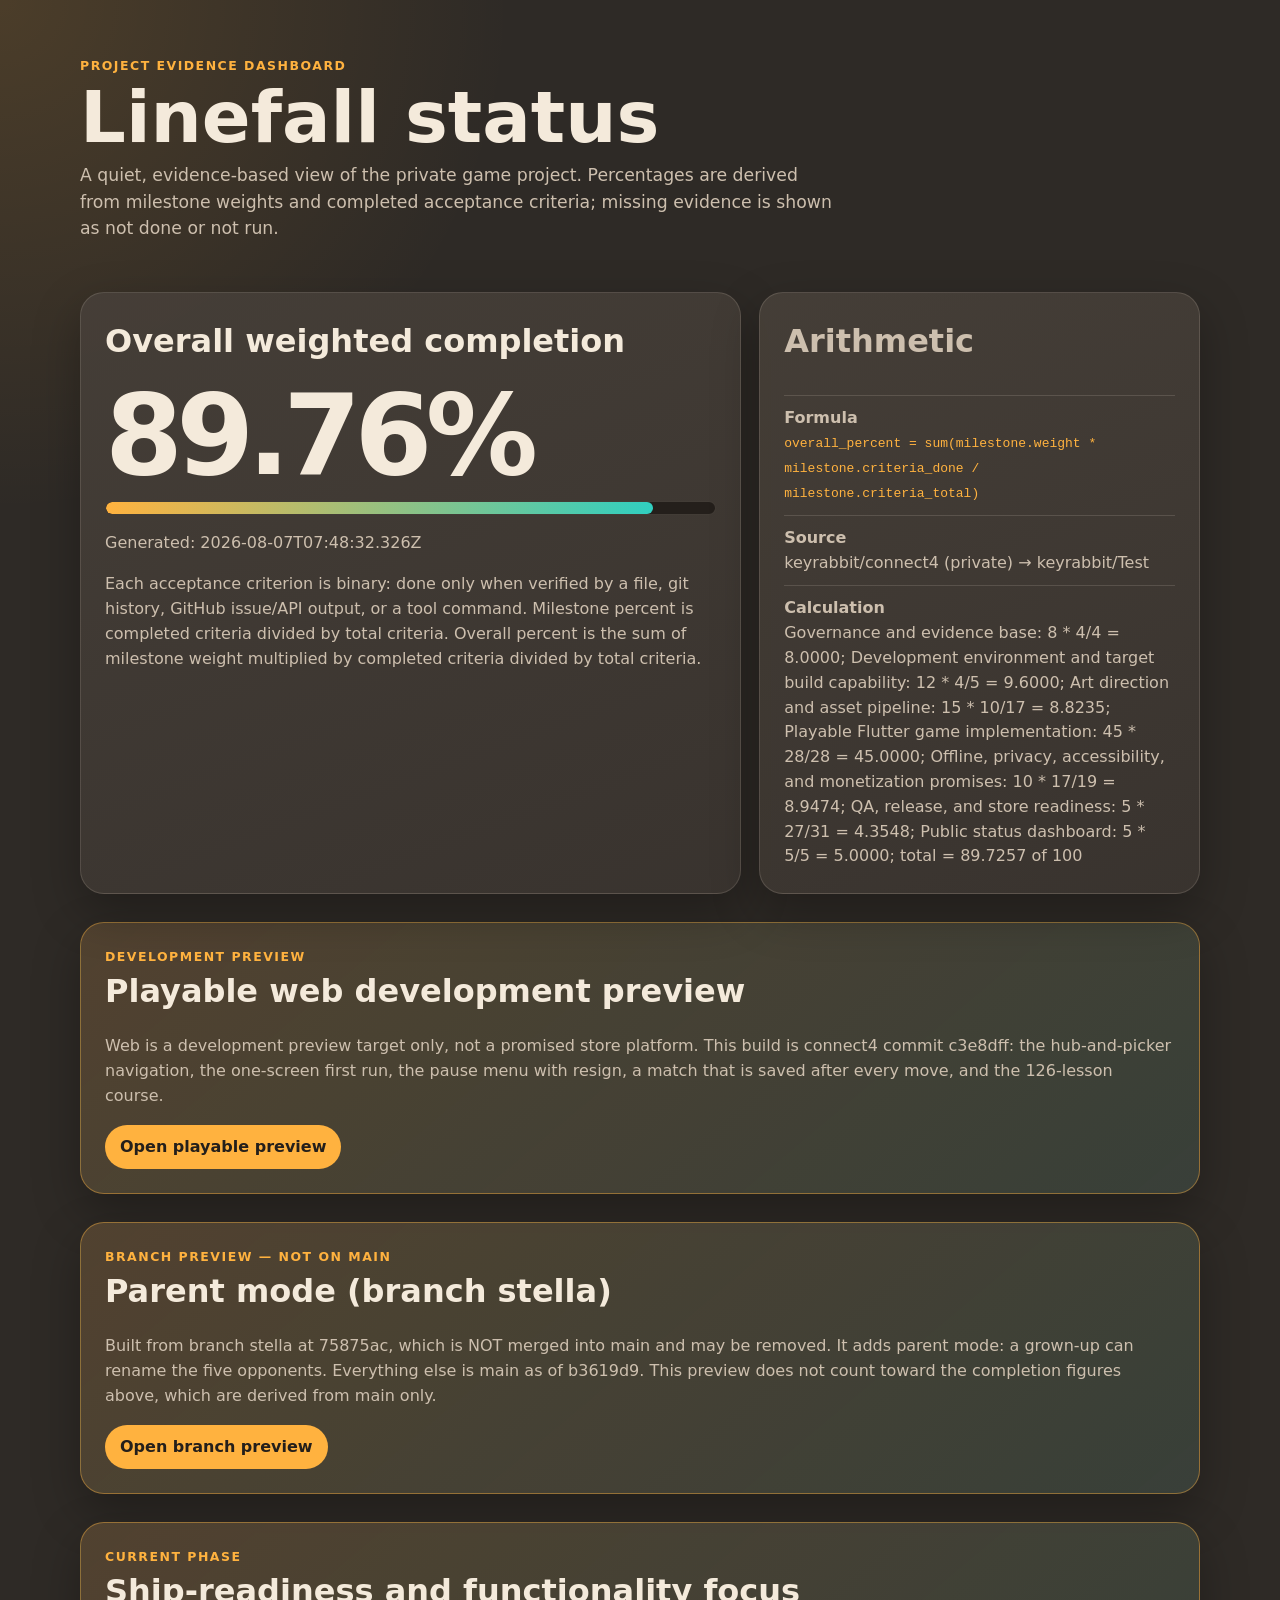
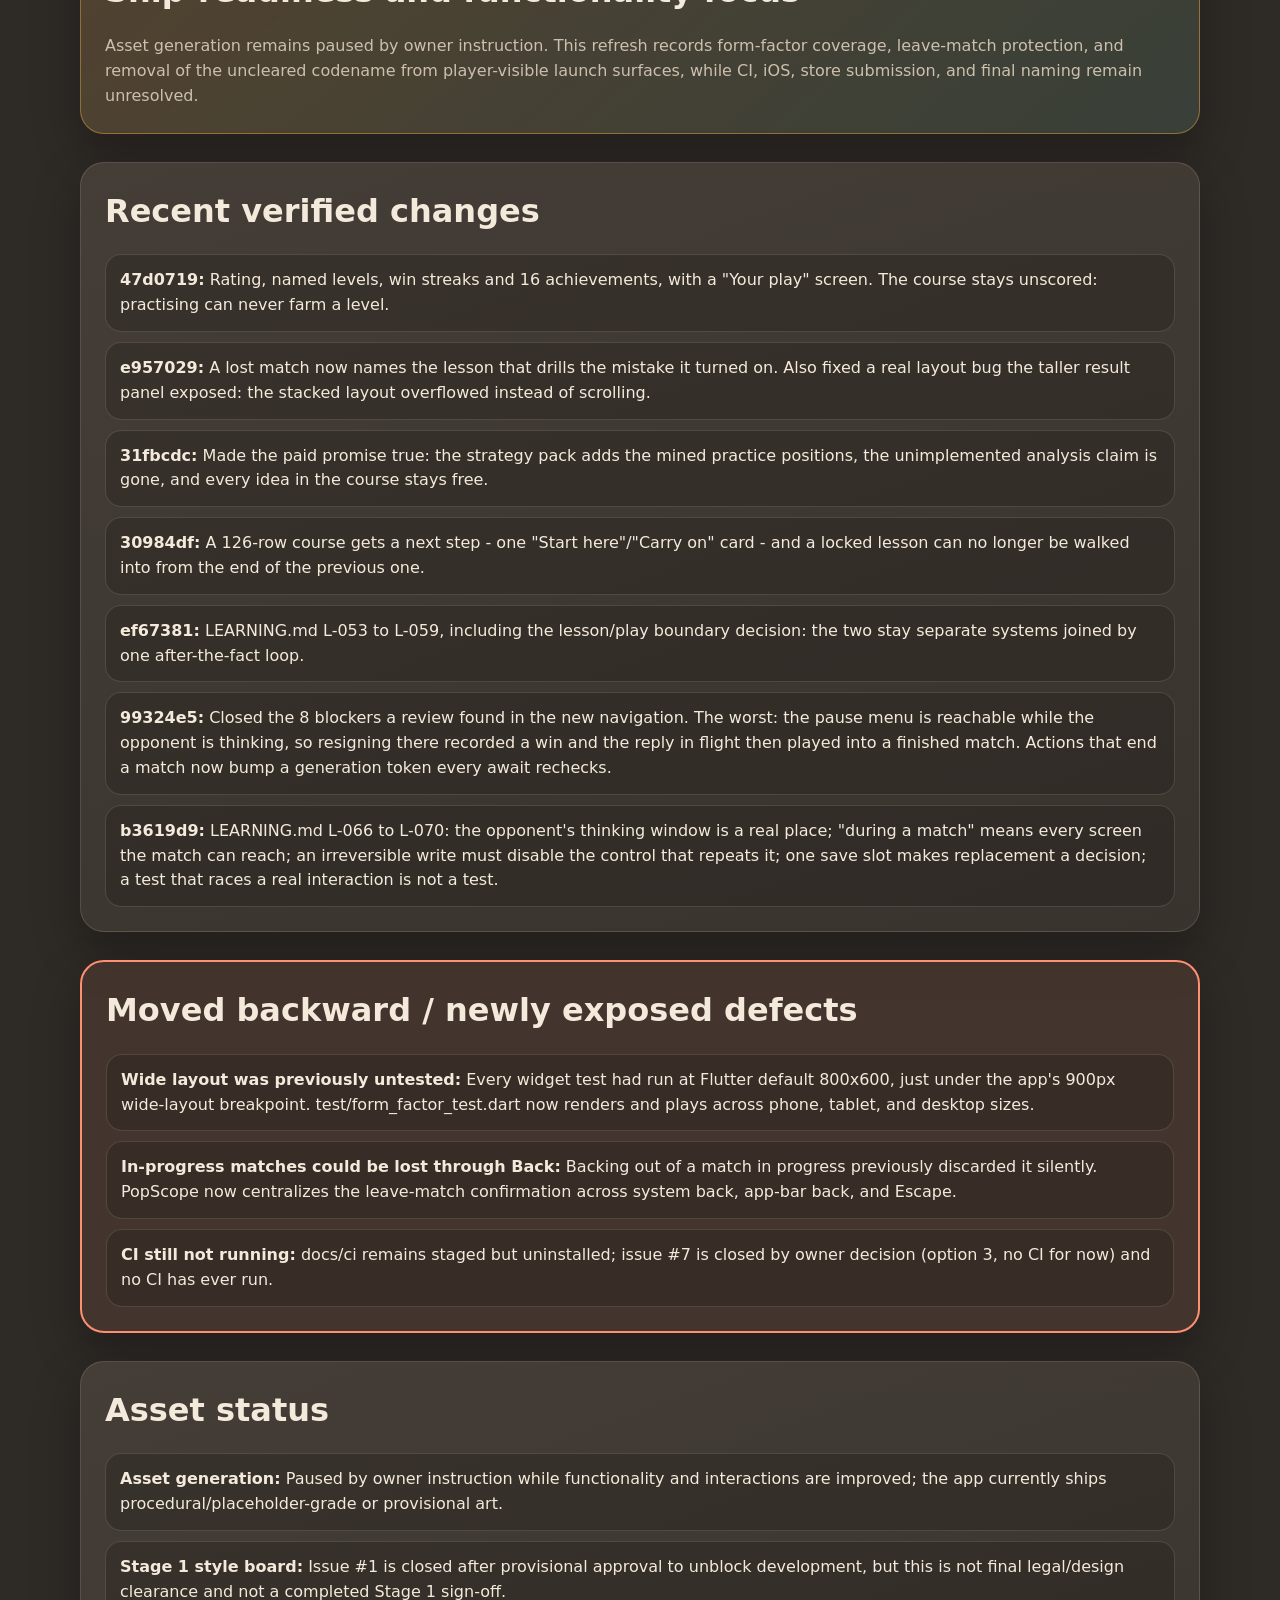
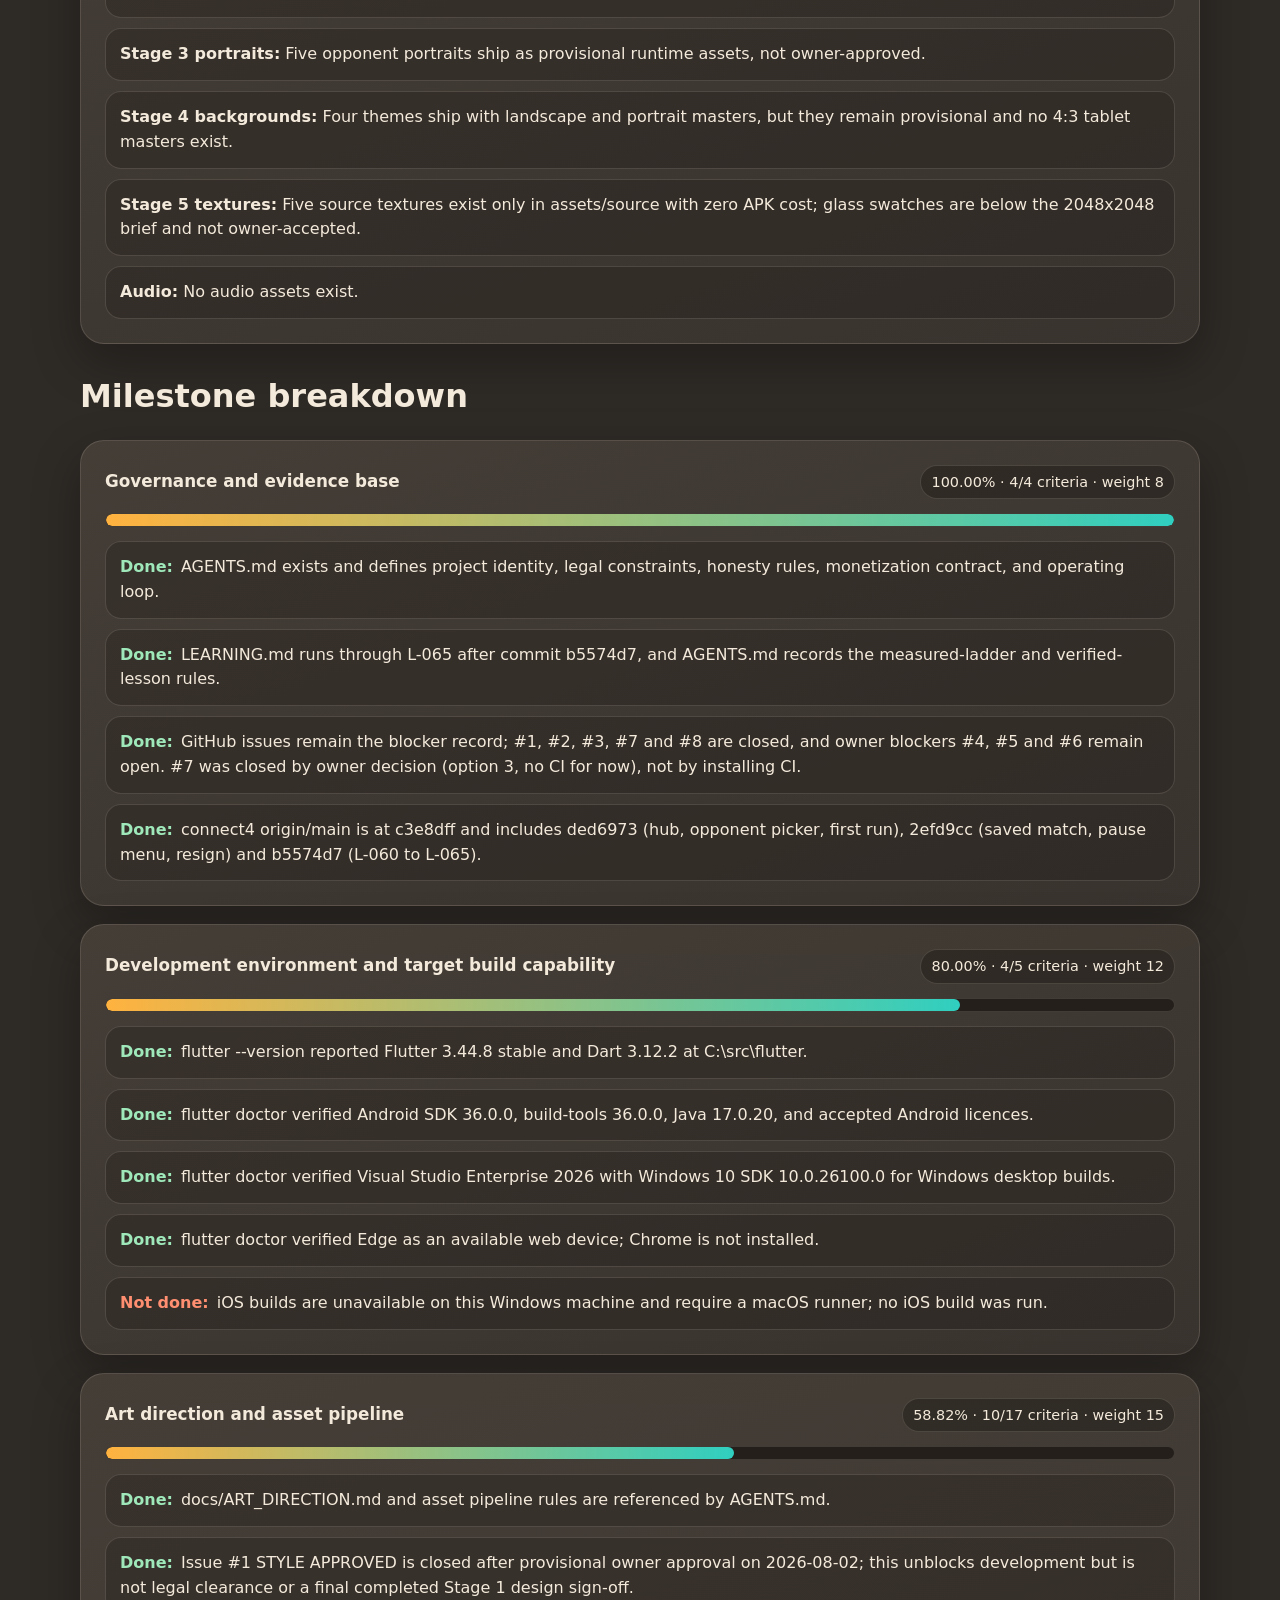
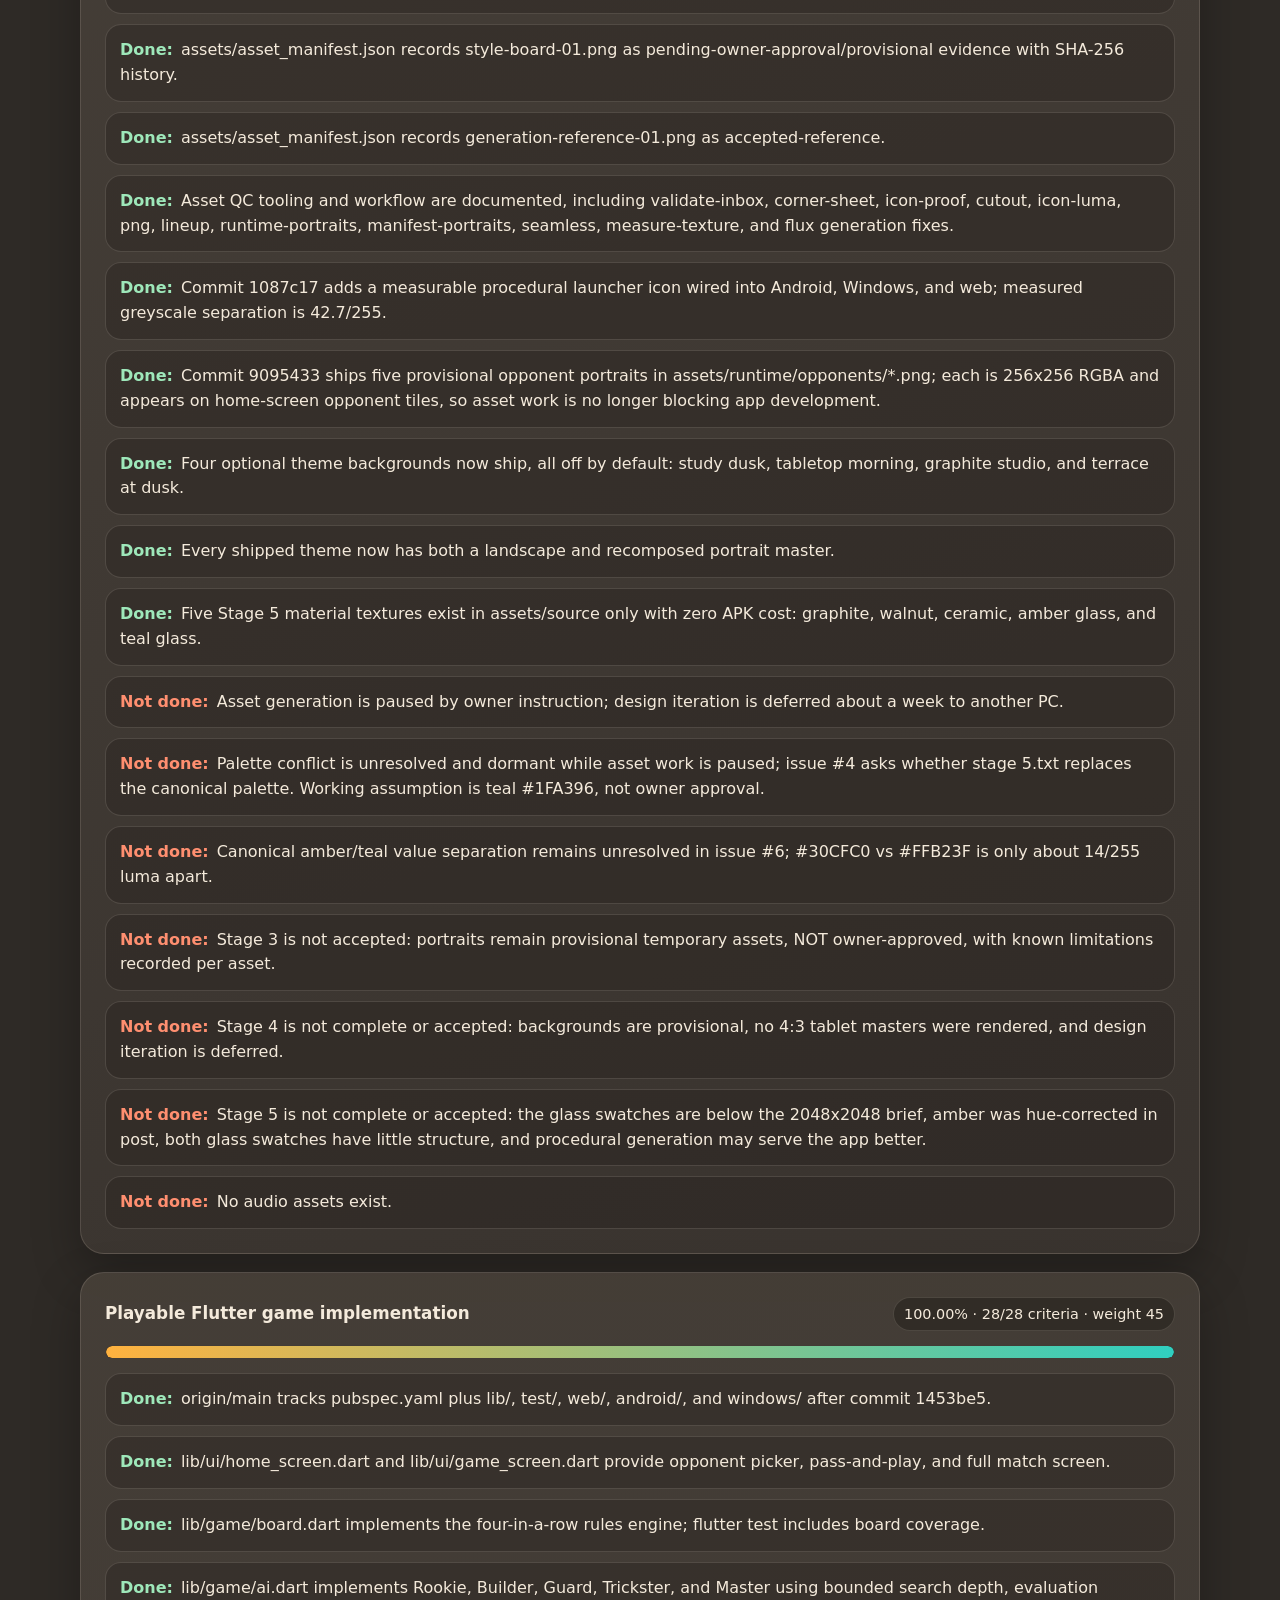
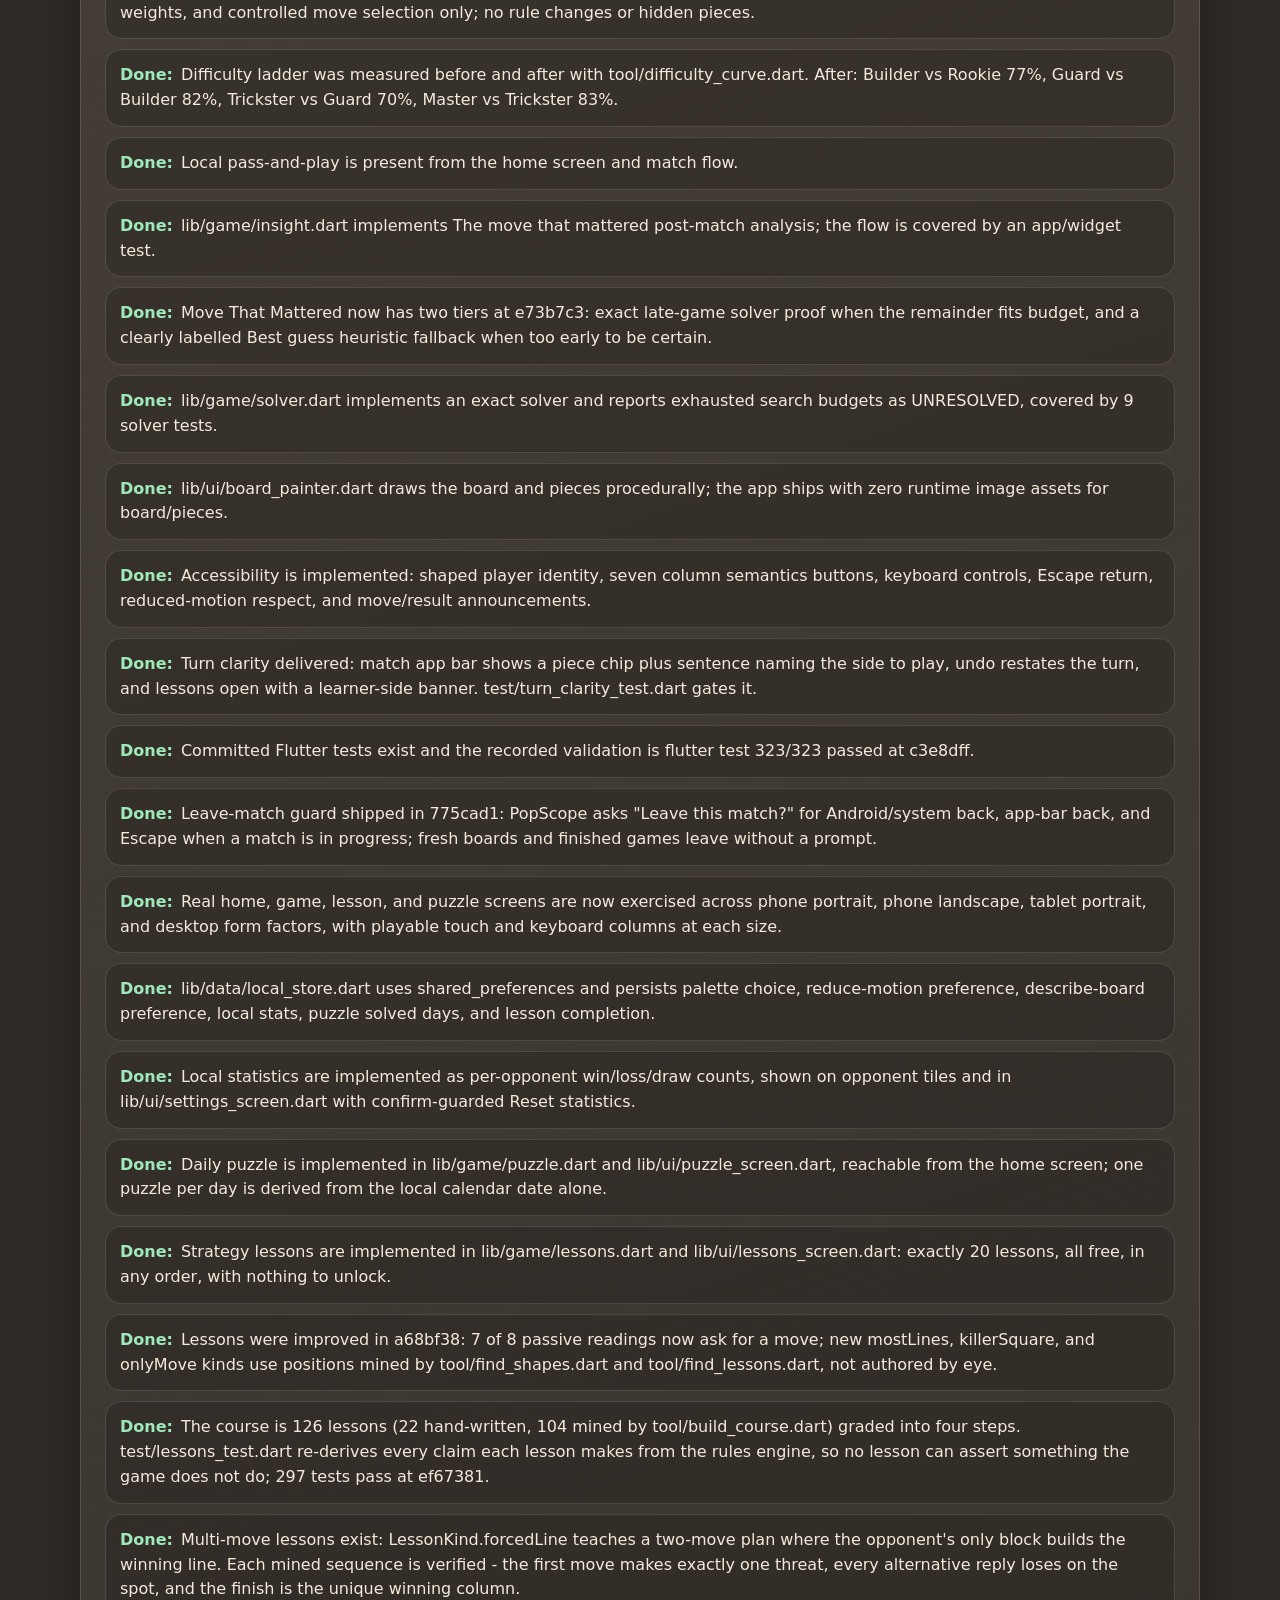
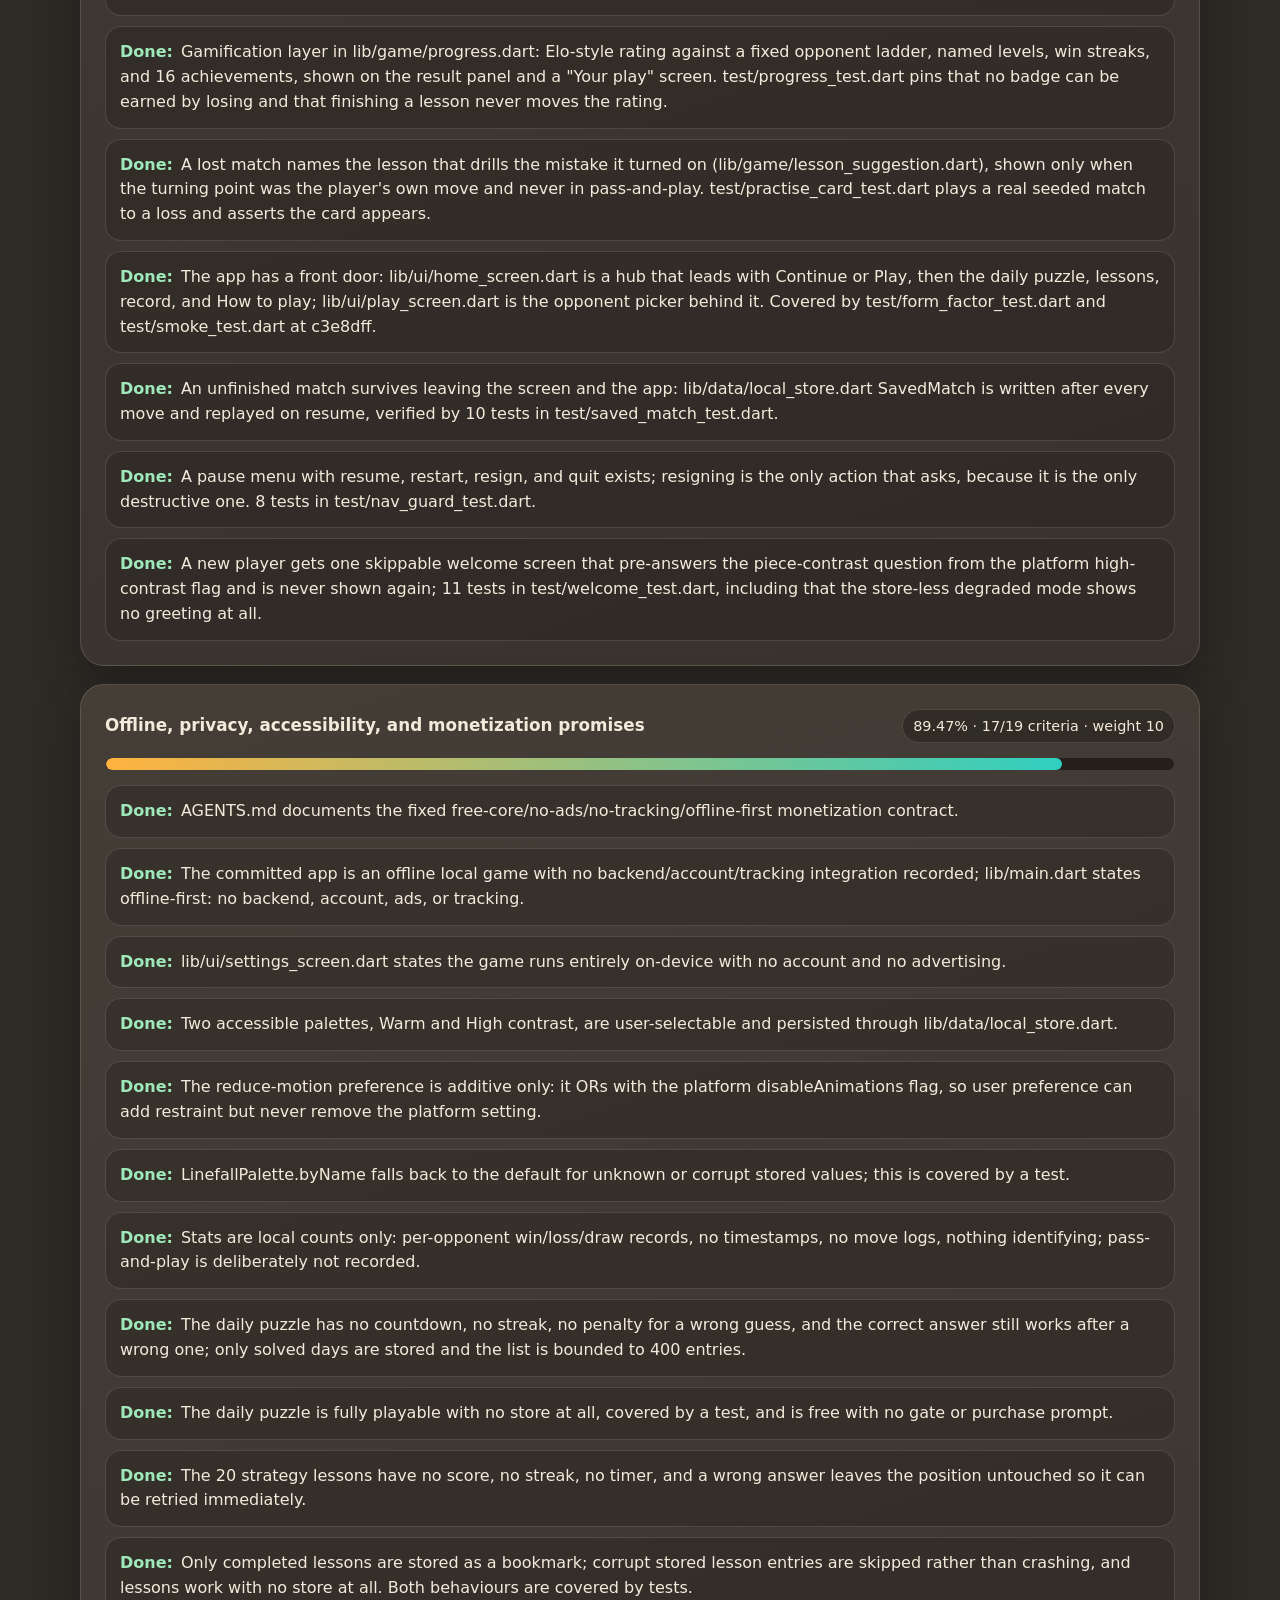
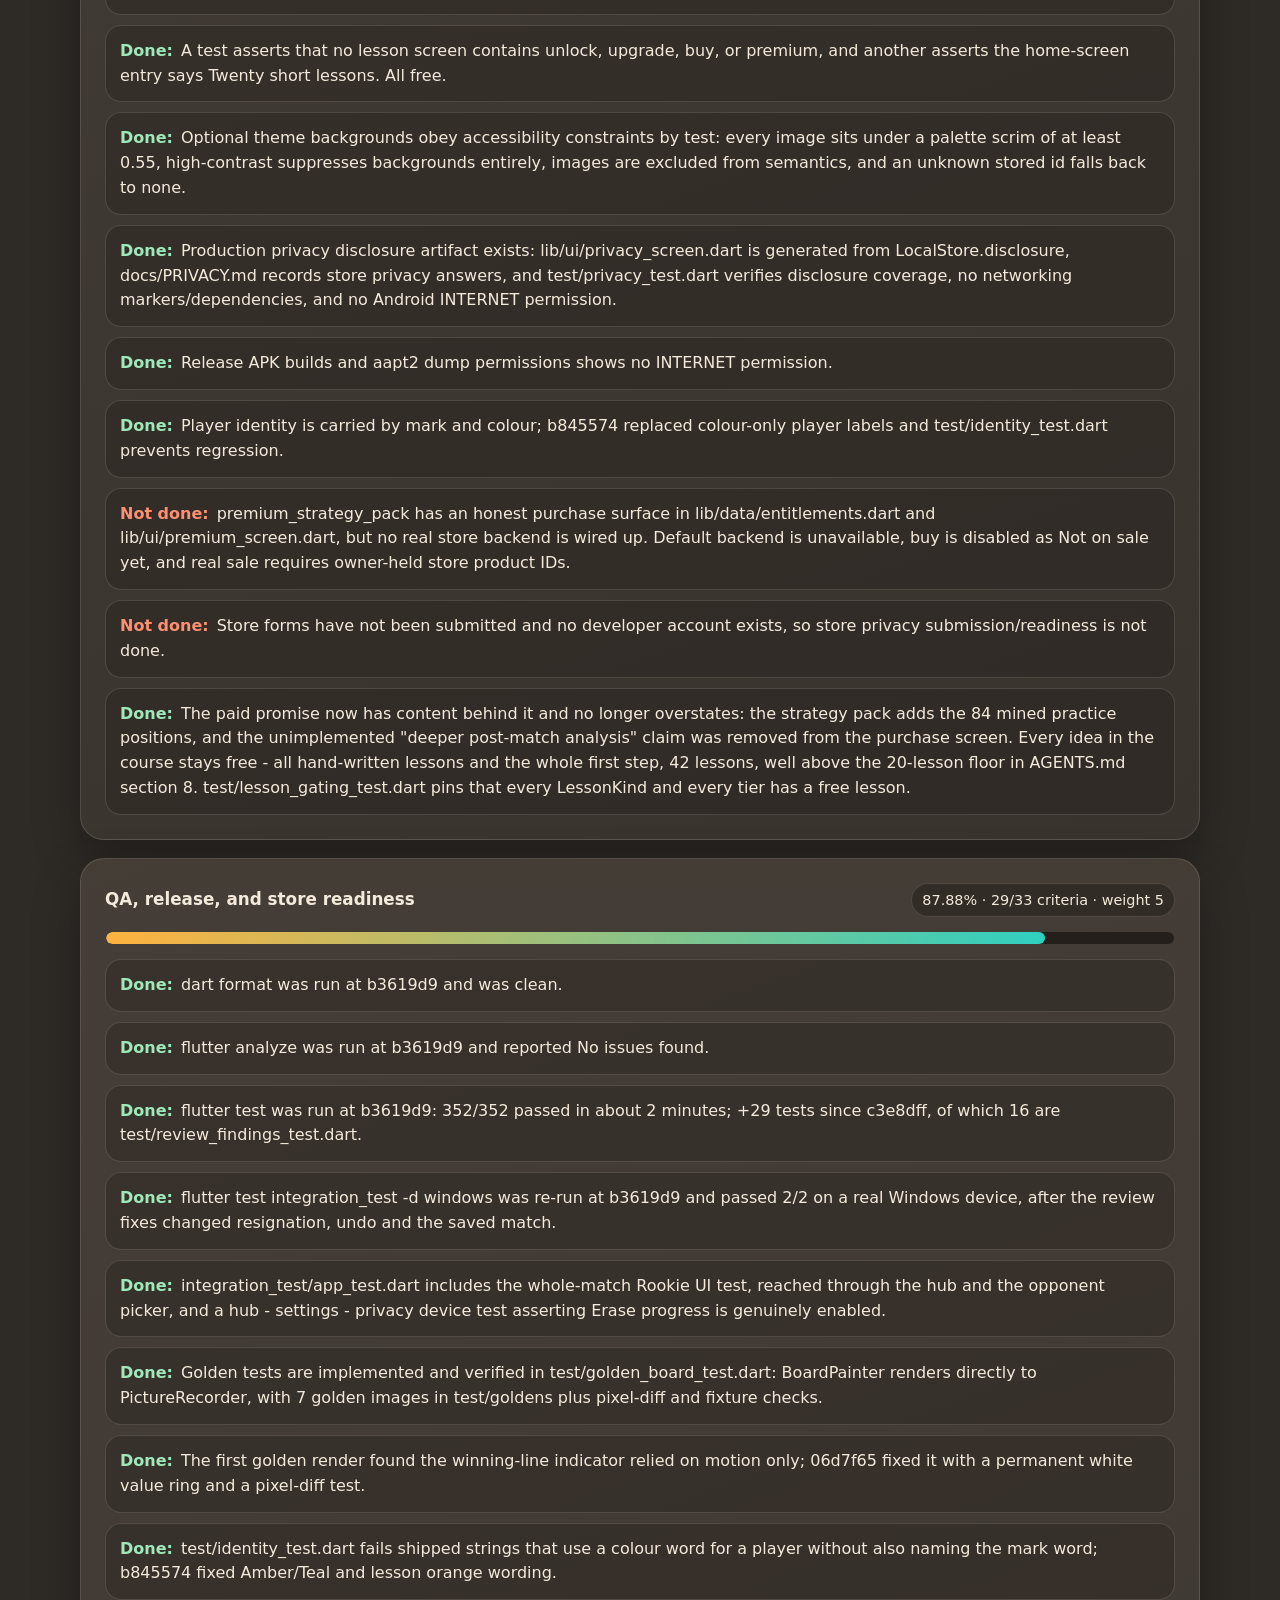
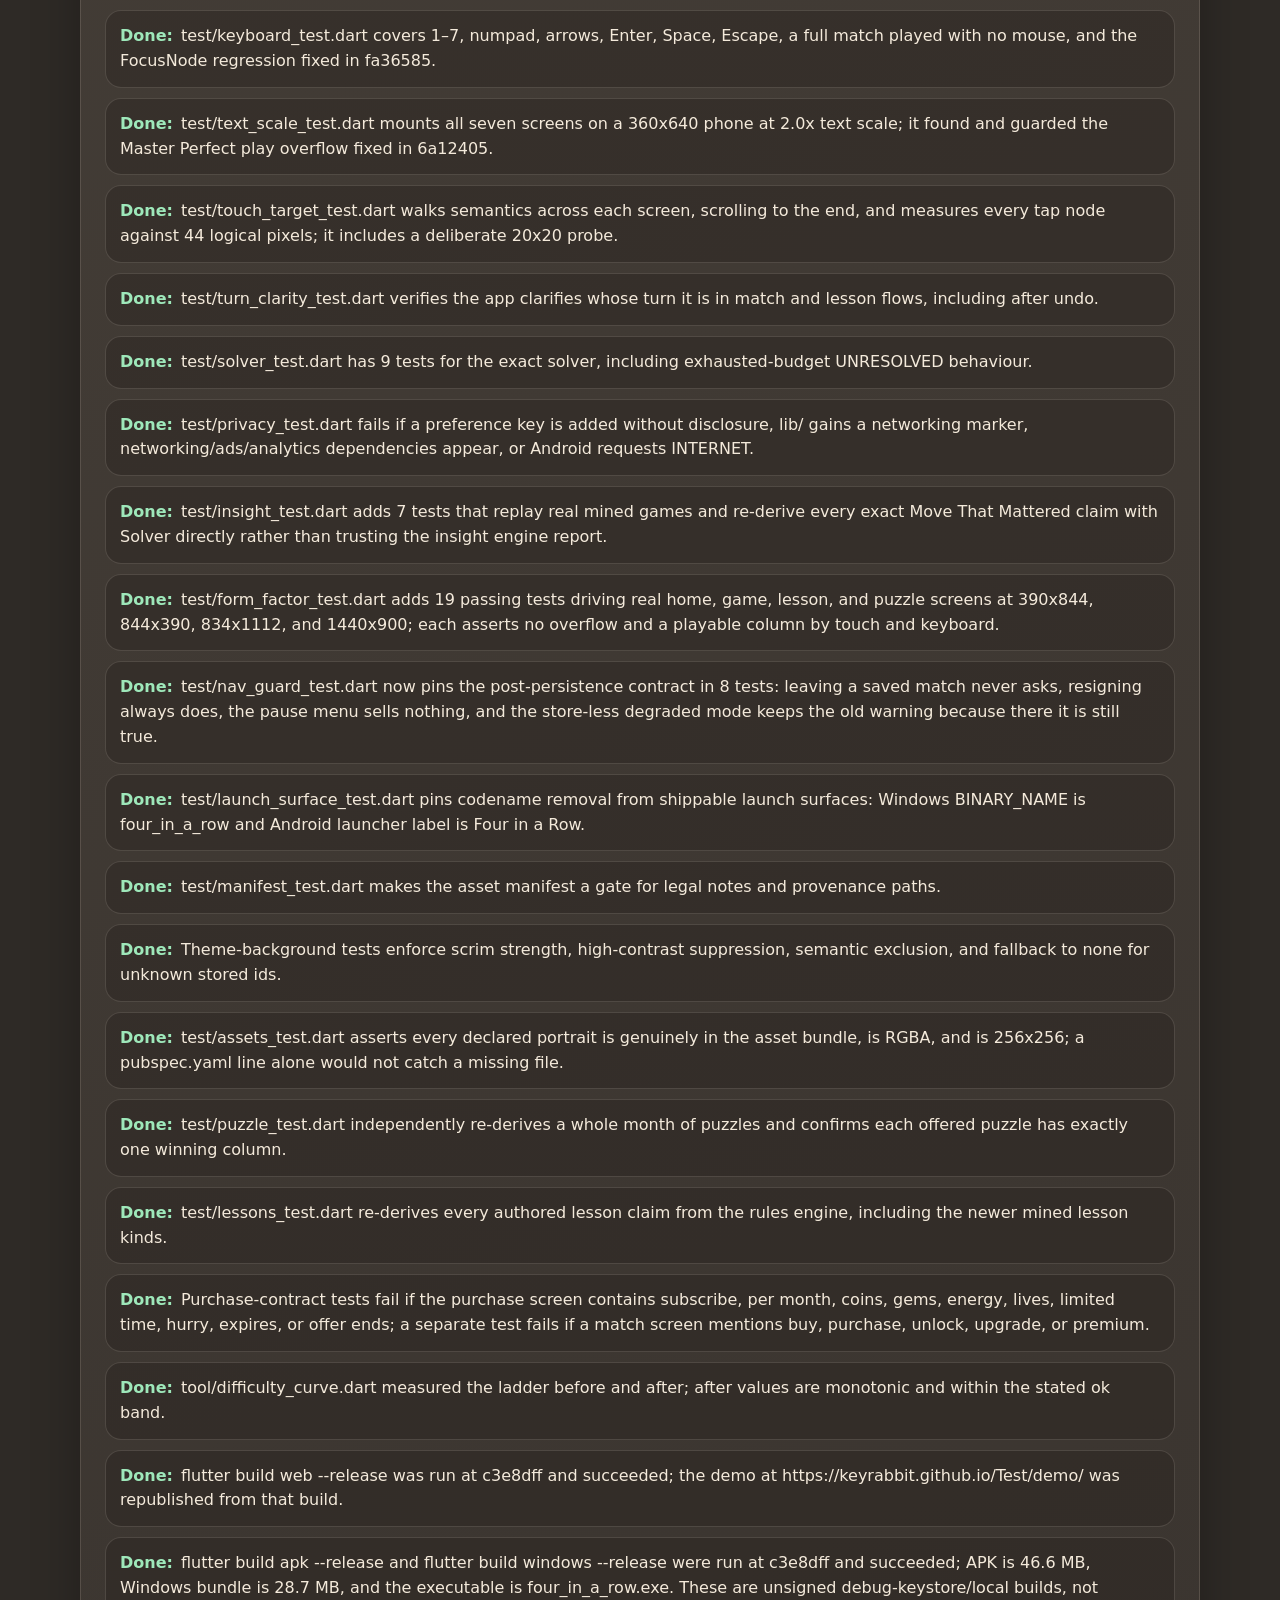
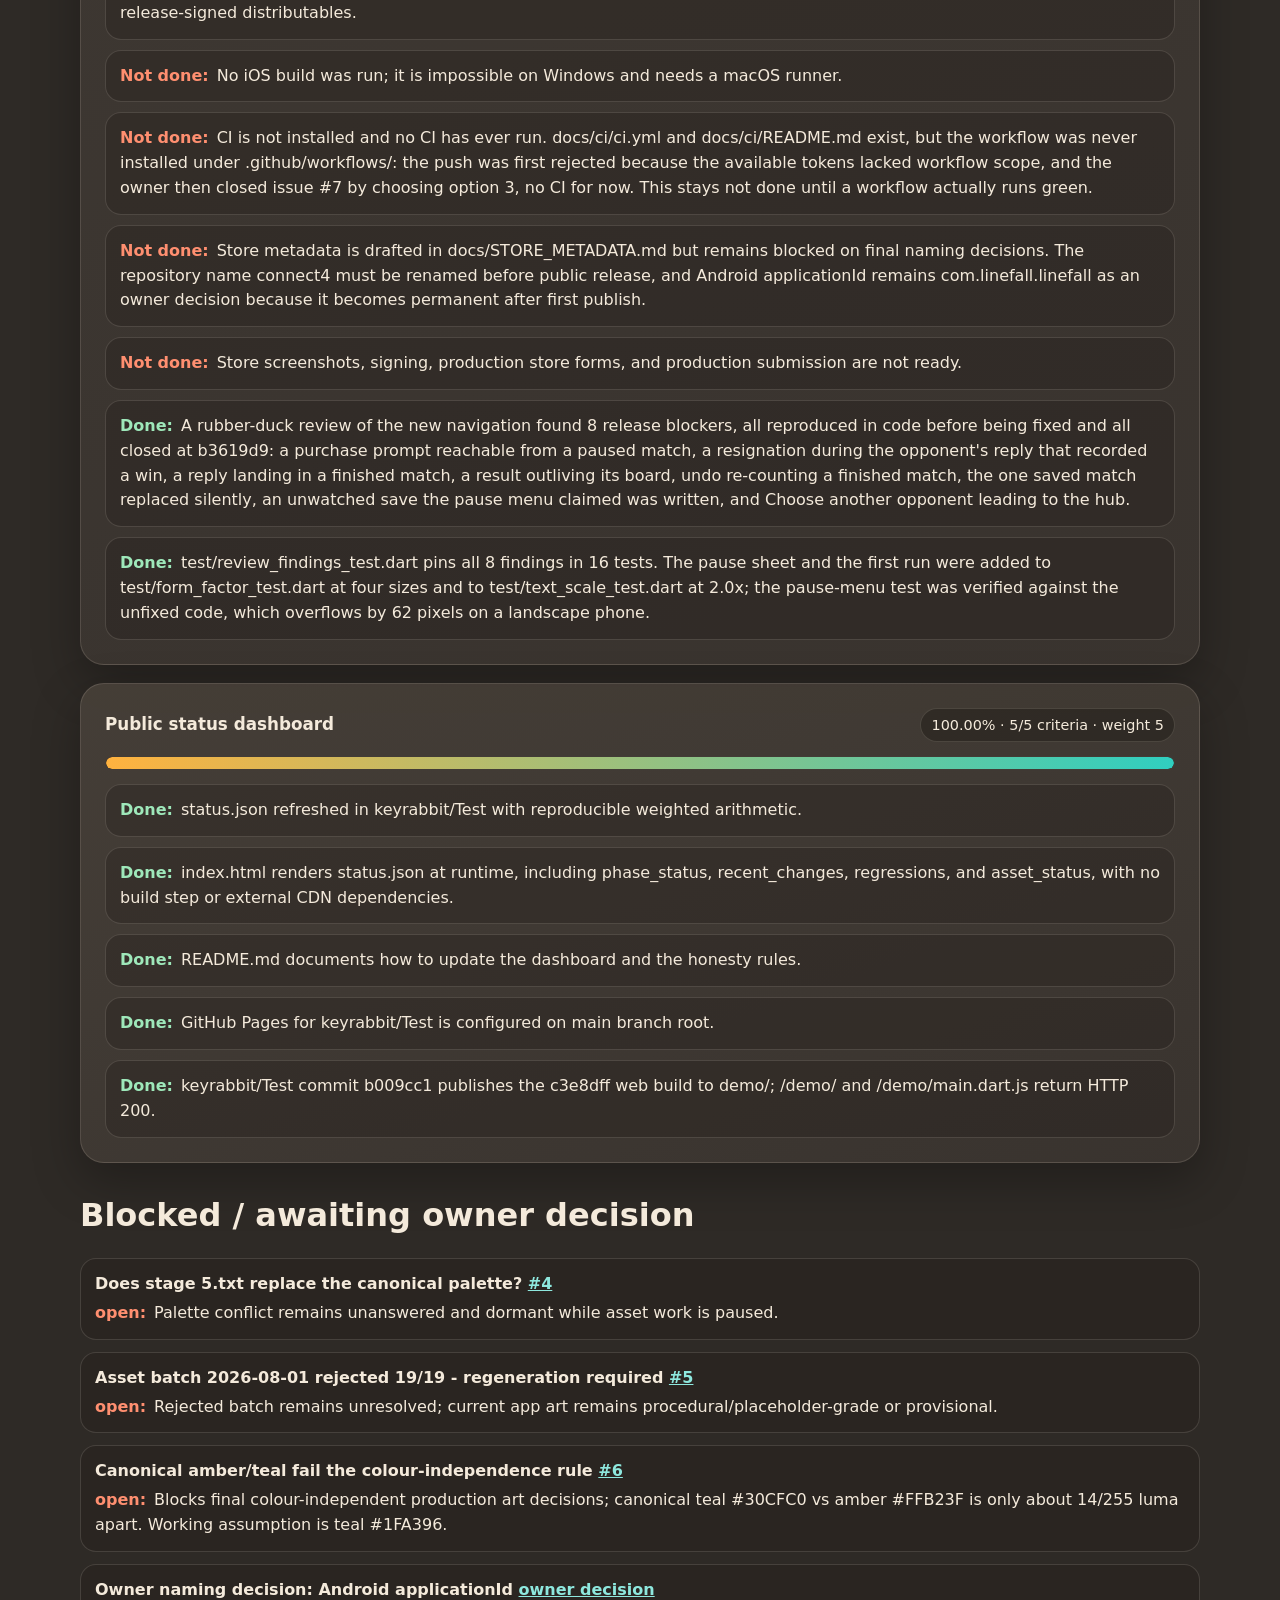
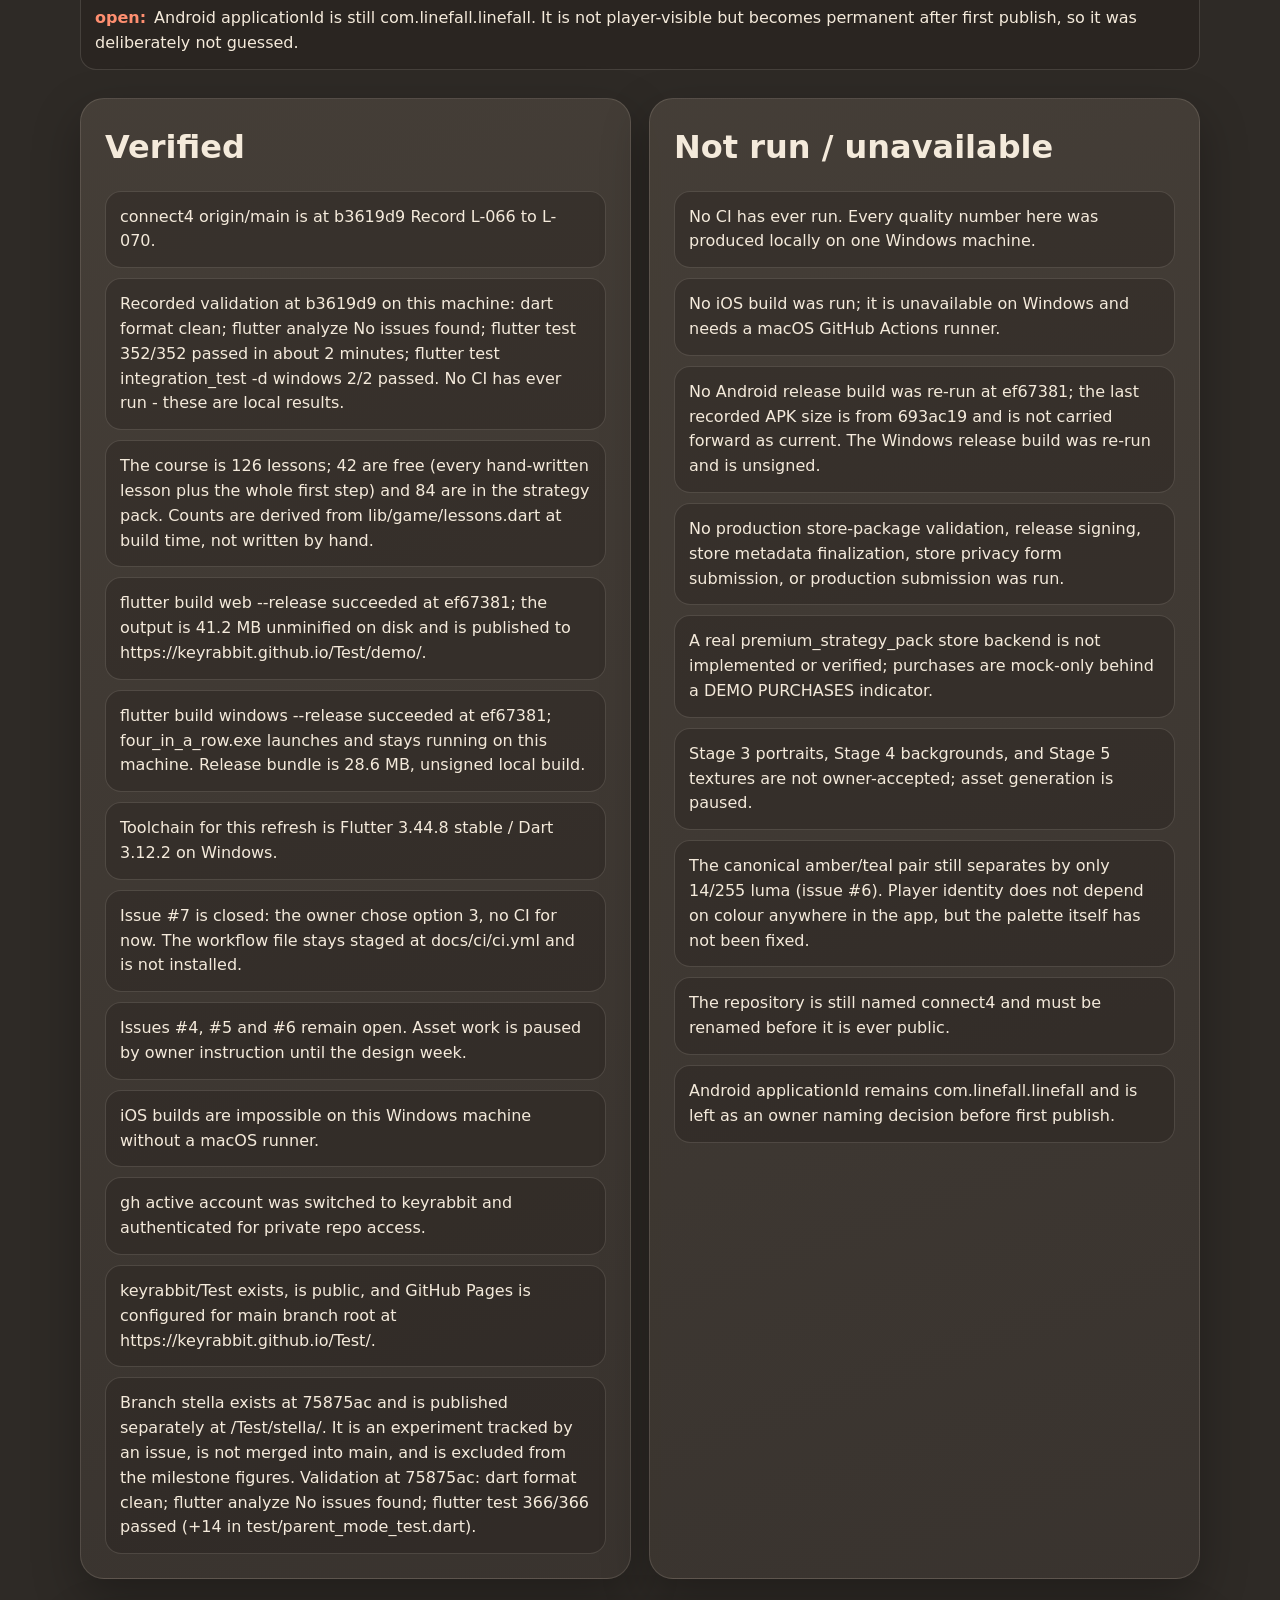
<file: index.html>
<!doctype html>
<html lang="en">
<head>
  <meta charset="utf-8">
  <meta name="viewport" content="width=device-width, initial-scale=1">
  <title>Linefall project status</title>
  <style>
    :root {
      color-scheme: dark;
      --bg: #2e2a26;
      --panel: #3a342f;
      --panel-2: #463f38;
      --text: #f4eadb;
      --muted: #cdbfae;
      --dim: #9e9082;
      --amber: #ffb23f;
      --teal: #30cfc0;
      --danger: #ff8f70;
      --line: rgba(244, 234, 219, 0.14);
      --shadow: rgba(0, 0, 0, 0.28);
      font-family: "Segoe UI", system-ui, -apple-system, BlinkMacSystemFont, sans-serif;
    }
    * { box-sizing: border-box; }
    body {
      margin: 0;
      min-height: 100vh;
      background:
        radial-gradient(circle at top left, rgba(255,178,63,0.14), transparent 32rem),
        radial-gradient(circle at bottom right, rgba(48,207,192,0.10), transparent 30rem),
        var(--bg);
      color: var(--text);
      line-height: 1.55;
    }
    a { color: #8ee8de; }
    header, main, footer { width: min(1120px, calc(100% - 32px)); margin: 0 auto; }
    header { padding: 56px 0 28px; }
    .eyebrow { color: var(--amber); text-transform: uppercase; letter-spacing: .12em; font-size: .78rem; font-weight: 700; }
    h1 { margin: 8px 0 10px; font-size: clamp(2.2rem, 6vw, 4.5rem); line-height: .95; }
    h2 { margin: 0 0 18px; font-size: clamp(1.35rem, 3vw, 2rem); }
    h3 { margin: 0; font-size: 1.05rem; }
    p { margin: 0; }
    .lede { max-width: 760px; color: var(--muted); font-size: 1.08rem; }
    .grid { display: grid; gap: 18px; }
    .summary { grid-template-columns: minmax(0, 1.2fr) minmax(280px, .8fr); align-items: stretch; margin: 22px 0; }
    .card {
      background: linear-gradient(160deg, rgba(70,63,56,.95), rgba(58,52,47,.95));
      border: 1px solid var(--line);
      border-radius: 24px;
      padding: 24px;
      box-shadow: 0 18px 48px var(--shadow);
    }
    .overall { display: flex; flex-direction: column; gap: 16px; }
    .big-number { font-size: clamp(3rem, 11vw, 7rem); line-height: .9; font-weight: 800; letter-spacing: -0.06em; }
    .stamp, .note, .meta { color: var(--muted); }
    .preview-card {
      border-color: rgba(255,178,63,.42);
      background: linear-gradient(140deg, rgba(255,178,63,.12), rgba(48,207,192,.08)), rgba(58,52,47,.95);
    }
    .preview-link {
      display: inline-flex;
      width: fit-content;
      margin-top: 16px;
      padding: 10px 15px;
      border-radius: 999px;
      background: var(--amber);
      color: #241f1b;
      font-weight: 800;
      text-decoration: none;
    }
    .preview-link:focus-visible { outline: 3px solid var(--teal); outline-offset: 3px; }
    .meta { display: grid; gap: 10px; }
    .meta div { border-top: 1px solid var(--line); padding-top: 10px; }
    .progress-shell {
      height: 14px;
      border-radius: 999px;
      border: 1px solid var(--line);
      background: #241f1b;
      overflow: hidden;
    }
    .progress-fill {
      height: 100%;
      width: 0;
      background: linear-gradient(90deg, var(--amber), var(--teal));
      border-radius: inherit;
      transition: width .4s ease;
    }
    section { margin: 28px 0; }
    .milestone { display: grid; gap: 14px; }
    .milestone-head { display: flex; gap: 14px; justify-content: space-between; align-items: baseline; }
    .pill {
      display: inline-flex;
      align-items: center;
      gap: 8px;
      border: 1px solid var(--line);
      border-radius: 999px;
      padding: 5px 10px;
      color: var(--text);
      background: rgba(36,31,27,.55);
      white-space: nowrap;
      font-size: .9rem;
    }
    .criteria { list-style: none; padding: 0; margin: 0; display: grid; gap: 10px; }
    .criteria li, .fact-list li, .blocker {
      border: 1px solid var(--line);
      background: rgba(36,31,27,.35);
      border-radius: 16px;
      padding: 13px 14px;
    }
    .status-label { font-weight: 700; margin-right: 8px; }
    .done { color: #9ee8ba; }
    .not-done { color: var(--danger); }
    .two-col { grid-template-columns: repeat(2, minmax(0, 1fr)); }
    .fact-list { list-style: none; padding: 0; margin: 0; display: grid; gap: 10px; }
    .blockers { display: grid; gap: 12px; }
    .blocker strong { display: block; margin-bottom: 4px; }
    .error {
      border: 2px solid var(--danger);
      background: rgba(255,143,112,.10);
    }
    footer { color: var(--dim); padding: 36px 0 56px; }
    code { color: var(--amber); }
    @media (max-width: 780px) {
      .summary, .two-col { grid-template-columns: 1fr; }
      header { padding-top: 34px; }
      .card { padding: 19px; border-radius: 20px; }
      .milestone-head { flex-direction: column; gap: 8px; }
    }
  </style>
</head>
<body>
  <header>
    <p class="eyebrow">Project evidence dashboard</p>
    <h1>Linefall status</h1>
    <p class="lede">A quiet, evidence-based view of the private game project. Percentages are derived from milestone weights and completed acceptance criteria; missing evidence is shown as not done or not run.</p>
  </header>

  <main id="app" aria-live="polite">
    <section class="card">
      <h2>Loading status.json…</h2>
      <p class="stamp">If this message remains, the dashboard could not read its source data.</p>
    </section>
  </main>

  <footer>
    <p>No external scripts, no build step. Source of truth: <code>status.json</code>.</p>
  </footer>

  <script>
    const app = document.getElementById('app');
    const pct = value => `${Number(value).toFixed(2)}%`;
    const esc = value => String(value ?? '').replace(/[&<>'"]/g, char => ({'&':'&amp;','<':'&lt;','>':'&gt;',"'":'&#39;','"':'&quot;'}[char]));
    const link = item => item.url ? `<a href="${esc(item.url)}">${esc(item.issue || item.url)}</a>` : esc(item.issue || '');

    function progress(value, label) {
      const safe = Math.max(0, Math.min(100, Number(value) || 0));
      return `<div class="progress-shell" role="progressbar" aria-label="${esc(label)}" aria-valuemin="0" aria-valuemax="100" aria-valuenow="${safe.toFixed(2)}"><div class="progress-fill" style="width:${safe}%"></div></div>`;
    }

    function renderList(items, emptyText) {
      if (!items || items.length === 0) return `<p class="note">${esc(emptyText)}</p>`;
      return `<ul class="fact-list">${items.map(item => `<li>${esc(item)}</li>`).join('')}</ul>`;
    }

    function renderChanges(items) {
      if (!items || items.length === 0) return '';
      return `<section class="card" aria-labelledby="changes-heading">
        <h2 id="changes-heading">Recent verified changes</h2>
        <ul class="fact-list">${items.map(item => `
          <li><strong>${esc(item.commit || 'verified')}:</strong> ${esc(item.summary || item)}</li>`).join('')}</ul>
      </section>`;
    }

    function renderRegressions(items) {
      if (!items || items.length === 0) return '';
      return `<section class="card error" aria-labelledby="regressions-heading">
        <h2 id="regressions-heading">Moved backward / newly exposed defects</h2>
        <ul class="fact-list">${items.map(item => `
          <li><strong>${esc(item.title || 'Regression')}:</strong> ${esc(item.evidence || item)}</li>`).join('')}</ul>
      </section>`;
    }

    function renderAssetStatus(items) {
      if (!items || items.length === 0) return '';
      return `<section class="card" aria-labelledby="asset-status-heading">
        <h2 id="asset-status-heading">Asset status</h2>
        <ul class="fact-list">${items.map(item => `
          <li><strong>${esc(item.stage || 'Asset')}:</strong> ${esc(item.status || item)}</li>`).join('')}</ul>
      </section>`;
    }

    function renderPhase(item) {
      if (!item) return '';
      return `<section class="card preview-card" aria-labelledby="phase-heading">
        <p class="eyebrow">Current phase</p>
        <h2 id="phase-heading">${esc(item.title || 'Phase update')}</h2>
        <p class="note">${esc(item.summary || '')}</p>
      </section>`;
    }

    function render(data) {
      document.title = `Linefall status — ${pct(data.overall_percent_complete)}`;
      const milestones = (data.milestones || []).map(m => `
        <article class="card milestone">
          <div class="milestone-head">
            <h3>${esc(m.name)}</h3>
            <span class="pill">${pct(m.percent_complete)} · ${esc(m.criteria_done)}/${esc(m.criteria_total)} criteria · weight ${esc(m.weight)}</span>
          </div>
          ${progress(m.percent_complete, `${m.name} completion`)}
          <ul class="criteria">
            ${(m.acceptance_criteria || []).map(c => `
              <li>
                <span class="status-label ${c.done ? 'done' : 'not-done'}">${c.done ? 'Done' : 'Not done'}:</span>${esc(c.evidence)}
              </li>`).join('')}
          </ul>
        </article>`).join('');

      const blockers = (data.blockers || []).map(b => `
        <article class="blocker">
          <strong>${esc(b.title)} ${link(b)}</strong>
          <p><span class="status-label not-done">${esc(b.status || 'open')}:</span>${esc(b.impact)}</p>
        </article>`).join('') || '<p class="note">No blockers recorded.</p>';

      const environment = (data.environment || []).map(e => `<div><strong>${esc(e.name)}</strong><br>${esc(e.value)}</div>`).join('');
      const preview = data.demo_preview?.url ? `
        <section class="card preview-card" aria-labelledby="preview-heading">
          <p class="eyebrow">Development preview</p>
          <h2 id="preview-heading">${esc(data.demo_preview.label || 'Playable web preview')}</h2>
          <p class="note">${esc(data.demo_preview.note || 'Web is a development preview target only.')}</p>
          <a class="preview-link" href="${esc(data.demo_preview.url)}">Open playable preview</a>
        </section>` : '';
      const branchPreview = data.branch_preview?.url ? `
        <section class="card preview-card" aria-labelledby="branch-preview-heading">
          <p class="eyebrow">Branch preview — not on main</p>
          <h2 id="branch-preview-heading">${esc(data.branch_preview.label || 'Branch preview')}</h2>
          <p class="note">${esc(data.branch_preview.note || '')}</p>
          <a class="preview-link" href="${esc(data.branch_preview.url)}">Open branch preview</a>
        </section>` : '';
      const changes = renderChanges(data.recent_changes);
      const regressions = renderRegressions(data.regressions);
      const assetStatus = renderAssetStatus(data.asset_status);
      const phase = renderPhase(data.phase_status);

      app.innerHTML = `
        <section class="grid summary" aria-labelledby="overall-heading">
          <div class="card overall">
            <div>
              <h2 id="overall-heading">Overall weighted completion</h2>
              <div class="big-number">${pct(data.overall_percent_complete)}</div>
            </div>
            ${progress(data.overall_percent_complete, 'Overall weighted completion')}
            <p class="stamp">Generated: <time datetime="${esc(data.generated_at)}">${esc(data.generated_at)}</time></p>
            <p class="note">${esc(data.methodology?.summary || '')}</p>
          </div>
          <aside class="card meta" aria-labelledby="method-heading">
            <h2 id="method-heading">Arithmetic</h2>
            <div><strong>Formula</strong><br><code>${esc(data.methodology?.formula || '')}</code></div>
            <div><strong>Source</strong><br>${esc(data.source_repository)} → ${esc(data.dashboard_repository)}</div>
            <div><strong>Calculation</strong><br>${esc(data.methodology?.arithmetic || '')}</div>
          </aside>
        </section>

        ${preview}
        ${branchPreview}

        ${phase}

        ${changes}

        ${regressions}

        ${assetStatus}

        <section aria-labelledby="milestones-heading">
          <h2 id="milestones-heading">Milestone breakdown</h2>
          <div class="grid">${milestones}</div>
        </section>

        <section aria-labelledby="blockers-heading">
          <h2 id="blockers-heading">Blocked / awaiting owner decision</h2>
          <div class="blockers">${blockers}</div>
        </section>

        <section class="grid two-col">
          <div class="card" aria-labelledby="verified-heading">
            <h2 id="verified-heading">Verified</h2>
            ${renderList(data.verified_facts, 'No verified facts recorded.')}
          </div>
          <div class="card" aria-labelledby="not-run-heading">
            <h2 id="not-run-heading">Not run / unavailable</h2>
            ${renderList(data.not_run, 'Nothing listed as not run.')}
          </div>
        </section>

        <section class="card" aria-labelledby="environment-heading">
          <h2 id="environment-heading">Environment</h2>
          <div class="meta">${environment}</div>
        </section>`;
    }

    fetch('status.json', { cache: 'no-store' })
      .then(response => {
        if (!response.ok) throw new Error(`HTTP ${response.status} while loading status.json`);
        return response.json();
      })
      .then(render)
      .catch(error => {
        app.innerHTML = `<section class="card error" role="alert"><h2>Status data failed to load</h2><p>The dashboard did not render fallback numbers. Fix <code>status.json</code> or the Pages deployment.</p><p>${esc(error.message)}</p></section>`;
      });
  </script>
</body>
</html>
</file>
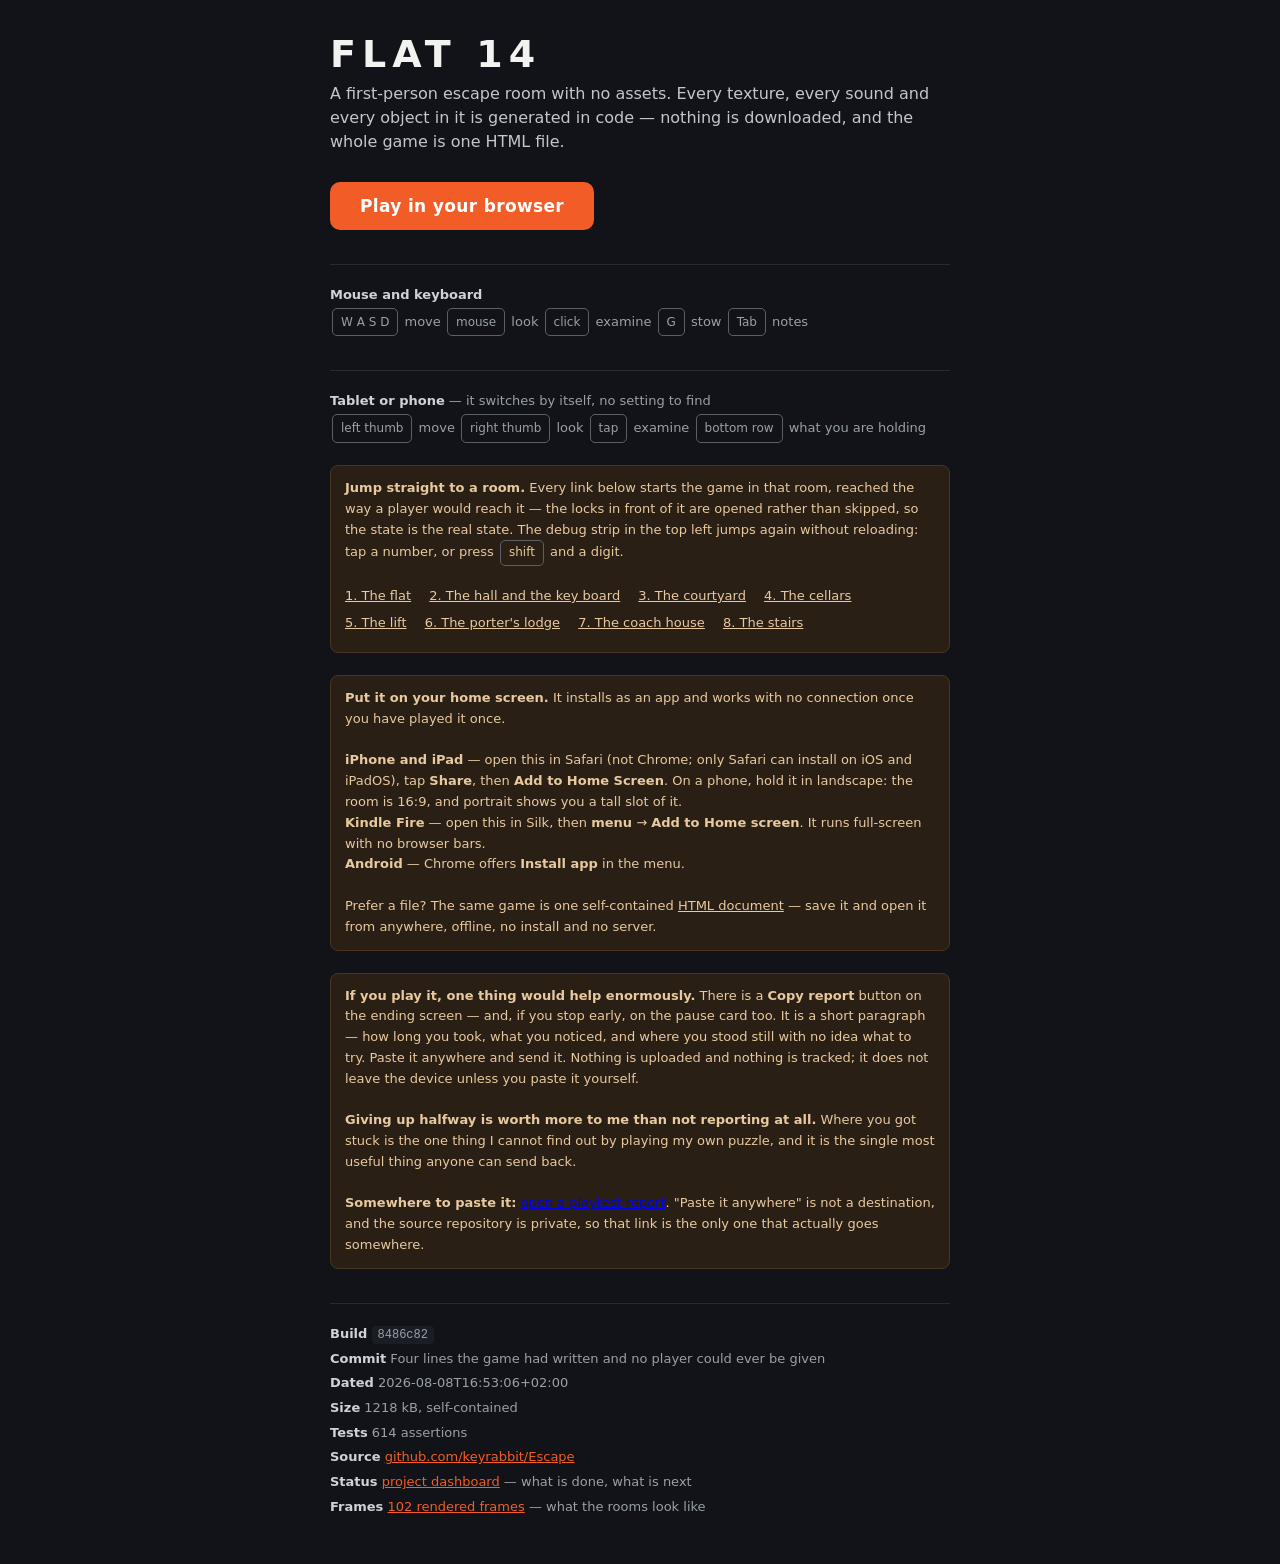
<file: flat-14/index.html>
<!DOCTYPE html>
<html lang="en">
<head>
<meta charset="utf-8">
<meta name="viewport" content="width=device-width,initial-scale=1">
<title>Flat 14 — playable demo</title>
<style>
  *{box-sizing:border-box}
  body{margin:0;min-height:100vh;background:#111318;color:#f2f2f0;
    font-family:"Segoe UI",Inter,system-ui,-apple-system,sans-serif;
    display:flex;align-items:center;justify-content:center;padding:32px}
  main{max-width:620px;width:100%}
  h1{font-size:38px;letter-spacing:.16em;font-weight:600;margin:0 0 6px}
  .sub{color:#c3c6cb;font-size:16px;margin:0 0 28px;line-height:1.5}
  a.play{display:inline-block;background:#f25c26;color:#fff;text-decoration:none;
    font-weight:600;font-size:17px;padding:14px 30px;border-radius:10px;
    letter-spacing:.02em}
  a.play:hover{background:#ff6d38}
  .meta{margin-top:34px;border-top:1px solid #262a31;padding-top:18px;
    font-size:13px;color:#9aa0a8;line-height:1.9}
  .meta b{color:#cfd2d6;font-weight:600}
  code{background:#1a1d23;padding:2px 6px;border-radius:4px;font-size:12px}
  .k{display:inline-block;padding:2px 8px;border-radius:5px;border:1px solid #5a6068;
    margin:0 2px;font-size:12px}
  .warn{margin-top:22px;padding:12px 14px;border-radius:8px;background:#2a1f14;
    border:1px solid #4a3520;color:#e8c9a0;font-size:13px;line-height:1.6}
</style>
</head>
<body>
<main>
  <h1>FLAT 14</h1>
  <p class="sub">A first-person escape room with no assets. Every texture, every
  sound and every object in it is generated in code — nothing is downloaded, and
  the whole game is one HTML file.</p>

  <a class="play" href="play/">Play in your browser</a>

  <p class="meta">
    <b>Mouse and keyboard</b><br>
    <span class="k">W A S D</span> move
    <span class="k">mouse</span> look
    <span class="k">click</span> examine
    <span class="k">G</span> stow
    <span class="k">Tab</span> notes
  </p>

  <p class="meta">
    <b>Tablet or phone</b> — it switches by itself, no setting to find<br>
    <span class="k">left thumb</span> move
    <span class="k">right thumb</span> look
    <span class="k">tap</span> examine
    <span class="k">bottom row</span> what you are holding
  </p>

  <div class="warn">
    <b>Jump straight to a room.</b> Every link below starts the game in that
    room, reached the way a player would reach it — the locks in front of it
    are opened rather than skipped, so the state is the real state. The debug
    strip in the top left jumps again without reloading: tap a number, or press
    <span class="k">shift</span> and a digit.<br><br>
    <a href="play/?debug=1&amp;room=1" style="color:#e8c9a0;display:inline-block;margin:0 14px 6px 0">1. The flat</a>
    <a href="play/?debug=1&amp;room=2" style="color:#e8c9a0;display:inline-block;margin:0 14px 6px 0">2. The hall and the key board</a>
    <a href="play/?debug=1&amp;room=3" style="color:#e8c9a0;display:inline-block;margin:0 14px 6px 0">3. The courtyard</a>
    <a href="play/?debug=1&amp;room=4" style="color:#e8c9a0;display:inline-block;margin:0 14px 6px 0">4. The cellars</a>
    <a href="play/?debug=1&amp;room=5" style="color:#e8c9a0;display:inline-block;margin:0 14px 6px 0">5. The lift</a>
    <a href="play/?debug=1&amp;room=6" style="color:#e8c9a0;display:inline-block;margin:0 14px 6px 0">6. The porter's lodge</a>
    <a href="play/?debug=1&amp;room=7" style="color:#e8c9a0;display:inline-block;margin:0 14px 6px 0">7. The coach house</a>
    <a href="play/?debug=1&amp;room=8" style="color:#e8c9a0;display:inline-block;margin:0 14px 6px 0">8. The stairs</a>
  </div>

  <div class="warn">
    <b>Put it on your home screen.</b> It installs as an app and works with no
    connection once you have played it once.<br><br>
    <b>iPhone and iPad</b> — open this in Safari (not Chrome; only Safari can
    install on iOS and iPadOS), tap <b>Share</b>, then <b>Add to Home
    Screen</b>. On a phone, hold it in landscape: the room is 16:9, and
    portrait shows you a tall slot of it.<br>
    <b>Kindle Fire</b> — open this in Silk, then <b>menu</b> → <b>Add to Home
    screen</b>. It runs full-screen with no browser bars.<br>
    <b>Android</b> — Chrome offers <b>Install app</b> in the menu.<br><br>
    Prefer a file? The same game is one self-contained
    <a href="play/" style="color:#e8c9a0">HTML document</a> — save it and open
    it from anywhere, offline, no install and no server.
  </div>

  <div class="warn">
    <b>If you play it, one thing would help enormously.</b> There is a
    <b>Copy report</b> button on the ending screen — and, if you stop early, on
    the pause card too. It is a short paragraph — how long you took, what you
    noticed, and where you stood still with no idea what to try. Paste it
    anywhere and send it. Nothing is uploaded and nothing is tracked; it does
    not leave the device unless you paste it yourself.<br><br>
    <b>Giving up halfway is worth more to me than not reporting at all.</b>
    Where you got stuck is the one thing I cannot find out by playing my own
    puzzle, and it is the single most useful thing anyone can send back.<br><br>
    <b>Somewhere to paste it:</b>
    <a href="https://github.com/keyrabbit/Test/issues/new?title=Flat+14+playtest&amp;labels=playtest">open a
    playtest report</a>. "Paste it anywhere" is not a destination, and the
    source repository is private, so that link is the only one that actually
    goes somewhere.
  </div>

  <p class="meta">
    <b>Build</b> <code>8486c82</code><br>
    <b>Commit</b> Four lines the game had written and no player could ever be given<br>
    <b>Dated</b> 2026-08-08T16:53:06+02:00<br>
    <b>Size</b> 1218 kB, self-contained<br><b>Tests</b> 614 assertions<br>
    <b>Source</b> <a href="https://github.com/keyrabbit/Escape" style="color:#f25c26">github.com/keyrabbit/Escape</a><br>
    <b>Status</b> <a href="status/" style="color:#f25c26">project dashboard</a> — what is done, what is next<br>
    <b>Frames</b> <a href="gallery/" style="color:#f25c26">102 rendered frames</a> — what the rooms look like
  </p>
</main>
</body>
</html>
</file>
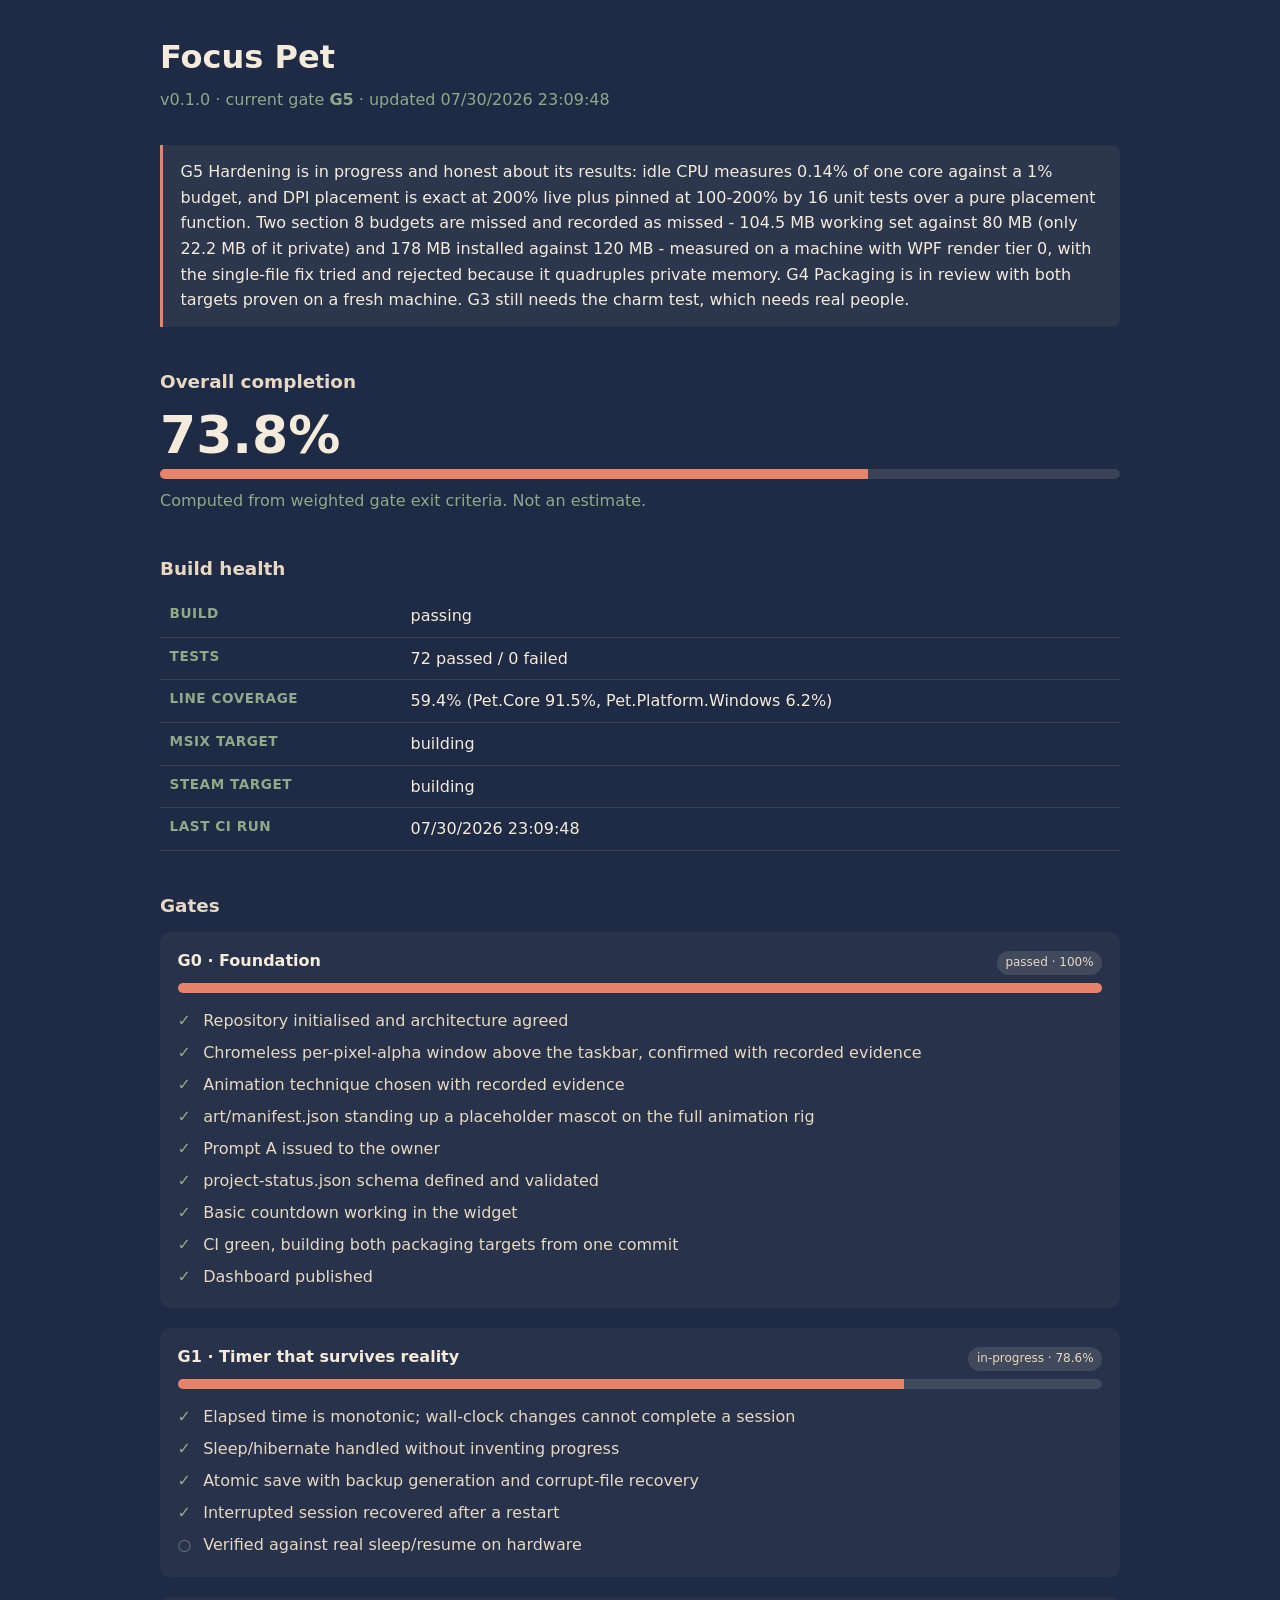
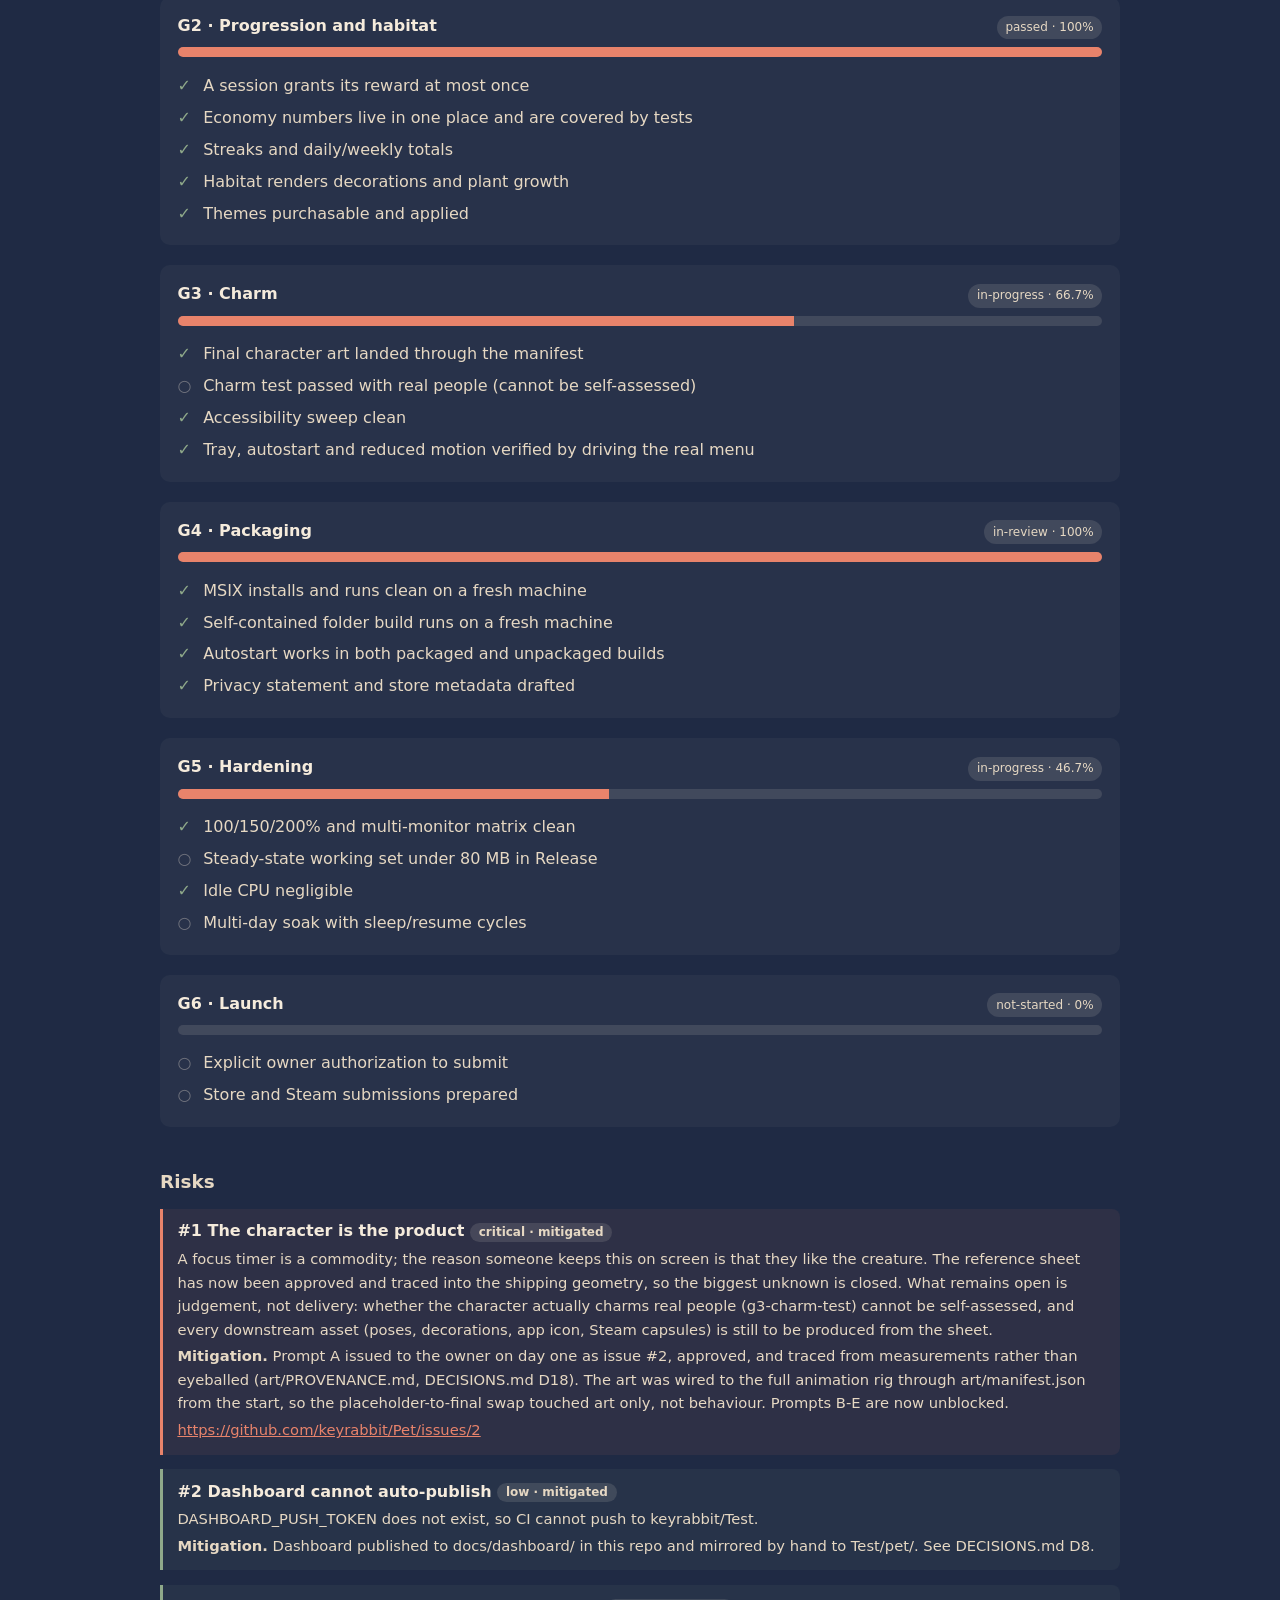
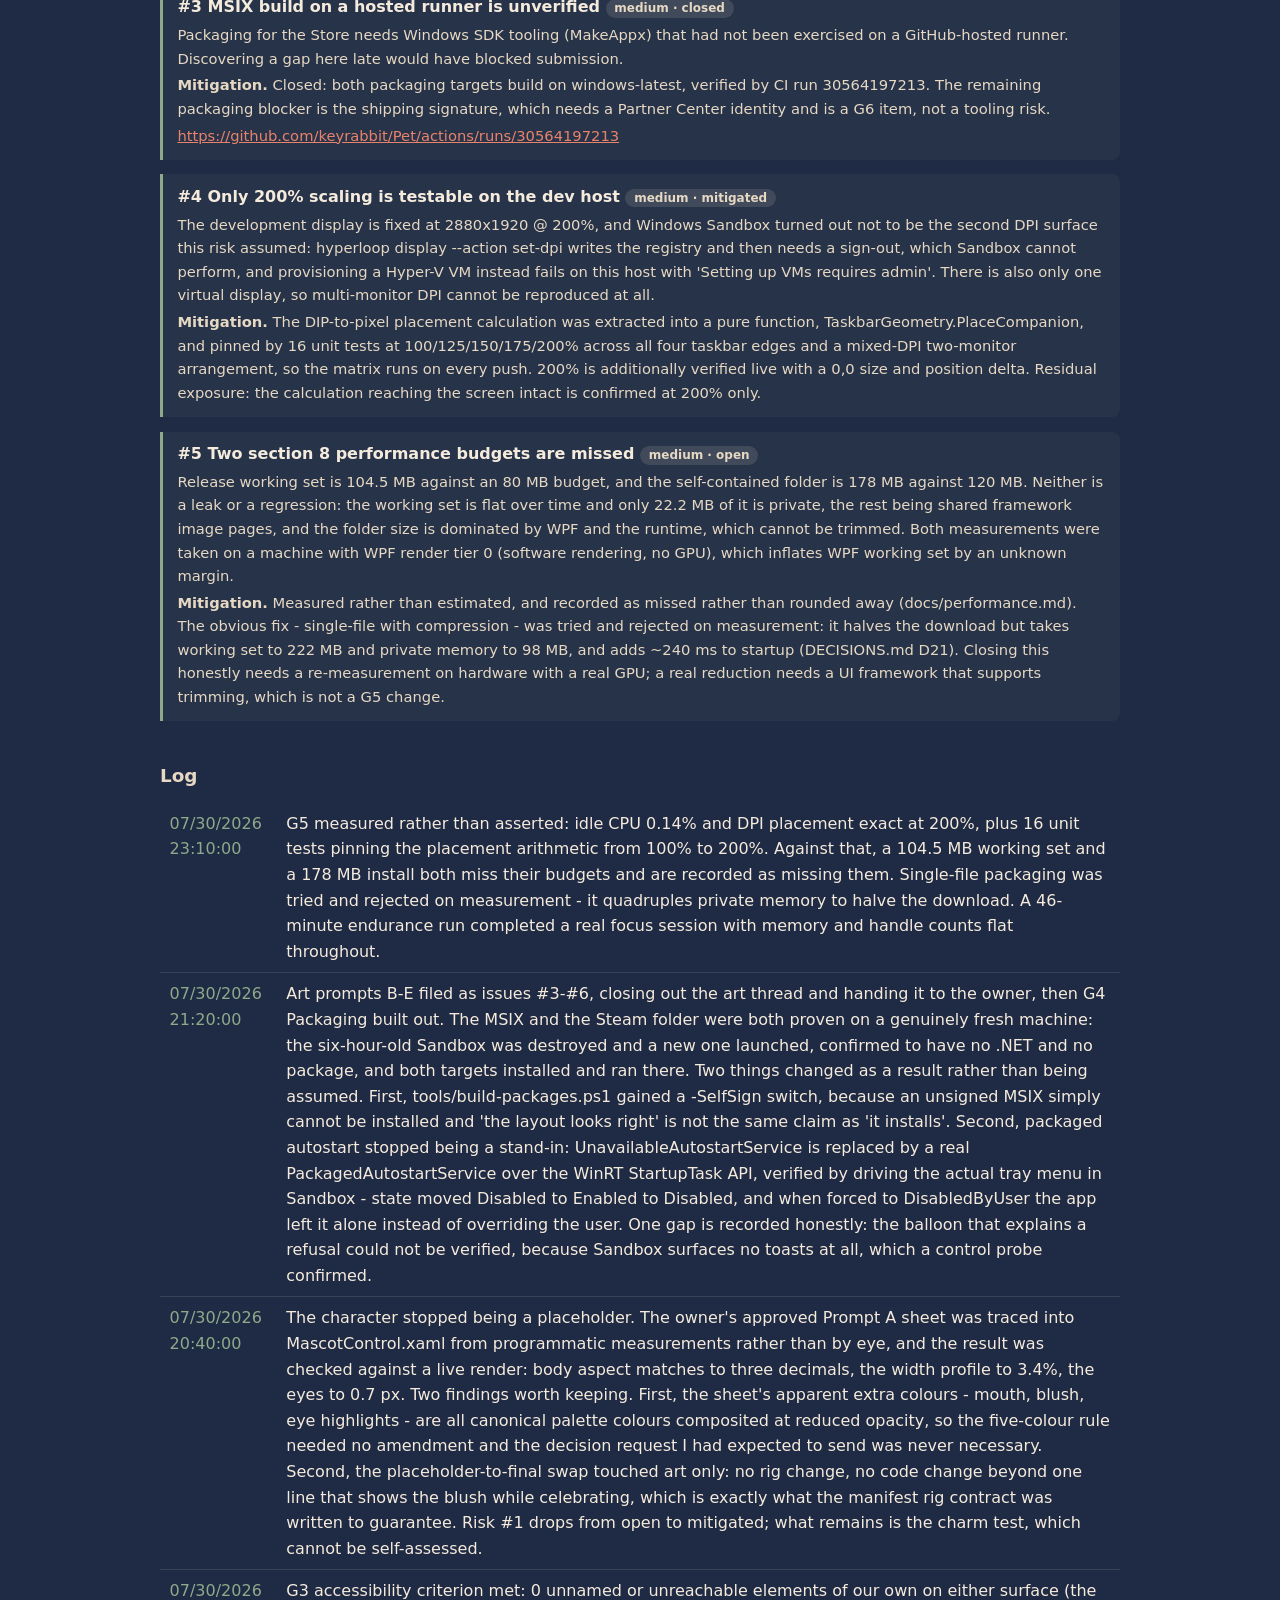
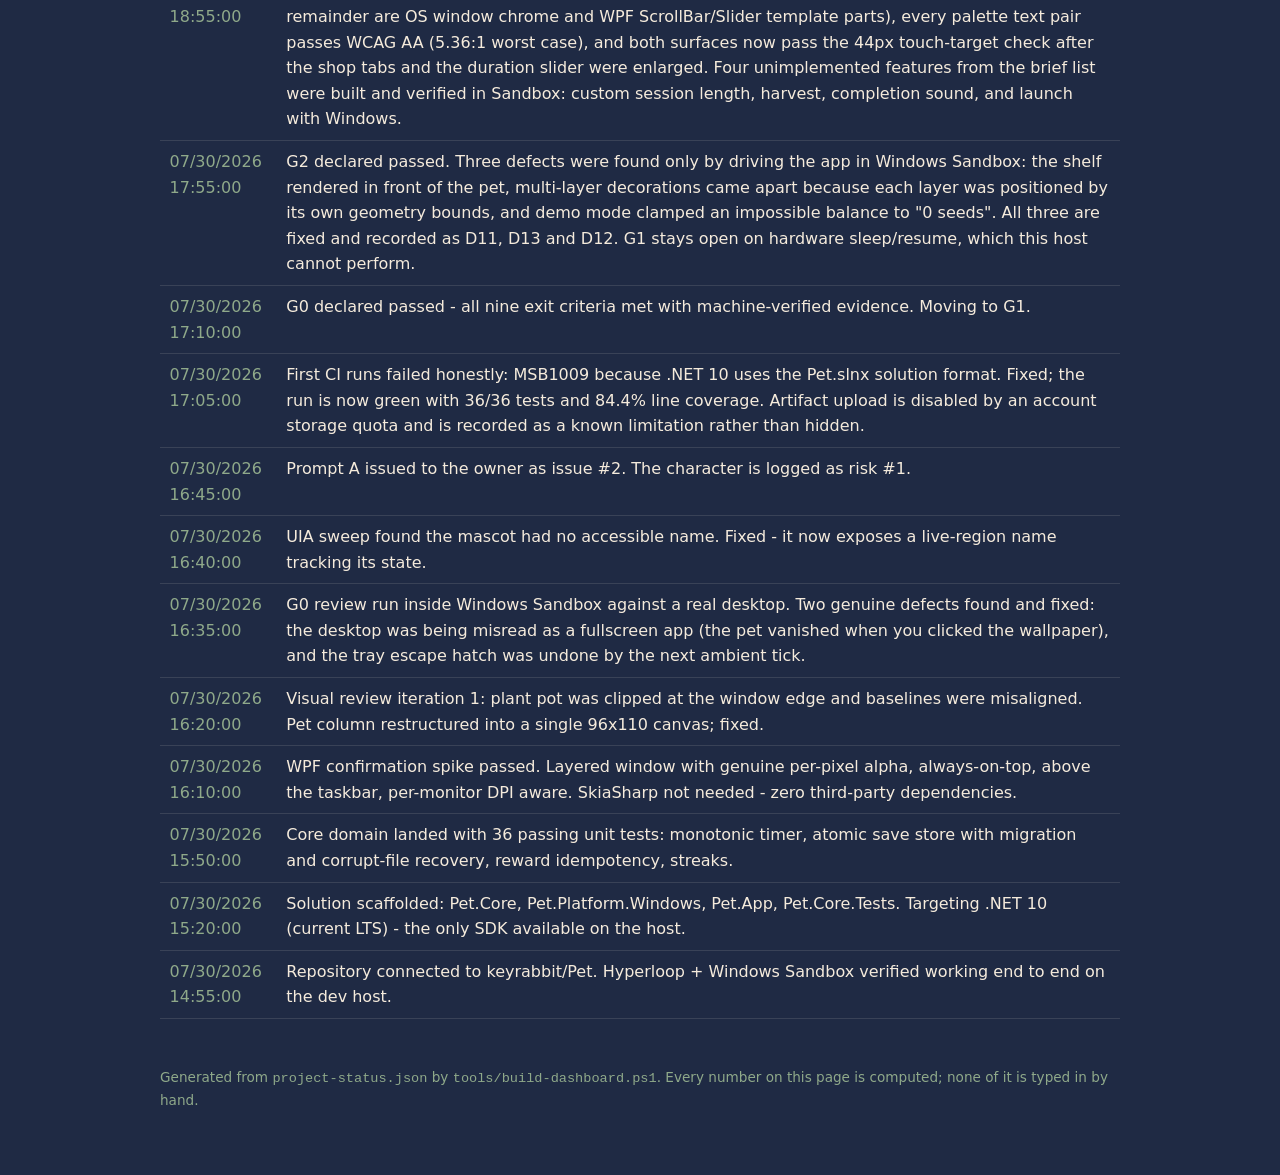
<file: pet/index.html>
<!doctype html>
<html lang="en">
<head>
<meta charset="utf-8">
<meta name="viewport" content="width=device-width, initial-scale=1">
<title>Focus Pet - project dashboard</title>
<style>
  :root {
    --cream:#F5EBDC; --sand:#E6D8C3; --navy:#1F2A44; --sage:#8FA98A; --coral:#E8836B;
  }
  * { box-sizing:border-box; }
  body { margin:0; padding:2rem 1.25rem 4rem; background:var(--navy); color:var(--cream);
         font:16px/1.6 "Segoe UI Variable Text","Segoe UI",system-ui,sans-serif; }
  main { max-width:60rem; margin:0 auto; }
  h1 { font-size:2rem; margin:0 0 .25rem; }
  h2 { font-size:1.15rem; margin:2.5rem 0 .75rem; color:var(--sand); font-weight:600; }
  .sub { color:var(--sage); margin:0 0 2rem; }
  .headline { background:rgba(245,235,220,.06); border-left:3px solid var(--coral);
              padding:.9rem 1.1rem; border-radius:0 8px 8px 0; margin:0 0 2rem; }
  .overall { font-size:3.25rem; font-weight:700; line-height:1; }
  .bar { height:10px; border-radius:5px; background:rgba(245,235,220,.12); overflow:hidden; margin:.5rem 0 0; }
  .bar > i { display:block; height:100%; background:var(--coral); }
  table { width:100%; border-collapse:collapse; }
  th,td { text-align:left; padding:.5rem .6rem; border-bottom:1px solid rgba(245,235,220,.12); vertical-align:top; }
  th { color:var(--sage); font-weight:600; font-size:.85rem; text-transform:uppercase; letter-spacing:.04em; }
  .gate { margin:0 0 1.25rem; background:rgba(245,235,220,.04); border-radius:10px; padding:1rem 1.1rem; }
  .gate header { display:flex; justify-content:space-between; align-items:baseline; gap:1rem; }
  .gate h3 { margin:0; font-size:1rem; }
  .pill { font-size:.75rem; padding:.15rem .55rem; border-radius:99px; background:rgba(245,235,220,.12); color:var(--sand); }
  ul.criteria { list-style:none; margin:.75rem 0 0; padding:0; }
  ul.criteria li { padding:.2rem 0 .2rem 1.6rem; position:relative; color:var(--sand); }
  ul.criteria li::before { position:absolute; left:0; }
  li.done::before { content:"\2713"; color:var(--sage); }
  li.todo::before { content:"\25CB"; color:rgba(245,235,220,.35); }
  .risk { border-left:3px solid var(--coral); padding:.6rem .9rem; margin:0 0 .9rem;
          background:rgba(232,131,107,.07); border-radius:0 8px 8px 0; }
  .risk.low { border-left-color:var(--sage); background:rgba(143,169,138,.07); }
  .risk h3 { margin:0 0 .2rem; font-size:1rem; }
  .risk p { margin:.2rem 0; font-size:.92rem; color:var(--sand); }
  time { color:var(--sage); font-variant-numeric:tabular-nums; }
  a { color:var(--coral); }
  footer { margin-top:3rem; color:var(--sage); font-size:.85rem; }
</style>
</head>
<body>
<main>
  <h1>Focus Pet</h1>
  <p class="sub">v0.1.0 &middot; current gate <strong>G5</strong> &middot; updated 07/30/2026 23:09:48</p>

  <p class="headline">G5 Hardening is in progress and honest about its results: idle CPU measures 0.14% of one core against a 1% budget, and DPI placement is exact at 200% live plus pinned at 100-200% by 16 unit tests over a pure placement function. Two section 8 budgets are missed and recorded as missed - 104.5 MB working set against 80 MB (only 22.2 MB of it private) and 178 MB installed against 120 MB - measured on a machine with WPF render tier 0, with the single-file fix tried and rejected because it quadruples private memory. G4 Packaging is in review with both targets proven on a fresh machine. G3 still needs the charm test, which needs real people.</p>

  <h2>Overall completion</h2>
  <div class="overall">73.8%</div>
  <div class="bar"><i style="width:73.8%"></i></div>
  <p class="sub" style="margin-top:.6rem">Computed from weighted gate exit criteria. Not an estimate.</p>

  <h2>Build health</h2>
  <table>
    <tr><th>Build</th><td>passing</td></tr>
    <tr><th>Tests</th><td>72 passed / 0 failed</td></tr>
    <tr><th>Line coverage</th><td>59.4% (Pet.Core 91.5%, Pet.Platform.Windows 6.2%)</td></tr>
    <tr><th>MSIX target</th><td>building</td></tr>
    <tr><th>Steam target</th><td>building</td></tr>
    <tr><th>Last CI run</th><td>07/30/2026 23:09:48</td></tr>
  </table>

  <h2>Gates</h2>
  <section class="gate">
    <header><h3>G0 &middot; Foundation</h3><span class="pill">passed &middot; 100%</span></header>
    <div class="bar"><i style="width:100%"></i></div>
    <ul class="criteria">
      <li class="done">Repository initialised and architecture agreed</li>
      <li class="done">Chromeless per-pixel-alpha window above the taskbar, confirmed with recorded evidence</li>
      <li class="done">Animation technique chosen with recorded evidence</li>
      <li class="done">art/manifest.json standing up a placeholder mascot on the full animation rig</li>
      <li class="done">Prompt A issued to the owner</li>
      <li class="done">project-status.json schema defined and validated</li>
      <li class="done">Basic countdown working in the widget</li>
      <li class="done">CI green, building both packaging targets from one commit</li>
      <li class="done">Dashboard published</li>
    </ul>
  </section>
  <section class="gate">
    <header><h3>G1 &middot; Timer that survives reality</h3><span class="pill">in-progress &middot; 78.6%</span></header>
    <div class="bar"><i style="width:78.6%"></i></div>
    <ul class="criteria">
      <li class="done">Elapsed time is monotonic; wall-clock changes cannot complete a session</li>
      <li class="done">Sleep/hibernate handled without inventing progress</li>
      <li class="done">Atomic save with backup generation and corrupt-file recovery</li>
      <li class="done">Interrupted session recovered after a restart</li>
      <li class="todo">Verified against real sleep/resume on hardware</li>
    </ul>
  </section>
  <section class="gate">
    <header><h3>G2 &middot; Progression and habitat</h3><span class="pill">passed &middot; 100%</span></header>
    <div class="bar"><i style="width:100%"></i></div>
    <ul class="criteria">
      <li class="done">A session grants its reward at most once</li>
      <li class="done">Economy numbers live in one place and are covered by tests</li>
      <li class="done">Streaks and daily/weekly totals</li>
      <li class="done">Habitat renders decorations and plant growth</li>
      <li class="done">Themes purchasable and applied</li>
    </ul>
  </section>
  <section class="gate">
    <header><h3>G3 &middot; Charm</h3><span class="pill">in-progress &middot; 66.7%</span></header>
    <div class="bar"><i style="width:66.7%"></i></div>
    <ul class="criteria">
      <li class="done">Final character art landed through the manifest</li>
      <li class="todo">Charm test passed with real people (cannot be self-assessed)</li>
      <li class="done">Accessibility sweep clean</li>
      <li class="done">Tray, autostart and reduced motion verified by driving the real menu</li>
    </ul>
  </section>
  <section class="gate">
    <header><h3>G4 &middot; Packaging</h3><span class="pill">in-review &middot; 100%</span></header>
    <div class="bar"><i style="width:100%"></i></div>
    <ul class="criteria">
      <li class="done">MSIX installs and runs clean on a fresh machine</li>
      <li class="done">Self-contained folder build runs on a fresh machine</li>
      <li class="done">Autostart works in both packaged and unpackaged builds</li>
      <li class="done">Privacy statement and store metadata drafted</li>
    </ul>
  </section>
  <section class="gate">
    <header><h3>G5 &middot; Hardening</h3><span class="pill">in-progress &middot; 46.7%</span></header>
    <div class="bar"><i style="width:46.7%"></i></div>
    <ul class="criteria">
      <li class="done">100/150/200% and multi-monitor matrix clean</li>
      <li class="todo">Steady-state working set under 80 MB in Release</li>
      <li class="done">Idle CPU negligible</li>
      <li class="todo">Multi-day soak with sleep/resume cycles</li>
    </ul>
  </section>
  <section class="gate">
    <header><h3>G6 &middot; Launch</h3><span class="pill">not-started &middot; 0%</span></header>
    <div class="bar"><i style="width:0%"></i></div>
    <ul class="criteria">
      <li class="todo">Explicit owner authorization to submit</li>
      <li class="todo">Store and Steam submissions prepared</li>
    </ul>
  </section>
  <h2>Risks</h2>
  <div class="risk">
    <h3>#1 The character is the product <span class="pill">critical &middot; mitigated</span></h3>
    <p>A focus timer is a commodity; the reason someone keeps this on screen is that they like the creature. The reference sheet has now been approved and traced into the shipping geometry, so the biggest unknown is closed. What remains open is judgement, not delivery: whether the character actually charms real people (g3-charm-test) cannot be self-assessed, and every downstream asset (poses, decorations, app icon, Steam capsules) is still to be produced from the sheet.</p>
    <p><strong>Mitigation.</strong> Prompt A issued to the owner on day one as issue #2, approved, and traced from measurements rather than eyeballed (art/PROVENANCE.md, DECISIONS.md D18). The art was wired to the full animation rig through art/manifest.json from the start, so the placeholder-to-final swap touched art only, not behaviour. Prompts B-E are now unblocked.</p>
    <p><a href="https://github.com/keyrabbit/Pet/issues/2">https://github.com/keyrabbit/Pet/issues/2</a></p>
  </div>
  <div class="risk low">
    <h3>#2 Dashboard cannot auto-publish <span class="pill">low &middot; mitigated</span></h3>
    <p>DASHBOARD_PUSH_TOKEN does not exist, so CI cannot push to keyrabbit/Test.</p>
    <p><strong>Mitigation.</strong> Dashboard published to docs/dashboard/ in this repo and mirrored by hand to Test/pet/. See DECISIONS.md D8.</p>
  </div>
  <div class="risk low">
    <h3>#3 MSIX build on a hosted runner is unverified <span class="pill">medium &middot; closed</span></h3>
    <p>Packaging for the Store needs Windows SDK tooling (MakeAppx) that had not been exercised on a GitHub-hosted runner. Discovering a gap here late would have blocked submission.</p>
    <p><strong>Mitigation.</strong> Closed: both packaging targets build on windows-latest, verified by CI run 30564197213. The remaining packaging blocker is the shipping signature, which needs a Partner Center identity and is a G6 item, not a tooling risk.</p>
    <p><a href="https://github.com/keyrabbit/Pet/actions/runs/30564197213">https://github.com/keyrabbit/Pet/actions/runs/30564197213</a></p>
  </div>
  <div class="risk low">
    <h3>#4 Only 200% scaling is testable on the dev host <span class="pill">medium &middot; mitigated</span></h3>
    <p>The development display is fixed at 2880x1920 @ 200%, and Windows Sandbox turned out not to be the second DPI surface this risk assumed: hyperloop display --action set-dpi writes the registry and then needs a sign-out, which Sandbox cannot perform, and provisioning a Hyper-V VM instead fails on this host with &#39;Setting up VMs requires admin&#39;. There is also only one virtual display, so multi-monitor DPI cannot be reproduced at all.</p>
    <p><strong>Mitigation.</strong> The DIP-to-pixel placement calculation was extracted into a pure function, TaskbarGeometry.PlaceCompanion, and pinned by 16 unit tests at 100/125/150/175/200% across all four taskbar edges and a mixed-DPI two-monitor arrangement, so the matrix runs on every push. 200% is additionally verified live with a 0,0 size and position delta. Residual exposure: the calculation reaching the screen intact is confirmed at 200% only.</p>
  </div>
  <div class="risk low">
    <h3>#5 Two section 8 performance budgets are missed <span class="pill">medium &middot; open</span></h3>
    <p>Release working set is 104.5 MB against an 80 MB budget, and the self-contained folder is 178 MB against 120 MB. Neither is a leak or a regression: the working set is flat over time and only 22.2 MB of it is private, the rest being shared framework image pages, and the folder size is dominated by WPF and the runtime, which cannot be trimmed. Both measurements were taken on a machine with WPF render tier 0 (software rendering, no GPU), which inflates WPF working set by an unknown margin.</p>
    <p><strong>Mitigation.</strong> Measured rather than estimated, and recorded as missed rather than rounded away (docs/performance.md). The obvious fix - single-file with compression - was tried and rejected on measurement: it halves the download but takes working set to 222 MB and private memory to 98 MB, and adds ~240 ms to startup (DECISIONS.md D21). Closing this honestly needs a re-measurement on hardware with a real GPU; a real reduction needs a UI framework that supports trimming, which is not a G5 change.</p>
  </div>
  <h2>Log</h2>
  <table>
    <tr><td><time>07/30/2026 23:10:00</time></td><td>G5 measured rather than asserted: idle CPU 0.14% and DPI placement exact at 200%, plus 16 unit tests pinning the placement arithmetic from 100% to 200%. Against that, a 104.5 MB working set and a 178 MB install both miss their budgets and are recorded as missing them. Single-file packaging was tried and rejected on measurement - it quadruples private memory to halve the download. A 46-minute endurance run completed a real focus session with memory and handle counts flat throughout.</td></tr>
    <tr><td><time>07/30/2026 21:20:00</time></td><td>Art prompts B-E filed as issues #3-#6, closing out the art thread and handing it to the owner, then G4 Packaging built out. The MSIX and the Steam folder were both proven on a genuinely fresh machine: the six-hour-old Sandbox was destroyed and a new one launched, confirmed to have no .NET and no package, and both targets installed and ran there. Two things changed as a result rather than being assumed. First, tools/build-packages.ps1 gained a -SelfSign switch, because an unsigned MSIX simply cannot be installed and &#39;the layout looks right&#39; is not the same claim as &#39;it installs&#39;. Second, packaged autostart stopped being a stand-in: UnavailableAutostartService is replaced by a real PackagedAutostartService over the WinRT StartupTask API, verified by driving the actual tray menu in Sandbox - state moved Disabled to Enabled to Disabled, and when forced to DisabledByUser the app left it alone instead of overriding the user. One gap is recorded honestly: the balloon that explains a refusal could not be verified, because Sandbox surfaces no toasts at all, which a control probe confirmed.</td></tr>
    <tr><td><time>07/30/2026 20:40:00</time></td><td>The character stopped being a placeholder. The owner&#39;s approved Prompt A sheet was traced into MascotControl.xaml from programmatic measurements rather than by eye, and the result was checked against a live render: body aspect matches to three decimals, the width profile to 3.4%, the eyes to 0.7 px. Two findings worth keeping. First, the sheet&#39;s apparent extra colours - mouth, blush, eye highlights - are all canonical palette colours composited at reduced opacity, so the five-colour rule needed no amendment and the decision request I had expected to send was never necessary. Second, the placeholder-to-final swap touched art only: no rig change, no code change beyond one line that shows the blush while celebrating, which is exactly what the manifest rig contract was written to guarantee. Risk #1 drops from open to mitigated; what remains is the charm test, which cannot be self-assessed.</td></tr>
    <tr><td><time>07/30/2026 18:55:00</time></td><td>G3 accessibility criterion met: 0 unnamed or unreachable elements of our own on either surface (the remainder are OS window chrome and WPF ScrollBar/Slider template parts), every palette text pair passes WCAG AA (5.36:1 worst case), and both surfaces now pass the 44px touch-target check after the shop tabs and the duration slider were enlarged. Four unimplemented features from the brief list were built and verified in Sandbox: custom session length, harvest, completion sound, and launch with Windows.</td></tr>
    <tr><td><time>07/30/2026 17:55:00</time></td><td>G2 declared passed. Three defects were found only by driving the app in Windows Sandbox: the shelf rendered in front of the pet, multi-layer decorations came apart because each layer was positioned by its own geometry bounds, and demo mode clamped an impossible balance to &quot;0 seeds&quot;. All three are fixed and recorded as D11, D13 and D12. G1 stays open on hardware sleep/resume, which this host cannot perform.</td></tr>
    <tr><td><time>07/30/2026 17:10:00</time></td><td>G0 declared passed - all nine exit criteria met with machine-verified evidence. Moving to G1.</td></tr>
    <tr><td><time>07/30/2026 17:05:00</time></td><td>First CI runs failed honestly: MSB1009 because .NET 10 uses the Pet.slnx solution format. Fixed; the run is now green with 36/36 tests and 84.4% line coverage. Artifact upload is disabled by an account storage quota and is recorded as a known limitation rather than hidden.</td></tr>
    <tr><td><time>07/30/2026 16:45:00</time></td><td>Prompt A issued to the owner as issue #2. The character is logged as risk #1.</td></tr>
    <tr><td><time>07/30/2026 16:40:00</time></td><td>UIA sweep found the mascot had no accessible name. Fixed - it now exposes a live-region name tracking its state.</td></tr>
    <tr><td><time>07/30/2026 16:35:00</time></td><td>G0 review run inside Windows Sandbox against a real desktop. Two genuine defects found and fixed: the desktop was being misread as a fullscreen app (the pet vanished when you clicked the wallpaper), and the tray escape hatch was undone by the next ambient tick.</td></tr>
    <tr><td><time>07/30/2026 16:20:00</time></td><td>Visual review iteration 1: plant pot was clipped at the window edge and baselines were misaligned. Pet column restructured into a single 96x110 canvas; fixed.</td></tr>
    <tr><td><time>07/30/2026 16:10:00</time></td><td>WPF confirmation spike passed. Layered window with genuine per-pixel alpha, always-on-top, above the taskbar, per-monitor DPI aware. SkiaSharp not needed - zero third-party dependencies.</td></tr>
    <tr><td><time>07/30/2026 15:50:00</time></td><td>Core domain landed with 36 passing unit tests: monotonic timer, atomic save store with migration and corrupt-file recovery, reward idempotency, streaks.</td></tr>
    <tr><td><time>07/30/2026 15:20:00</time></td><td>Solution scaffolded: Pet.Core, Pet.Platform.Windows, Pet.App, Pet.Core.Tests. Targeting .NET 10 (current LTS) - the only SDK available on the host.</td></tr>
    <tr><td><time>07/30/2026 14:55:00</time></td><td>Repository connected to keyrabbit/Pet. Hyperloop + Windows Sandbox verified working end to end on the dev host.</td></tr>
  </table>
  <footer>
    Generated from <code>project-status.json</code> by <code>tools/build-dashboard.ps1</code>.
    Every number on this page is computed; none of it is typed in by hand.
  </footer>
</main>
</body>
</html>
</file>
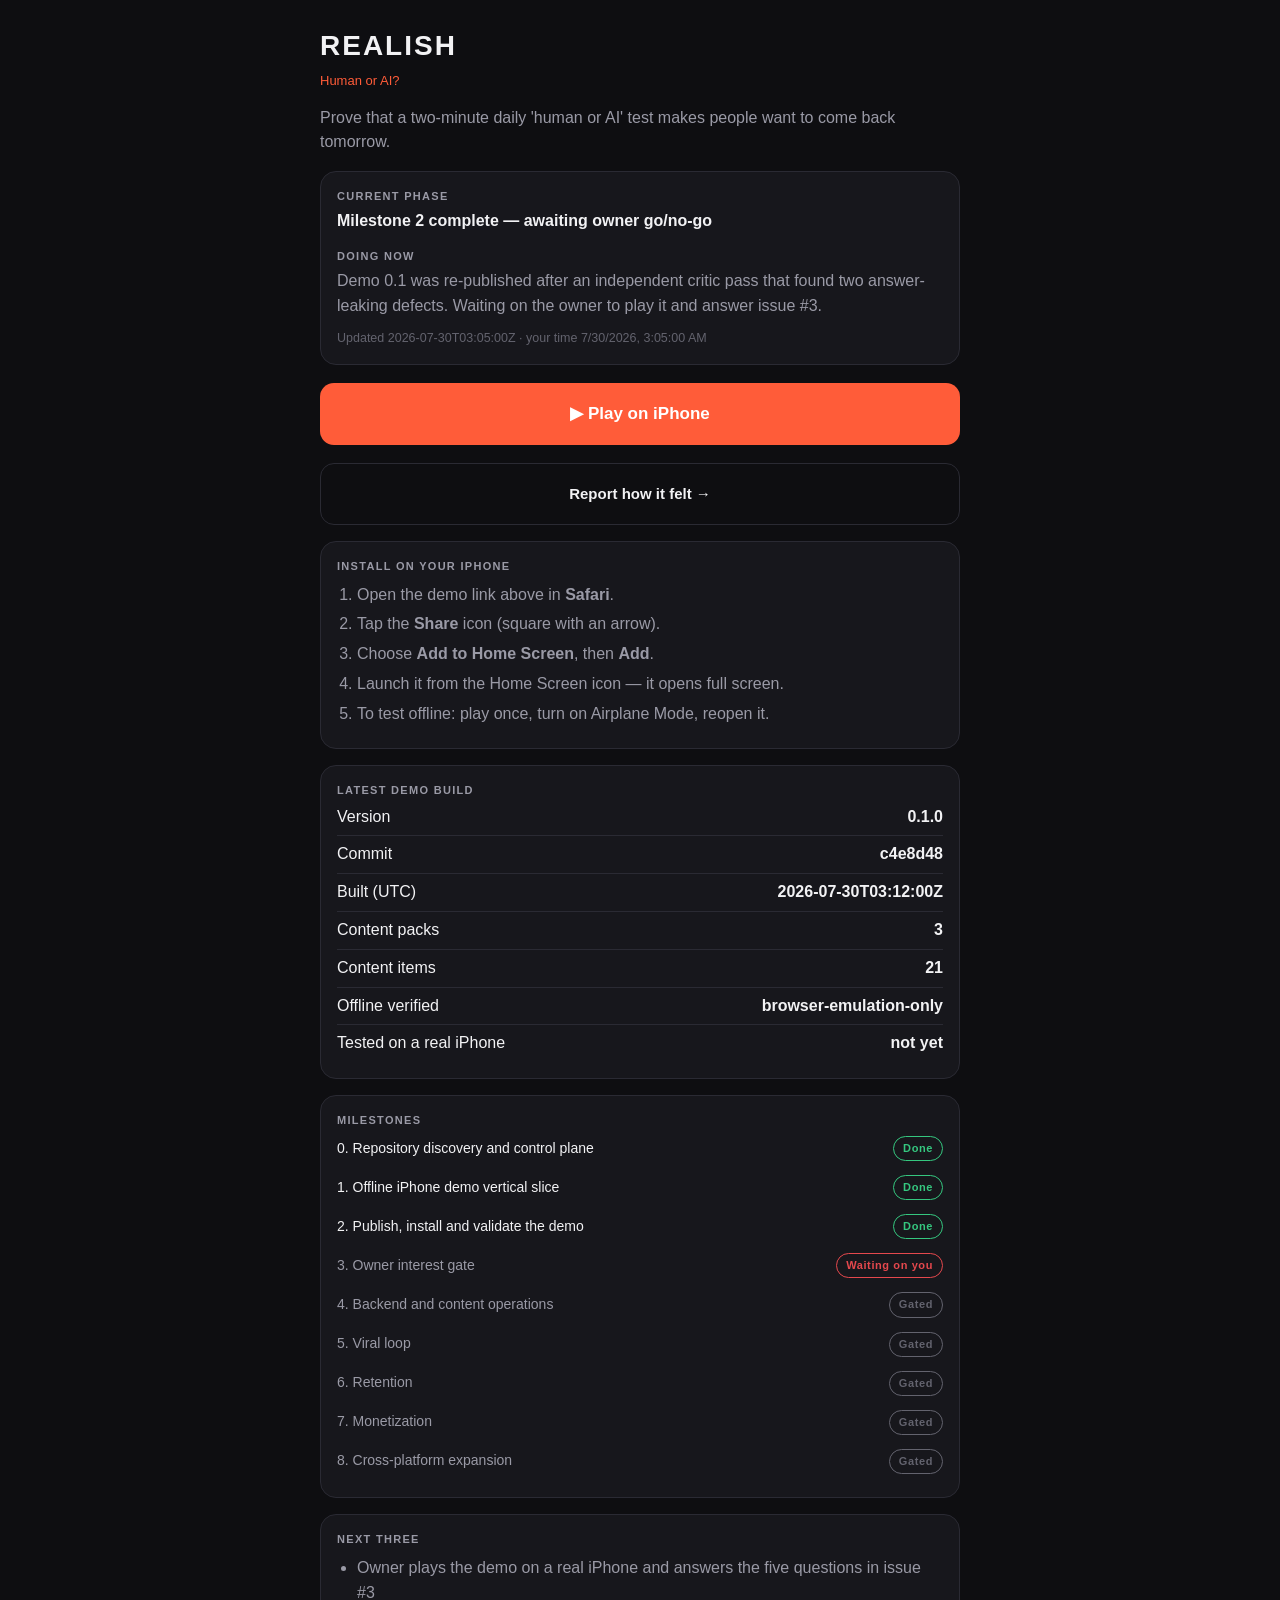
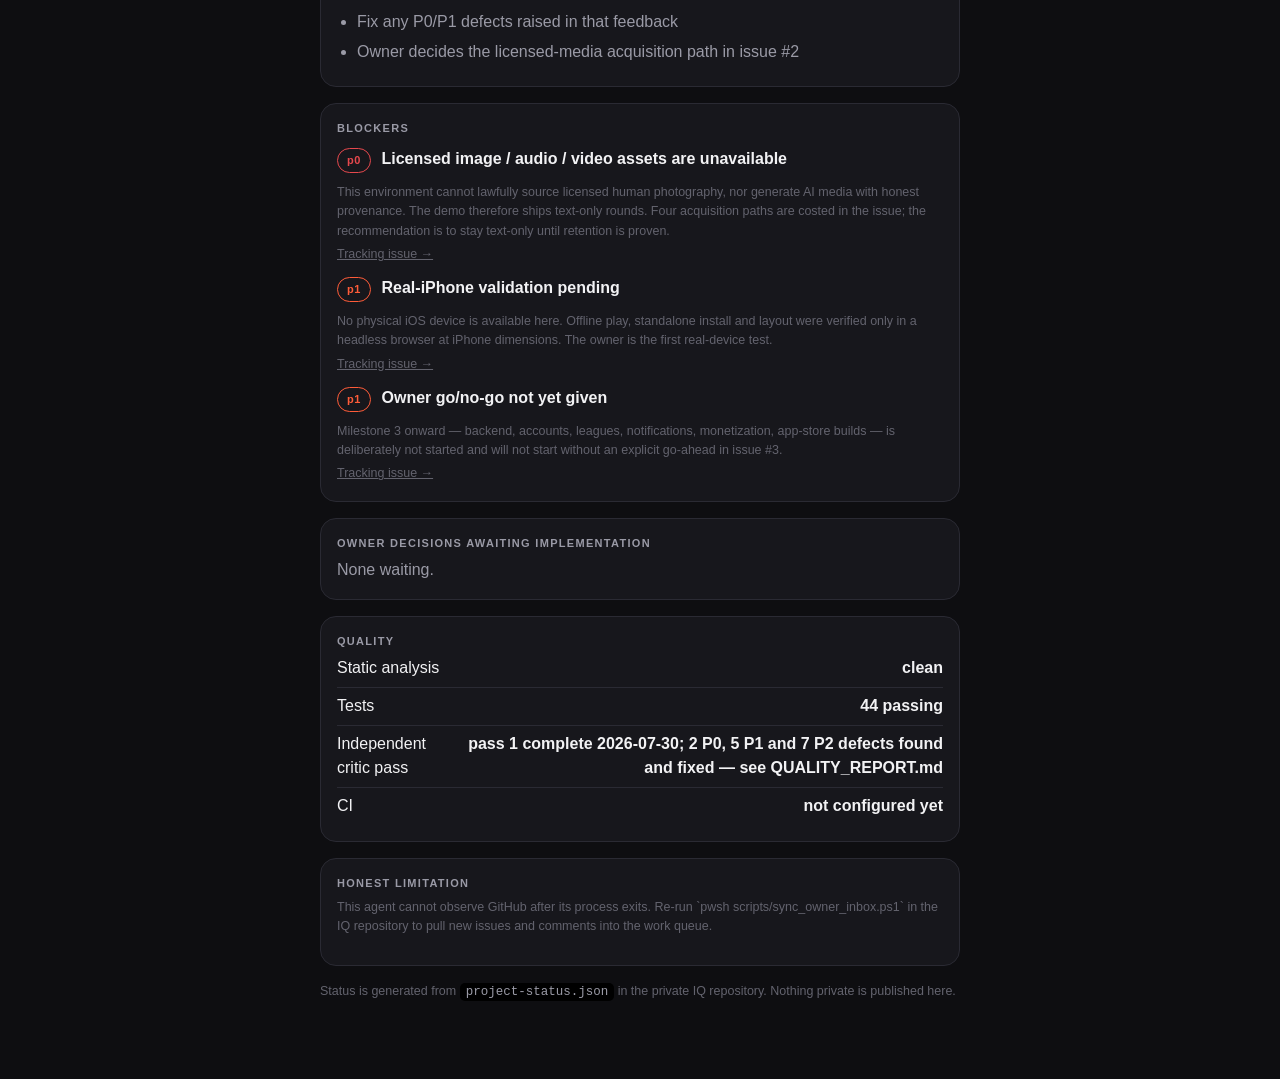
<file: realish/index.html>
<!DOCTYPE html>
<html lang="en">
<head>
<meta charset="utf-8">
<meta name="viewport" content="width=device-width, initial-scale=1, viewport-fit=cover">
<title>REALISH — project status</title>
<meta name="theme-color" content="#0E0E11">
<meta name="description" content="Build status for REALISH — Human or AI?">
<style>
  :root{
    --bg:#0E0E11; --raised:#17171C; --line:#2A2A33;
    --ink:#F2F2F4; --soft:#9A9AA6; --faint:#63636E;
    --accent:#FF5C39; --ok:#35C77F; --warn:#E5A83D; --bad:#E5484D;
  }
  *{box-sizing:border-box}
  body{
    margin:0;background:var(--bg);color:var(--ink);
    font:16px/1.55 -apple-system,BlinkMacSystemFont,"Segoe UI",Roboto,sans-serif;
    padding:24px 18px 64px;
  }
  .wrap{max-width:640px;margin:0 auto}
  h1{font-size:28px;letter-spacing:2px;margin:0}
  .sub{color:var(--accent);font-size:13px;margin:4px 0 0}
  .obj{color:var(--soft);margin:14px 0 0}
  .lab{font-size:11px;letter-spacing:1.3px;text-transform:uppercase;color:var(--soft);font-weight:700}
  .card{background:var(--raised);border:1px solid var(--line);border-radius:16px;padding:16px;margin:16px 0}
  .cta{
    display:block;background:var(--accent);color:#fff;text-decoration:none;
    text-align:center;font-weight:700;font-size:17px;padding:18px;border-radius:14px;margin:18px 0 8px;
  }
  .cta.ghost{background:transparent;color:var(--ink);border:1.5px solid var(--line);font-size:15px}
  ol,ul{margin:8px 0 0;padding-left:20px;color:var(--soft)}
  li{margin:5px 0}
  .row{display:flex;justify-content:space-between;gap:12px;padding:6px 0;border-bottom:1px solid var(--line)}
  .row:last-child{border-bottom:0}
  .row span:last-child{color:var(--ink);font-weight:600;text-align:right}
  .pill{display:inline-block;font-size:11px;font-weight:700;letter-spacing:.6px;
    padding:3px 9px;border-radius:99px;border:1px solid currentColor}
  .done{color:var(--ok)} .prog{color:var(--accent)} .gate{color:var(--faint)} .block{color:var(--bad)}
  .ms{display:flex;align-items:center;gap:10px;padding:7px 0}
  .ms b{flex:1;font-weight:500;color:var(--soft);font-size:14px}
  .ms.done b{color:var(--ink)}
  .note{color:var(--faint);font-size:12.5px;margin-top:10px}
  a{color:var(--accent)}
  code{background:#000;padding:2px 6px;border-radius:5px;font-size:12.5px;color:var(--soft)}
</style>
</head>
<body>
<div class="wrap">
  <h1>REALISH</h1>
  <p class="sub">Human or AI?</p>
  <p class="obj" id="objective">Loading…</p>

  <div class="card">
    <div class="lab">Current phase</div>
    <div id="phase" style="font-weight:700;margin-top:4px">—</div>
    <div class="lab" style="margin-top:14px">Doing now</div>
    <div id="task" style="color:var(--soft);margin-top:4px">—</div>
    <div class="note">
      Updated <span id="utc">—</span> ·
      your time <span id="local">—</span>
    </div>
  </div>

  <a class="cta" id="playBtn" href="#">▶ Play on iPhone</a>
  <a class="cta ghost" id="feedbackBtn" href="#">Report how it felt →</a>

  <div class="card">
    <div class="lab">Install on your iPhone</div>
    <ol>
      <li>Open the demo link above in <b>Safari</b>.</li>
      <li>Tap the <b>Share</b> icon (square with an arrow).</li>
      <li>Choose <b>Add to Home Screen</b>, then <b>Add</b>.</li>
      <li>Launch it from the Home Screen icon — it opens full screen.</li>
      <li>To test offline: play once, turn on Airplane Mode, reopen it.</li>
    </ol>
  </div>

  <div class="card">
    <div class="lab">Latest demo build</div>
    <div id="demo"></div>
  </div>

  <div class="card">
    <div class="lab">Milestones</div>
    <div id="milestones"></div>
  </div>

  <div class="card">
    <div class="lab">Next three</div>
    <ul id="next"></ul>
  </div>

  <div class="card">
    <div class="lab">Blockers</div>
    <div id="blockers"></div>
  </div>

  <div class="card">
    <div class="lab">Owner decisions awaiting implementation</div>
    <div id="decisions" style="color:var(--soft);margin-top:6px"></div>
  </div>

  <div class="card">
    <div class="lab">Quality</div>
    <div id="quality"></div>
  </div>

  <div class="card">
    <div class="lab">Honest limitation</div>
    <p class="note" id="monitorNote" style="margin-top:6px"></p>
  </div>

  <p class="note">
    Status is generated from <code>project-status.json</code> in the private IQ
    repository. Nothing private is published here.
  </p>
</div>

<script>
const PILL = {
  'done':          ['done','Done'],
  'in-progress':   ['prog','In progress'],
  'blocked-on-owner':['block','Waiting on you'],
  'gated':         ['gate','Gated'],
  'not-started':   ['gate','Not started']
};

function el(id){ return document.getElementById(id); }
function esc(s){ return String(s).replace(/[&<>"]/g, c => ({'&':'&amp;','<':'&lt;','>':'&gt;','"':'&quot;'}[c])); }

fetch('status.json?t=' + Date.now())
  .then(r => r.json())
  .then(s => {
    el('objective').textContent = s.objective;
    el('phase').textContent = s.phase;
    el('task').textContent = s.currentTask;
    el('utc').textContent = s.updatedUtc;
    try {
      el('local').textContent = new Date(s.updatedUtc).toLocaleString();
    } catch { el('local').textContent = '—'; }

    const play = el('playBtn');
    if (s.demo && s.demo.url) {
      play.href = s.demo.url;
    } else {
      play.href = 'demo/';
    }
    el('feedbackBtn').href = s.feedbackUrl ||
      'https://github.com/keyrabbit/IQ/issues';

    const d = s.demo || {};
    el('demo').innerHTML = [
      ['Version', d.version],
      ['Commit', d.commitSha],
      ['Built (UTC)', d.buildTimeUtc],
      ['Content packs', d.contentPacks],
      ['Content items', d.contentItems],
      ['Offline verified', d.offlineValidated],
      ['Tested on a real iPhone', d.realDeviceValidated ? 'yes' : 'not yet']
    ].map(([k,v]) => `<div class="row"><span>${esc(k)}</span><span>${esc(v ?? '—')}</span></div>`).join('');

    el('milestones').innerHTML = s.milestones.map(m => {
      const [cls,label] = PILL[m.status] || ['gate', m.status];
      return `<div class="ms ${m.status==='done'?'done':''}">
        <b>${m.id}. ${esc(m.title)}</b>
        <span class="pill ${cls}">${esc(label)}</span></div>`;
    }).join('');

    el('next').innerHTML = (s.nextThree||[]).map(n => `<li>${esc(n)}</li>`).join('');

    const b = s.blockers || [];
    el('blockers').innerHTML = b.length ? b.map(x =>
      `<div style="margin-top:10px">
         <span class="pill ${x.severity==='p0'?'block':'prog'}">${esc(x.severity)}</span>
         <b style="margin-left:6px">${esc(x.title)}</b>
         <div class="note">${esc(x.detail)}</div>
         ${x.issue ? `<a class="note" href="${esc(x.issue)}">Tracking issue →</a>` : ''}
       </div>`).join('') : '<div class="note">None.</div>';

    const dec = s.ownerDecisionsAwaitingImplementation || [];
    el('decisions').innerHTML = dec.length
      ? '<ul>' + dec.map(x => `<li>${esc(x)}</li>`).join('') + '</ul>'
      : 'None waiting.';

    const q = s.quality || {};
    el('quality').innerHTML = [
      ['Static analysis', q.staticAnalysis],
      ['Tests', q.tests],
      ['Independent critic pass', q.criticPass],
      ['CI', q.ci || 'not configured yet']
    ].map(([k,v]) => `<div class="row"><span>${esc(k)}</span><span>${esc(v ?? '—')}</span></div>`).join('');

    el('monitorNote').textContent = s.agentMonitoringNote;
  })
  .catch(e => {
    el('objective').textContent = 'Status could not be loaded: ' + e.message;
  });
</script>
</body>
</html>
</file>
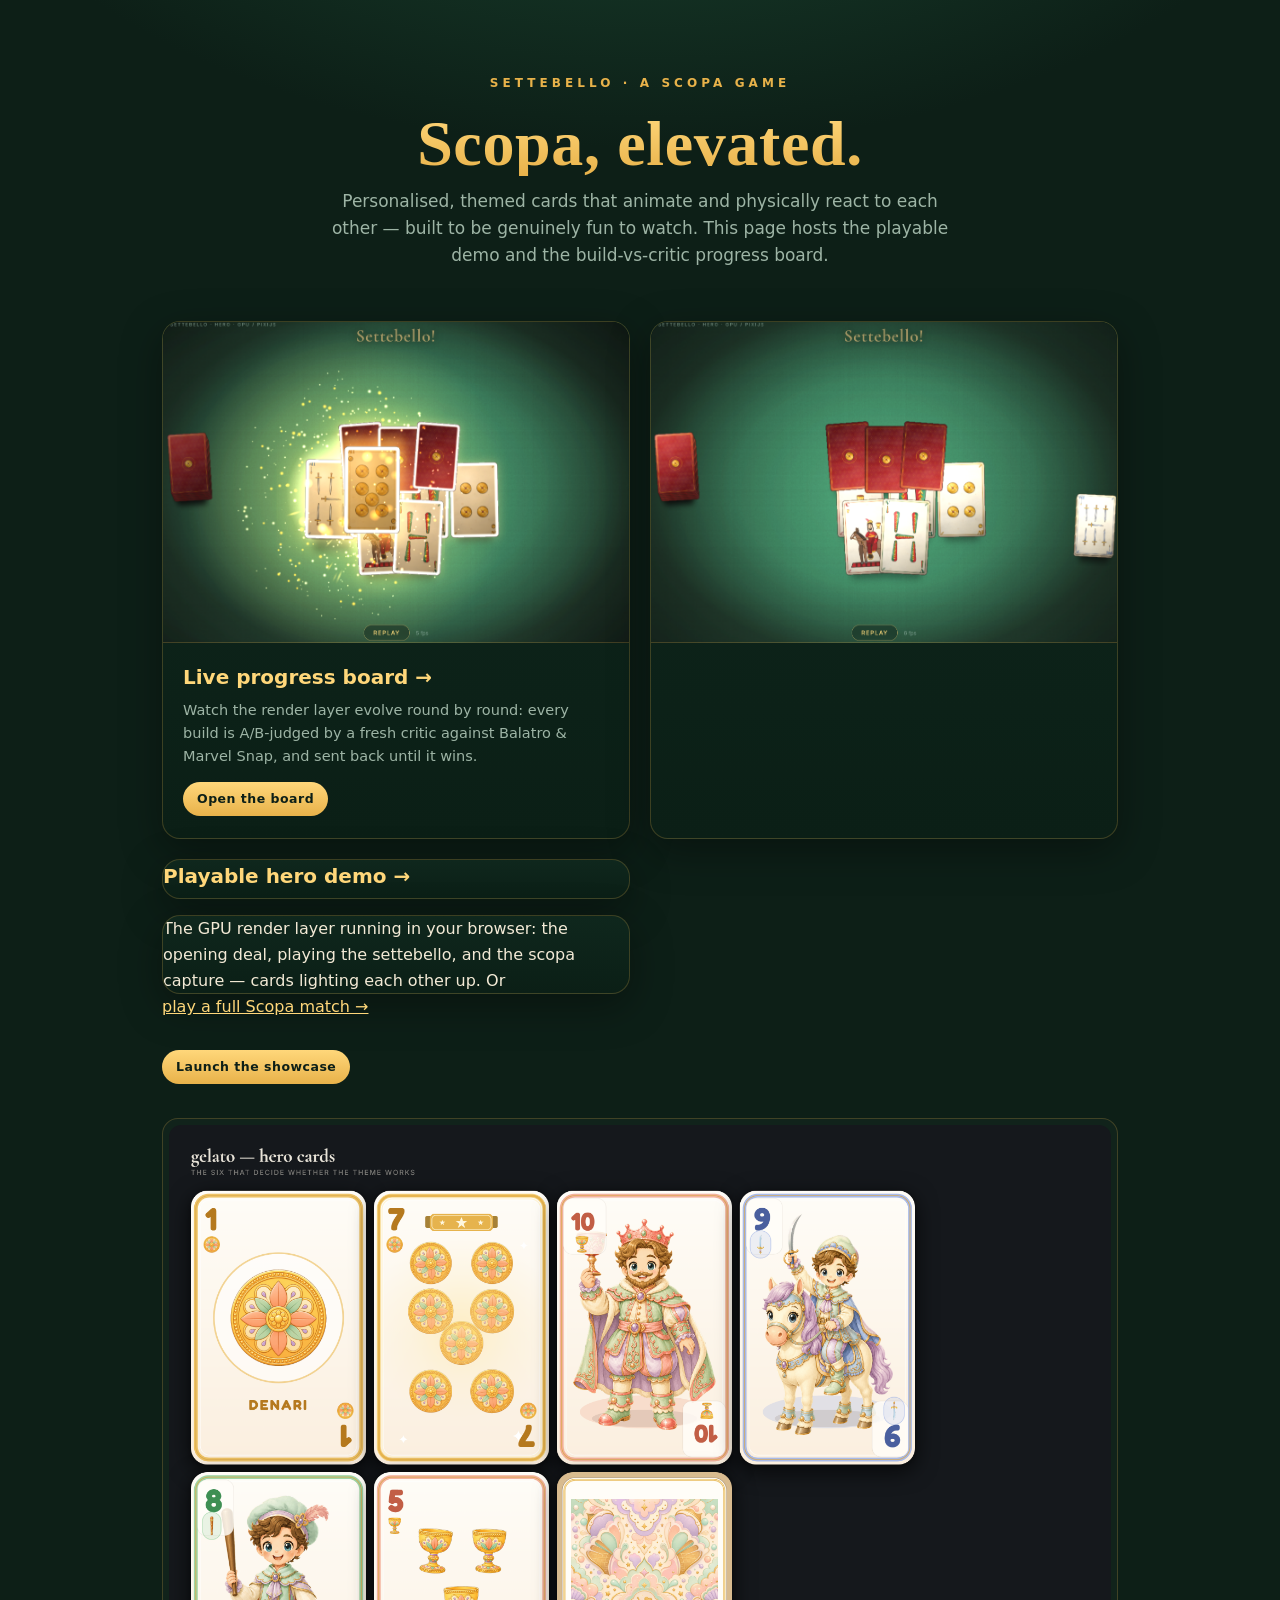
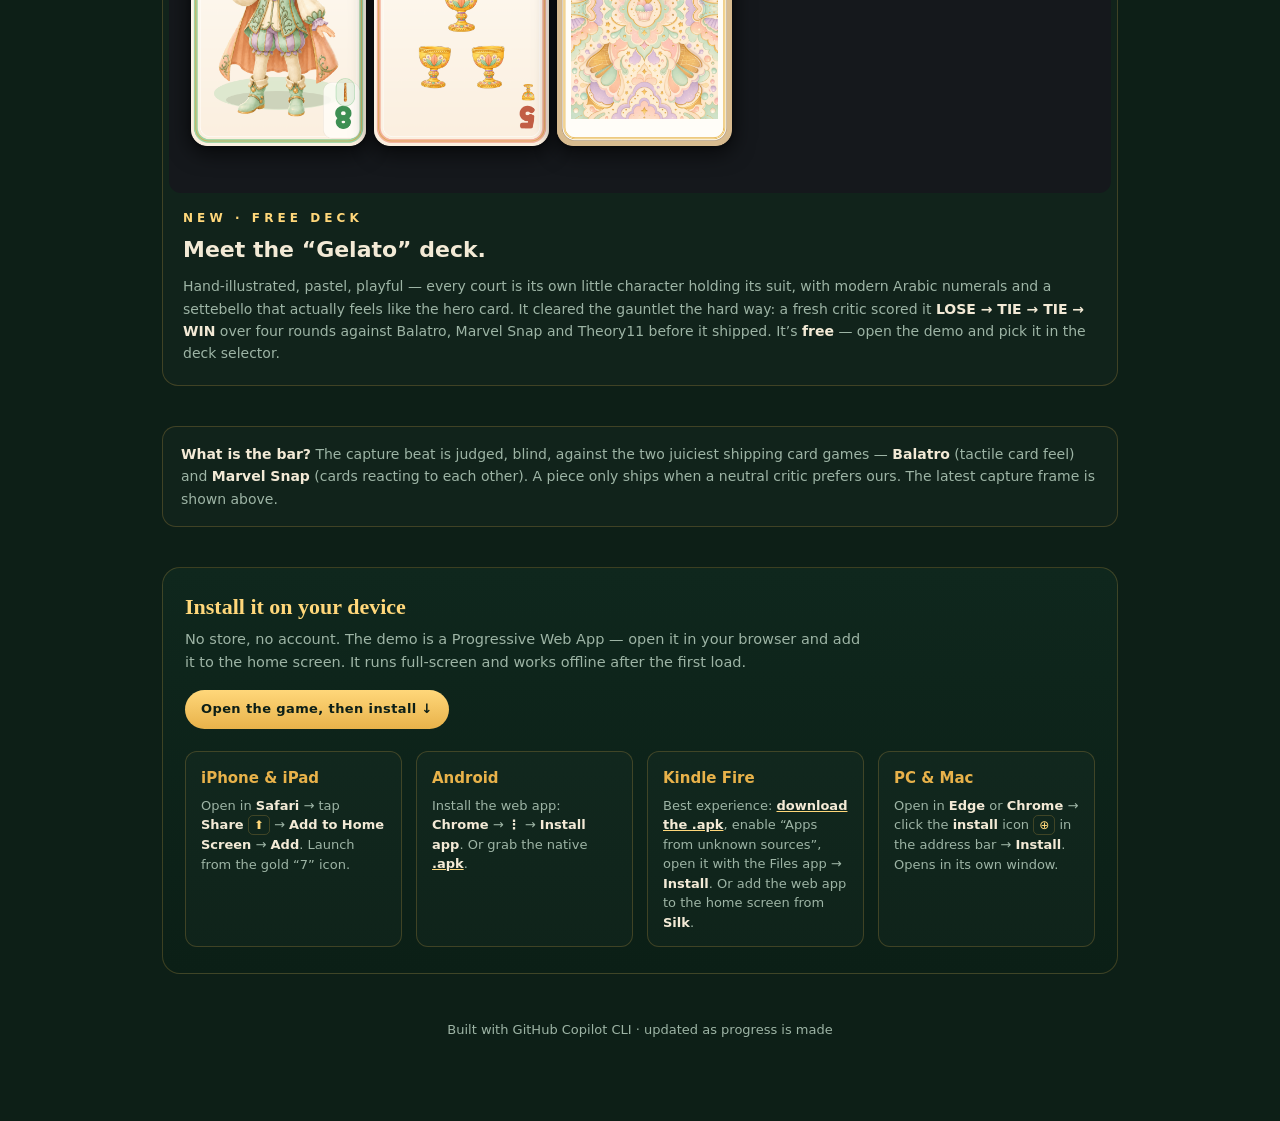
<file: scopa/index.html>
<!doctype html>
<html lang="en">
<head>
<meta charset="utf-8">
<meta name="viewport" content="width=device-width, initial-scale=1">
<title>Settebello — Scopa, elevated. Demo &amp; live progress</title>
<meta name="description" content="A Scopa card game with themed cards that animate and react to each other. Playable demo and an evolving build-vs-critic progress board.">
<style>
  :root{
    --bg:#0d1f17; --gold:#e8b24a; --gold2:#ffd77a;
    --ink:#f3ead6; --dim:#9db4a5; --line:rgba(232,178,74,.22); --card:#0f271d;
  }
  *{box-sizing:border-box}
  html,body{margin:0}
  body{
    background:radial-gradient(1200px 700px at 50% -10%, #1c4a34 0%, var(--bg) 60%),var(--bg);
    color:var(--ink);
    font:16px/1.6 ui-sans-serif,system-ui,-apple-system,"Segoe UI",Roboto,Helvetica,Arial,sans-serif;
    -webkit-font-smoothing:antialiased;
  }
  .wrap{max-width:1000px;margin:0 auto;padding:48px 22px 80px}
  header{text-align:center;padding:26px 0 12px}
  .kicker{letter-spacing:.34em;text-transform:uppercase;color:var(--gold);font-size:12px;font-weight:600}
  h1{
    font:700 clamp(34px,7vw,64px)/1.02 "Playfair Display",Georgia,"Times New Roman",serif;
    margin:.28em 0 .18em; letter-spacing:.01em;
    background:linear-gradient(180deg,var(--gold2),var(--gold));
    -webkit-background-clip:text;background-clip:text;color:transparent;
  }
  .tag{color:var(--dim);max-width:640px;margin:0 auto;font-size:17px}
  .grid{display:grid;grid-template-columns:1fr 1fr;gap:20px;margin-top:40px}
  @media(max-width:720px){.grid{grid-template-columns:1fr}}
  .card{
    display:block;text-decoration:none;color:inherit;
    background:linear-gradient(180deg,var(--card),#0b1f16);
    border:1px solid var(--line);border-radius:18px;overflow:hidden;
    transition:transform .18s ease,border-color .18s ease,box-shadow .18s ease;
    box-shadow:0 12px 40px rgba(0,0,0,.35);
  }
  .card:hover{transform:translateY(-4px);border-color:rgba(232,178,74,.5);box-shadow:0 18px 60px rgba(0,0,0,.5)}
  .shot{aspect-ratio:16/11;background:#0a1b13 center/cover no-repeat;border-bottom:1px solid var(--line)}
  .card .body{padding:18px 20px 22px}
  .card h2{margin:0 0 6px;font-size:20px;color:var(--gold2)}
  .card p{margin:0;color:var(--dim);font-size:14.5px}
  .pill{display:inline-block;margin-top:14px;font-size:12.5px;font-weight:600;letter-spacing:.04em;
    color:#0d1f17;background:linear-gradient(180deg,var(--gold2),var(--gold));padding:7px 14px;border-radius:999px}
  .soon{background:none;color:var(--dim);border:1px solid var(--line)}
  .note{margin-top:40px;padding:16px 18px;border:1px solid var(--line);border-radius:14px;
    background:rgba(255,255,255,.02);color:var(--dim);font-size:14px}
  .note b{color:var(--ink)}
  footer{margin-top:46px;text-align:center;color:var(--dim);font-size:13px}
  a.inline{color:var(--gold2)}
  .install{margin-top:40px;padding:26px 22px;border:1px solid var(--line);border-radius:18px;
    background:linear-gradient(180deg,var(--card),#0b1f16)}
  .ititle{margin:0;font:700 22px/1.2 "Playfair Display",Georgia,serif;color:var(--gold2)}
  .isub{color:var(--dim);font-size:14.5px;margin:.5em 0 1.1em;max-width:680px}
  .iopen{display:inline-block;font-size:13px;font-weight:600;letter-spacing:.03em;color:#0d1f17;
    background:linear-gradient(180deg,var(--gold2),var(--gold));padding:9px 16px;border-radius:999px;text-decoration:none}
  .igrid{display:grid;grid-template-columns:repeat(4,1fr);gap:14px;margin-top:22px}
  @media(max-width:720px){.igrid{grid-template-columns:1fr 1fr}}
  @media(max-width:440px){.igrid{grid-template-columns:1fr}}
  .ibox{border:1px solid var(--line);border-radius:12px;padding:14px 15px;background:rgba(255,255,255,.02)}
  .ibox h3{margin:0 0 6px;font-size:15px;color:var(--gold)}
  .ibox p{margin:0;color:var(--dim);font-size:13px;line-height:1.5}
  .ibox b{color:var(--ink)}
  .k{display:inline-block;border:1px solid var(--line);border-radius:5px;padding:0 5px;color:var(--gold2);font-size:12px}
</style>
</head>
<body>
<div class="wrap">
  <header>
    <div class="kicker">Settebello · a Scopa game</div>
    <h1>Scopa, elevated.</h1>
    <p class="tag">Personalised, themed cards that animate and physically react to each other — built to be genuinely fun to watch. This page hosts the playable demo and the build-vs-critic progress board.</p>
  </header>

  <div class="grid">
    <a class="card" href="board/">
      <div class="shot" style="background-image:url('board/shots/r16-a.png')"></div>
      <div class="body">
        <h2>Live progress board →</h2>
        <p>Watch the render layer evolve round by round: every build is A/B-judged by a fresh critic against Balatro &amp; Marvel Snap, and sent back until it wins.</p>
        <span class="pill">Open the board</span>
      </div>
    </a>

    <a class="card" href="demo/?hero=1">
      <div class="shot" style="background-image:url('board/shots/r16-b.png')"></div>
      <div class="body">
        <h2>Playable hero demo →</h2>
        <p>The GPU render layer running in your browser: the opening deal, playing the settebello, and the scopa capture — cards lighting each other up. Or <a class="inline" href="demo/">play a full Scopa match →</a></p>
        <span class="pill">Launch the showcase</span>
      </div>
    </a>
  </div>

  <section style="margin-top:34px;border:1px solid var(--line);border-radius:16px;overflow:hidden;background:rgba(255,255,255,.02)">
    <div style="padding:6px 6px 0"><img src="board/shots/gelato-heroes.png" alt="Gelato deck — six hero cards" style="display:block;width:100%;border-radius:12px"></div>
    <div style="padding:16px 20px 20px">
      <div class="kicker" style="color:var(--gold2)">New · free deck</div>
      <h2 style="margin:4px 0 8px;font-size:22px">Meet the “Gelato” deck.</h2>
      <p style="margin:0;color:var(--dim);font-size:14px;line-height:1.6">Hand-illustrated, pastel, playful — every court is its own little character holding its suit, with modern Arabic numerals and a settebello that actually feels like the hero card. It cleared the gauntlet the hard way: a fresh critic scored it <b style="color:var(--ink)">LOSE → TIE → TIE → WIN</b> over four rounds against Balatro, Marvel Snap and Theory11 before it shipped. It’s <b style="color:var(--ink)">free</b> — open the demo and pick it in the deck selector.</p>
    </div>
  </section>

  <div class="note">
    <b>What is the bar?</b> The capture beat is judged, blind, against the two juiciest shipping card games — <b>Balatro</b> (tactile card feel) and <b>Marvel Snap</b> (cards reacting to each other). A piece only ships when a neutral critic prefers ours. The latest capture frame is shown above.
  </div>

  <section class="install">
    <h2 class="ititle">Install it on your device</h2>
    <p class="isub">No store, no account. The demo is a Progressive Web App — open it in your browser and add it to the home screen. It runs full-screen and works offline after the first load.</p>
    <a class="iopen" href="demo/">Open the game, then install ↓</a>
    <div class="igrid">
      <div class="ibox">
        <h3>iPhone &amp; iPad</h3>
        <p>Open in <b>Safari</b> → tap <b>Share</b> <span class="k">⬆︎</span> → <b>Add to Home Screen</b> → <b>Add</b>. Launch from the gold “7” icon.</p>
      </div>
      <div class="ibox">
        <h3>Android</h3>
        <p>Install the web app: <b>Chrome</b> → <b>⋮</b> → <b>Install app</b>. Or grab the native <a class="inline" href="https://github.com/keyrabbit/Scopa/releases/download/android-latest/settebello-debug.apk"><b>.apk</b></a>.</p>
      </div>
      <div class="ibox">
        <h3>Kindle Fire</h3>
        <p>Best experience: <a class="inline" href="https://github.com/keyrabbit/Scopa/releases/download/android-latest/settebello-debug.apk"><b>download the .apk</b></a>, enable “Apps from unknown sources”, open it with the Files app → <b>Install</b>. Or add the web app to the home screen from <b>Silk</b>.</p>
      </div>
      <div class="ibox">
        <h3>PC &amp; Mac</h3>
        <p>Open in <b>Edge</b> or <b>Chrome</b> → click the <b>install</b> icon <span class="k">⊕</span> in the address bar → <b>Install</b>. Opens in its own window.</p>
      </div>
    </div>
  </section>

  <footer>
    Built with GitHub Copilot CLI · updated as progress is made
  </footer>
</div>
</body>
</html>
</file>
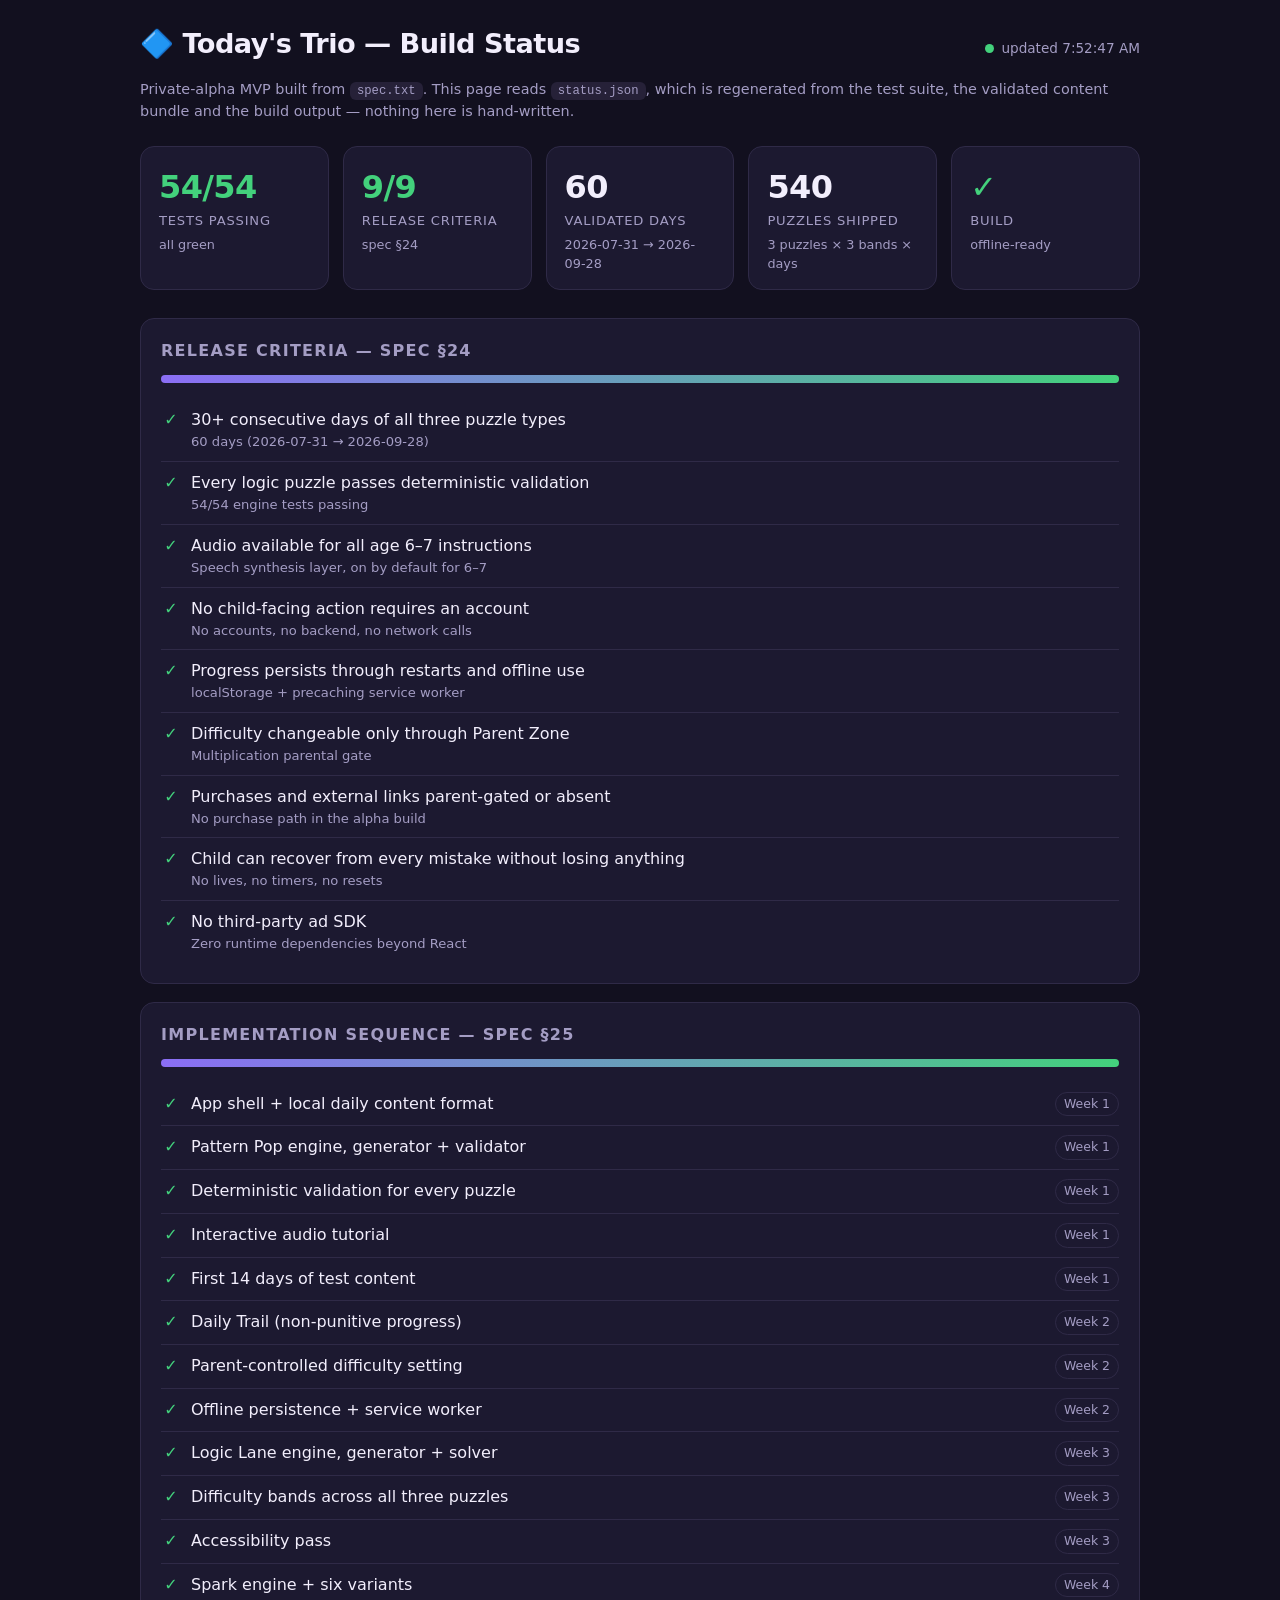
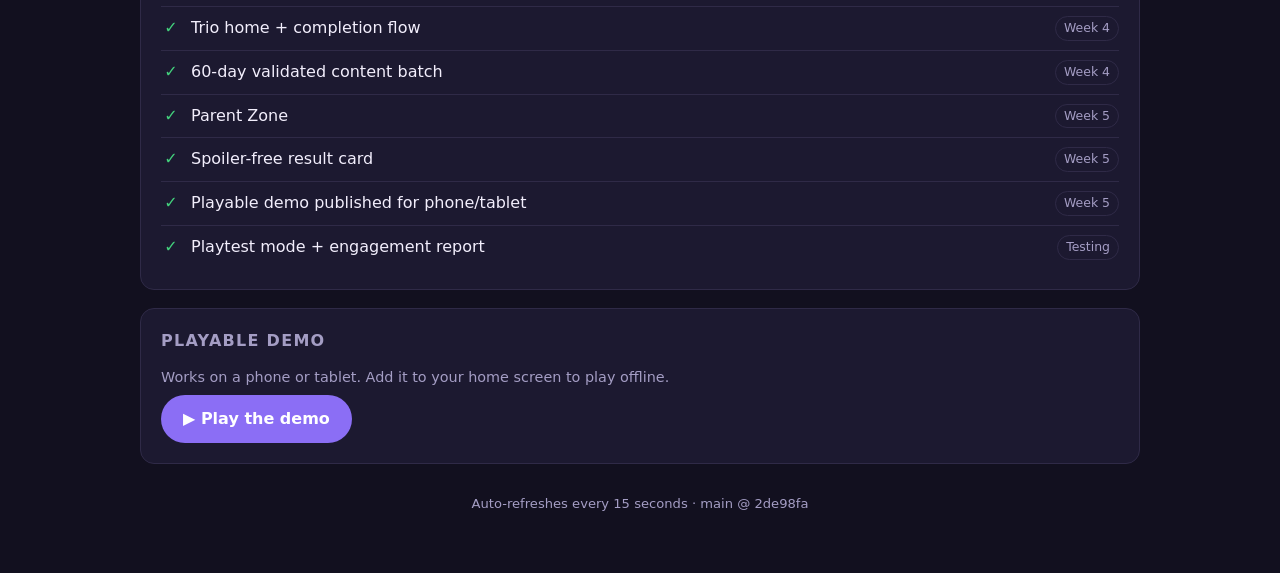
<file: trio/index.html>
<!doctype html>
<html lang="en">
  <head>
    <meta charset="UTF-8" />
    <meta name="viewport" content="width=device-width, initial-scale=1.0" />
    <title>Today's Trio — Build Status</title>
    <link rel="icon" href="data:image/svg+xml,<svg xmlns='http://www.w3.org/2000/svg' viewBox='0 0 16 16'><text y='14' font-size='14'>🔷</text></svg>" />
    <style>
      :root {
        --bg: #12101f;
        --panel: #1c1930;
        --line: #2f2a47;
        --ink: #f2eefc;
        --muted: #a49dc4;
        --ok: #43d17c;
        --pending: #6b6489;
        --warn: #ffb454;
        --accent: #8b6ef5;
      }
      * { box-sizing: border-box; }
      body {
        margin: 0;
        padding: 24px 16px 60px;
        font-family: 'Segoe UI', system-ui, -apple-system, sans-serif;
        background: var(--bg);
        color: var(--ink);
        line-height: 1.5;
      }
      .wrap { max-width: 1000px; margin: 0 auto; }
      header { display: flex; flex-wrap: wrap; gap: 12px; align-items: baseline; justify-content: space-between; margin-bottom: 6px; }
      h1 { font-size: 1.7rem; margin: 0; letter-spacing: -0.02em; }
      h2 { font-size: 1rem; margin: 0 0 12px; text-transform: uppercase; letter-spacing: 0.08em; color: var(--muted); }
      .sub { color: var(--muted); font-size: 0.9rem; margin-bottom: 24px; }
      .live { display: inline-flex; align-items: center; gap: 7px; font-size: 0.85rem; color: var(--muted); }
      .dot { width: 9px; height: 9px; border-radius: 50%; background: var(--ok); animation: pulse 2s infinite; }
      @keyframes pulse { 0%,100% { opacity: 1; } 50% { opacity: 0.25; } }

      .grid { display: grid; gap: 14px; grid-template-columns: repeat(auto-fit, minmax(180px, 1fr)); margin-bottom: 28px; }
      .stat { background: var(--panel); border: 1px solid var(--line); border-radius: 14px; padding: 16px 18px; }
      .stat .value { font-size: 2rem; font-weight: 700; letter-spacing: -0.02em; }
      .stat .label { color: var(--muted); font-size: 0.82rem; text-transform: uppercase; letter-spacing: 0.06em; }
      .stat .note { color: var(--muted); font-size: 0.8rem; margin-top: 4px; }
      .stat[data-tone='ok'] .value { color: var(--ok); }
      .stat[data-tone='warn'] .value { color: var(--warn); }

      section { background: var(--panel); border: 1px solid var(--line); border-radius: 14px; padding: 20px; margin-bottom: 18px; }
      .bar { height: 8px; border-radius: 99px; background: #2a2542; overflow: hidden; margin-bottom: 16px; }
      .bar > i { display: block; height: 100%; background: linear-gradient(90deg, var(--accent), var(--ok)); transition: width 400ms ease; }

      ul { list-style: none; margin: 0; padding: 0; }
      li { display: flex; gap: 10px; align-items: flex-start; padding: 9px 0; border-bottom: 1px solid var(--line); }
      li:last-child { border-bottom: none; }
      .mark { flex-shrink: 0; width: 20px; text-align: center; }
      .mark[data-status='done'] { color: var(--ok); }
      .mark[data-status='pending'] { color: var(--pending); }
      .title { flex: 1; }
      .area { color: var(--muted); font-size: 0.78rem; padding: 2px 8px; border: 1px solid var(--line); border-radius: 99px; white-space: nowrap; }
      .detail { color: var(--muted); font-size: 0.82rem; display: block; }
      li[data-status='pending'] .title { color: var(--muted); }

      .demo { display: inline-block; margin-top: 6px; padding: 12px 22px; border-radius: 99px; background: var(--accent); color: #fff; text-decoration: none; font-weight: 700; }
      .demo:hover { filter: brightness(1.1); }
      code { background: #262138; padding: 2px 7px; border-radius: 6px; font-size: 0.85em; }
      footer { color: var(--muted); font-size: 0.82rem; text-align: center; margin-top: 30px; }
      .err { color: var(--warn); }
    </style>
  </head>
  <body>
    <div class="wrap">
      <header>
        <h1>🔷 Today's Trio — Build Status</h1>
        <span class="live"><span class="dot"></span><span id="updated">loading…</span></span>
      </header>
      <p class="sub">
        Private-alpha MVP built from <code>spec.txt</code>. This page reads
        <code>status.json</code>, which is regenerated from the test suite, the validated content
        bundle and the build output — nothing here is hand-written.
      </p>

      <div id="stats" class="grid"></div>

      <section>
        <h2>Release criteria — spec §24</h2>
        <div class="bar"><i id="criteria-bar" style="width: 0"></i></div>
        <ul id="criteria"></ul>
      </section>

      <section>
        <h2>Implementation sequence — spec §25</h2>
        <div class="bar"><i id="task-bar" style="width: 0"></i></div>
        <ul id="tasks"></ul>
      </section>

      <section id="demo-section" style="display: none">
        <h2>Playable demo</h2>
        <p class="sub" style="margin-bottom: 0">
          Works on a phone or tablet. Add it to your home screen to play offline.
        </p>
        <a class="demo" id="demo-link" href="#">▶ Play the demo</a>
      </section>

      <footer>Auto-refreshes every 15 seconds · <span id="commit"></span></footer>
    </div>

    <script>
      const $ = (id) => document.getElementById(id);

      function stat(label, value, note, tone) {
        return `<div class="stat" data-tone="${tone ?? ''}">
          <div class="value">${value}</div>
          <div class="label">${label}</div>
          ${note ? `<div class="note">${note}</div>` : ''}
        </div>`;
      }

      function render(d) {
        const when = new Date(d.updatedAt);
        $('updated').textContent = `updated ${when.toLocaleTimeString()}`;
        $('commit').textContent = d.commit ? `${d.branch} @ ${d.commit}` : '';

        const tests = d.tests ?? { passed: 0, total: 0, ok: false };
        const content = d.content;

        $('stats').innerHTML = [
          stat('Tests passing', `${tests.passed}/${tests.total}`, tests.ok ? 'all green' : 'failing', tests.ok ? 'ok' : 'warn'),
          stat('Release criteria', `${d.criteriaSummary.met}/${d.criteriaSummary.total}`, 'spec §24',
            d.criteriaSummary.met === d.criteriaSummary.total ? 'ok' : 'warn'),
          stat('Validated days', content ? content.dayCount : '—',
            content ? `${content.firstDate} → ${content.lastDate}` : 'no content'),
          stat('Puzzles shipped', content ? content.puzzleCount : '—', '3 puzzles × 3 bands × days'),
          stat('Build', d.build ? '✓' : '—', d.build?.hasServiceWorker ? 'offline-ready' : 'not built',
            d.build ? 'ok' : 'warn'),
        ].join('');

        const pct = (n, t) => (t === 0 ? 0 : Math.round((n / t) * 100));

        $('criteria-bar').style.width = pct(d.criteriaSummary.met, d.criteriaSummary.total) + '%';
        $('criteria').innerHTML = d.criteria
          .map(
            (c) => `<li data-status="${c.met ? 'done' : 'pending'}">
              <span class="mark" data-status="${c.met ? 'done' : 'pending'}">${c.met ? '✓' : '○'}</span>
              <span class="title">${c.label}<span class="detail">${c.detail}</span></span>
            </li>`,
          )
          .join('');

        $('task-bar').style.width = pct(d.taskSummary.done, d.taskSummary.total) + '%';
        $('tasks').innerHTML = d.tasks
          .map(
            (t) => `<li data-status="${t.status}">
              <span class="mark" data-status="${t.status}">${t.status === 'done' ? '✓' : '○'}</span>
              <span class="title">${t.title}</span>
              <span class="area">${t.area}</span>
            </li>`,
          )
          .join('');

        if (d.demoUrl) {
          $('demo-section').style.display = '';
          $('demo-link').href = d.demoUrl;
        }
      }

      async function refresh() {
        try {
          const res = await fetch('status.json?t=' + Date.now(), { cache: 'no-store' });
          render(await res.json());
        } catch (e) {
          $('updated').innerHTML = '<span class="err">status.json unavailable</span>';
        }
      }

      refresh();
      setInterval(refresh, 15000);
    </script>
  </body>
</html>
</file>
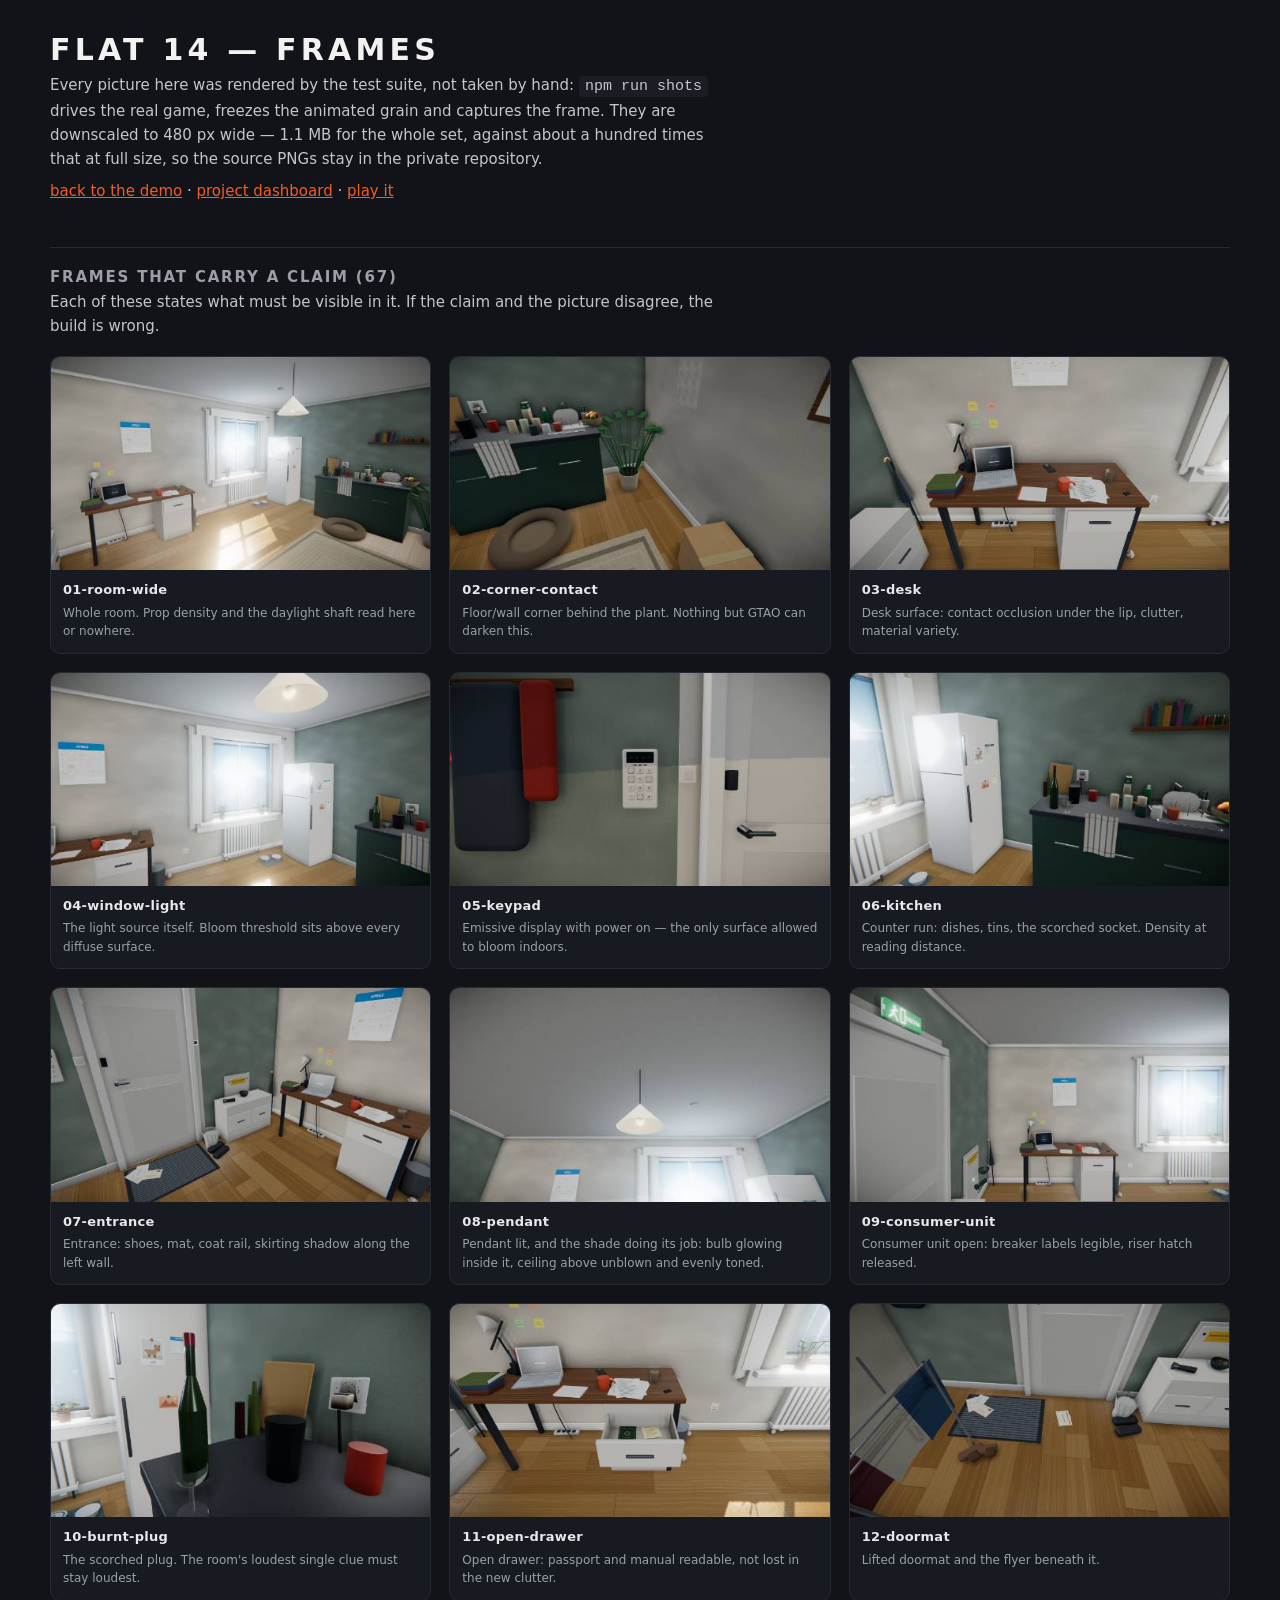
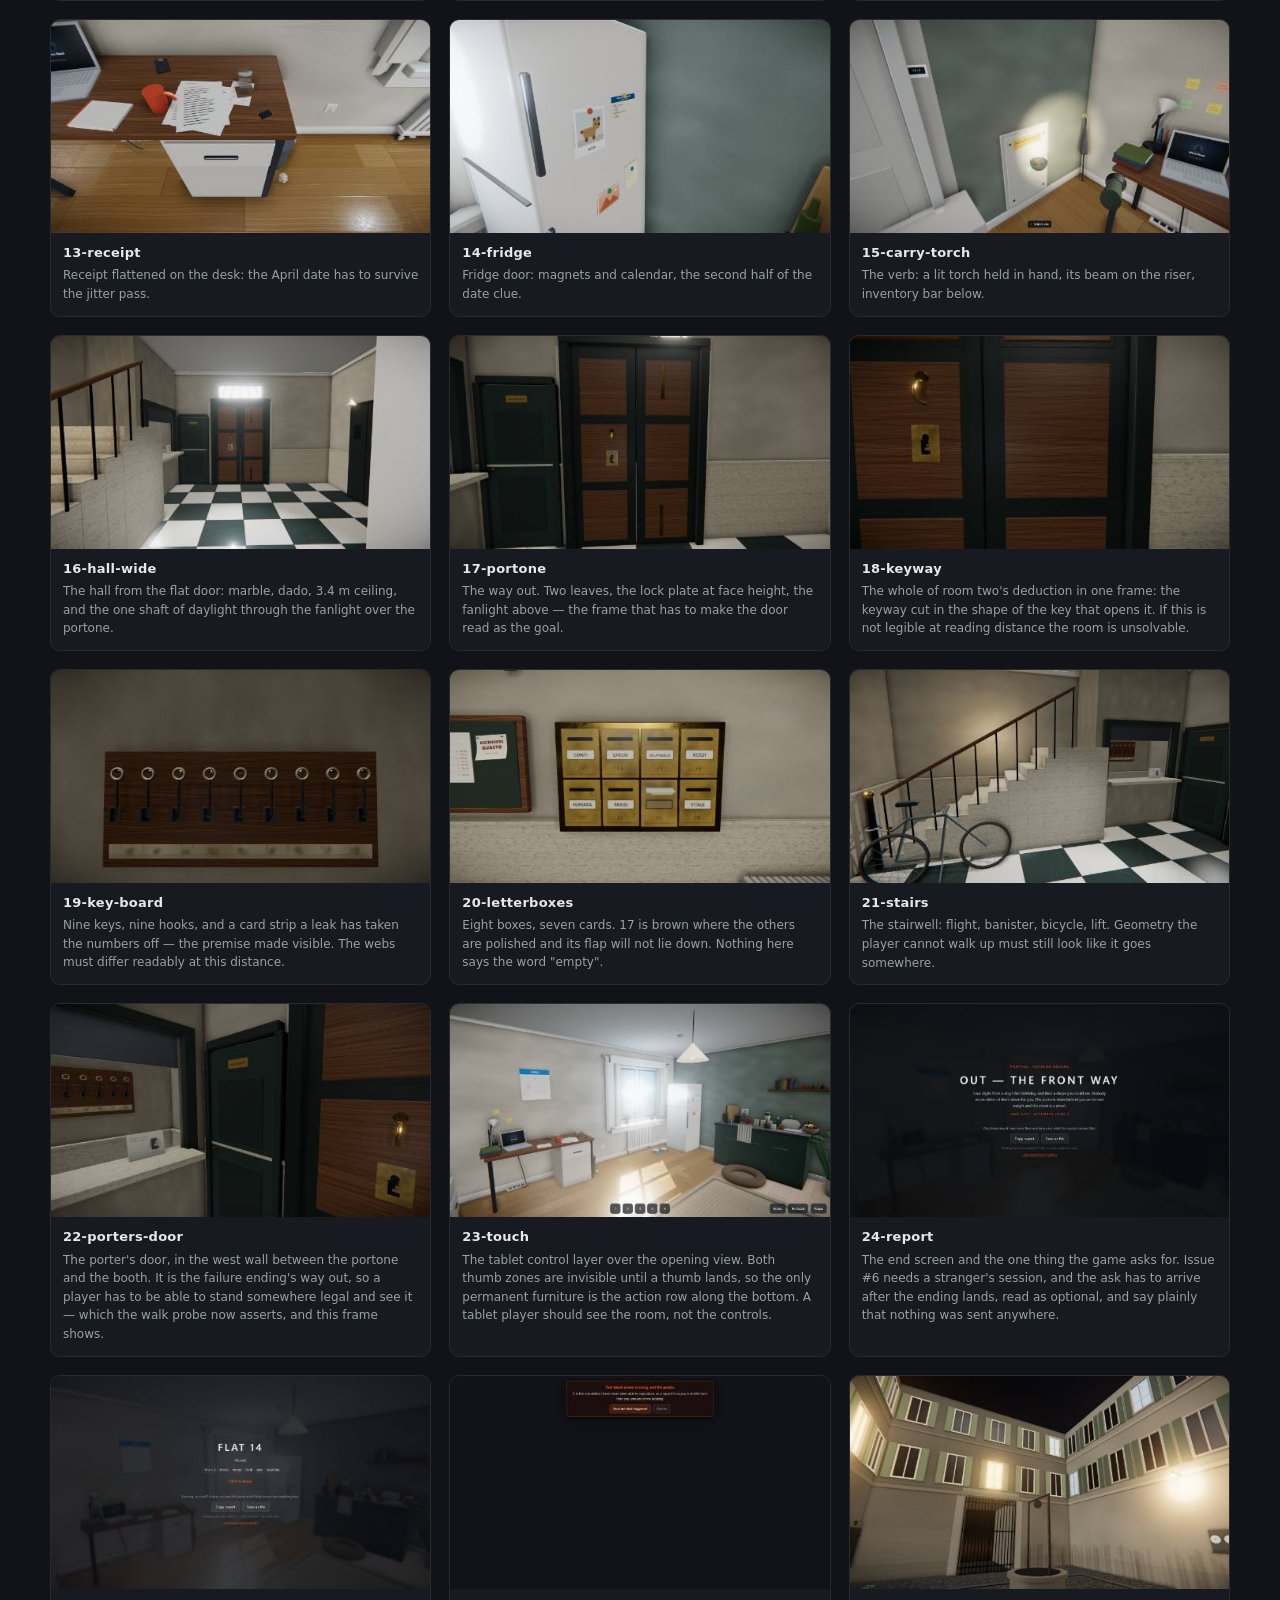
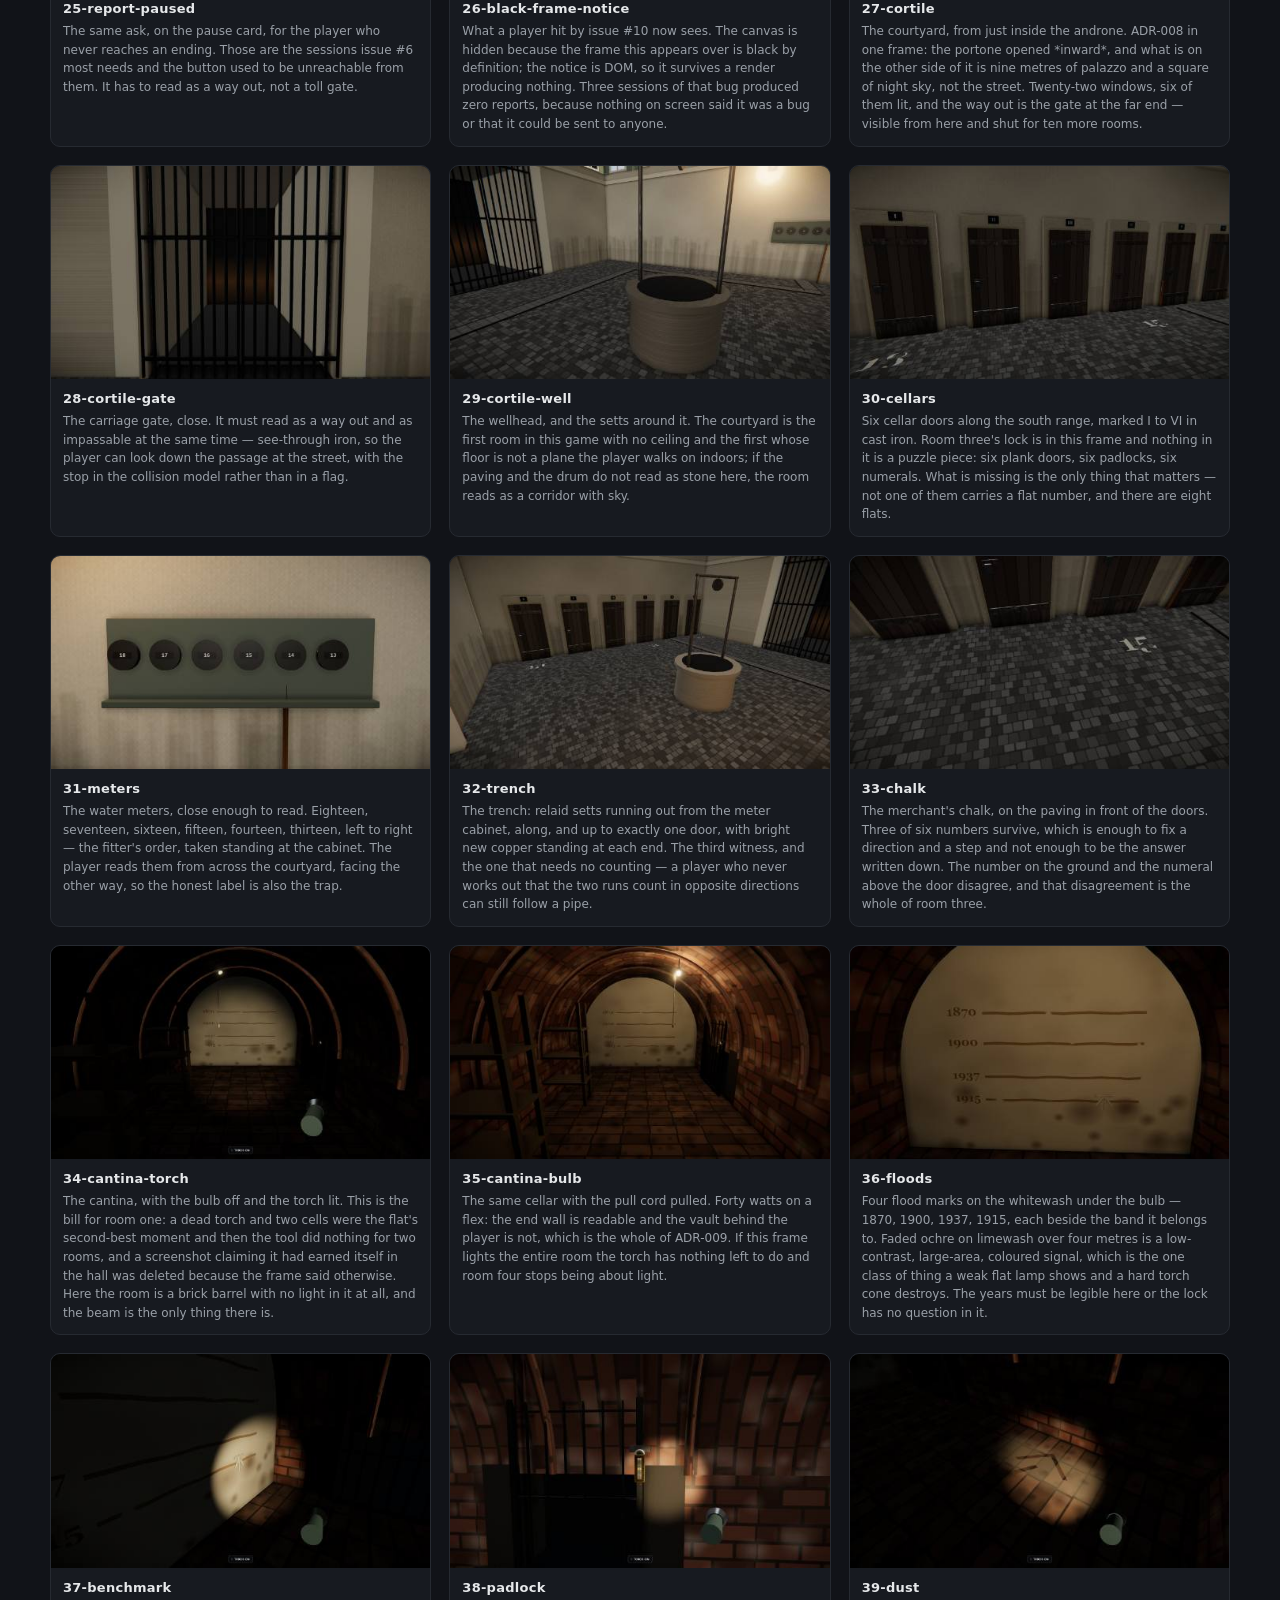
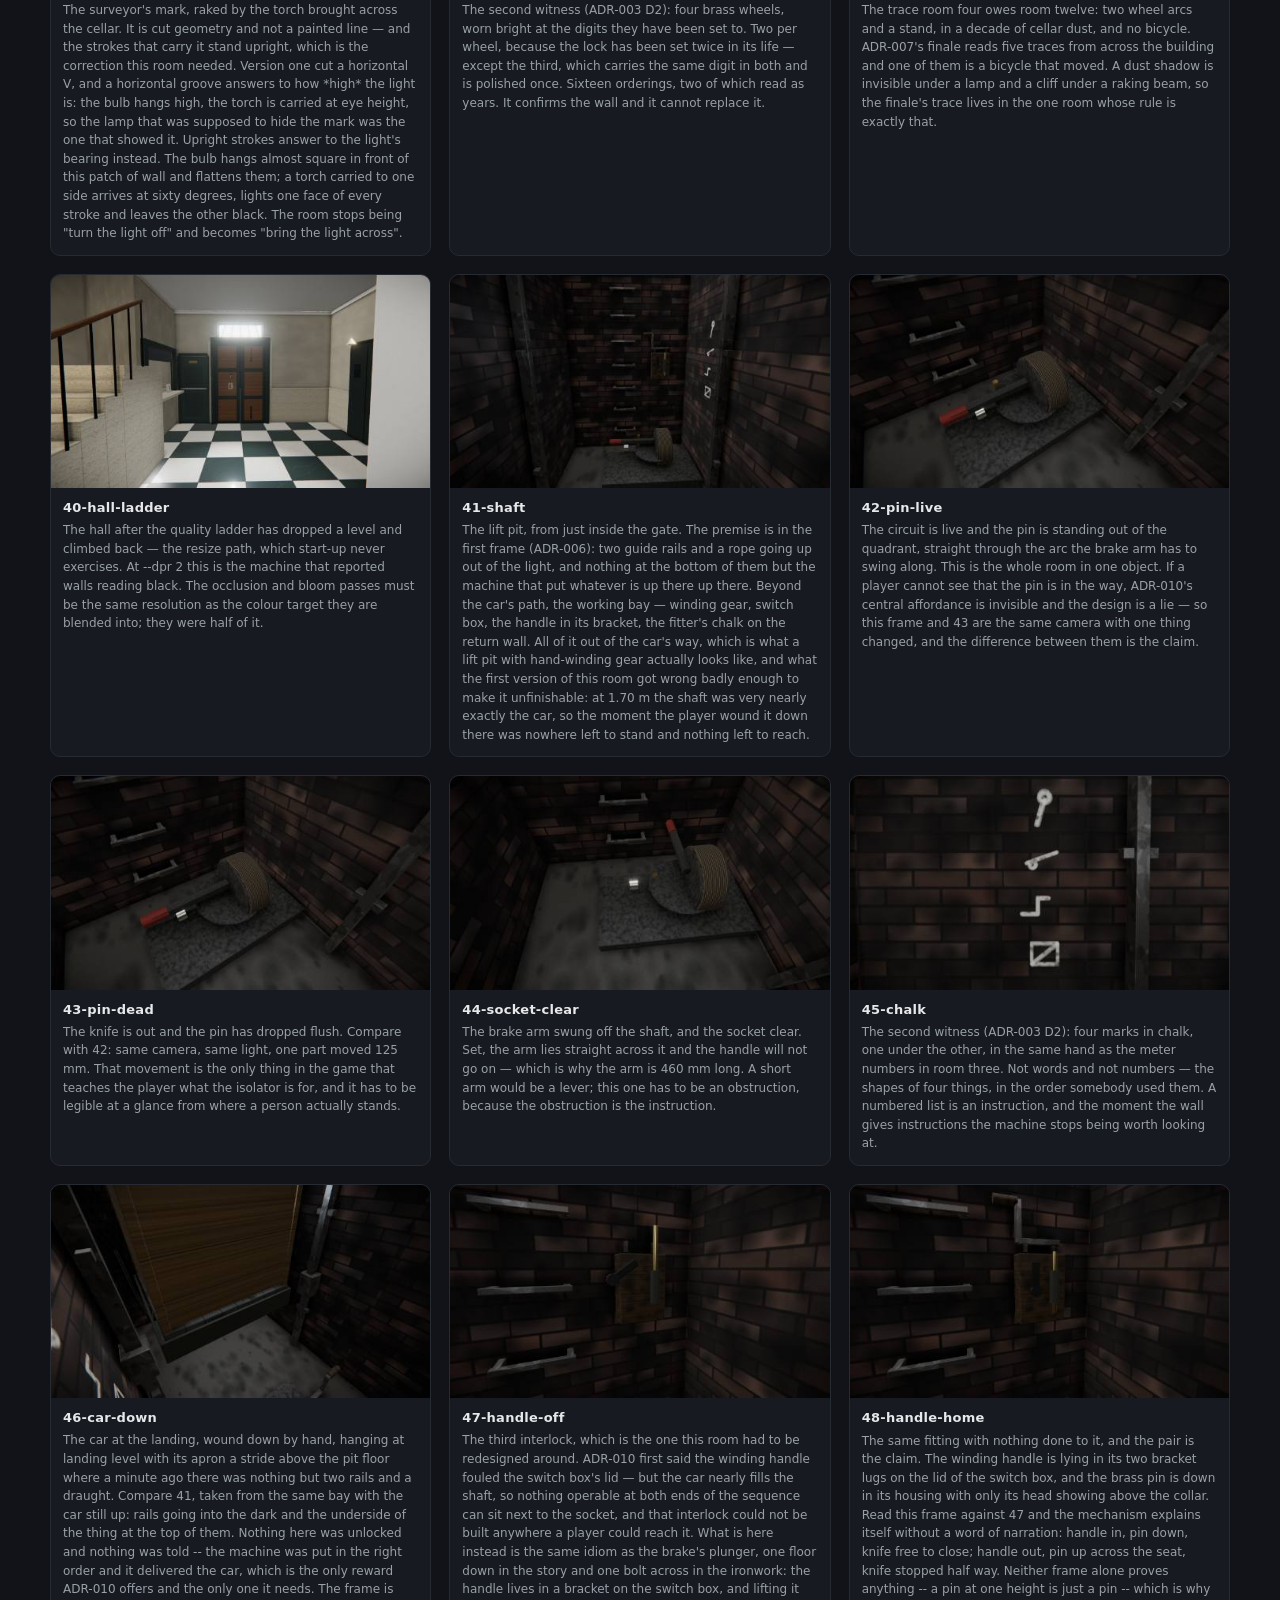
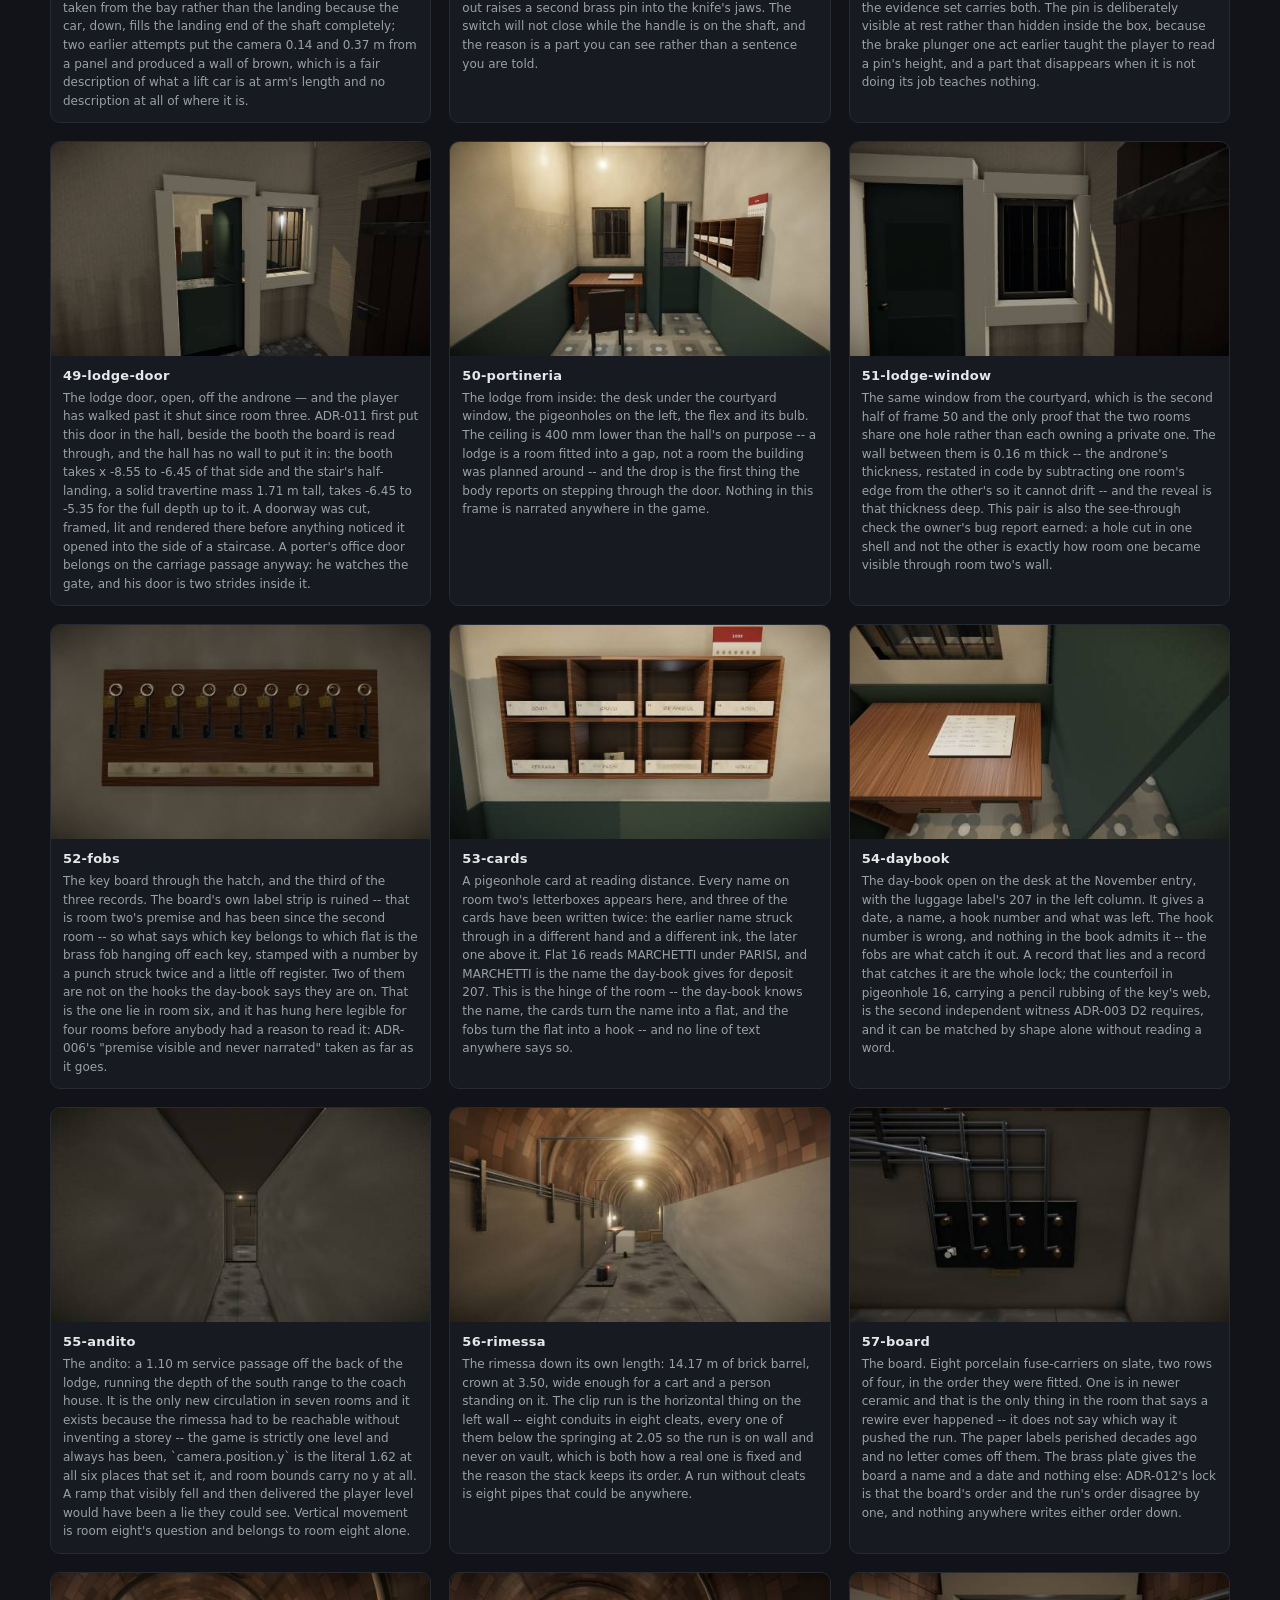
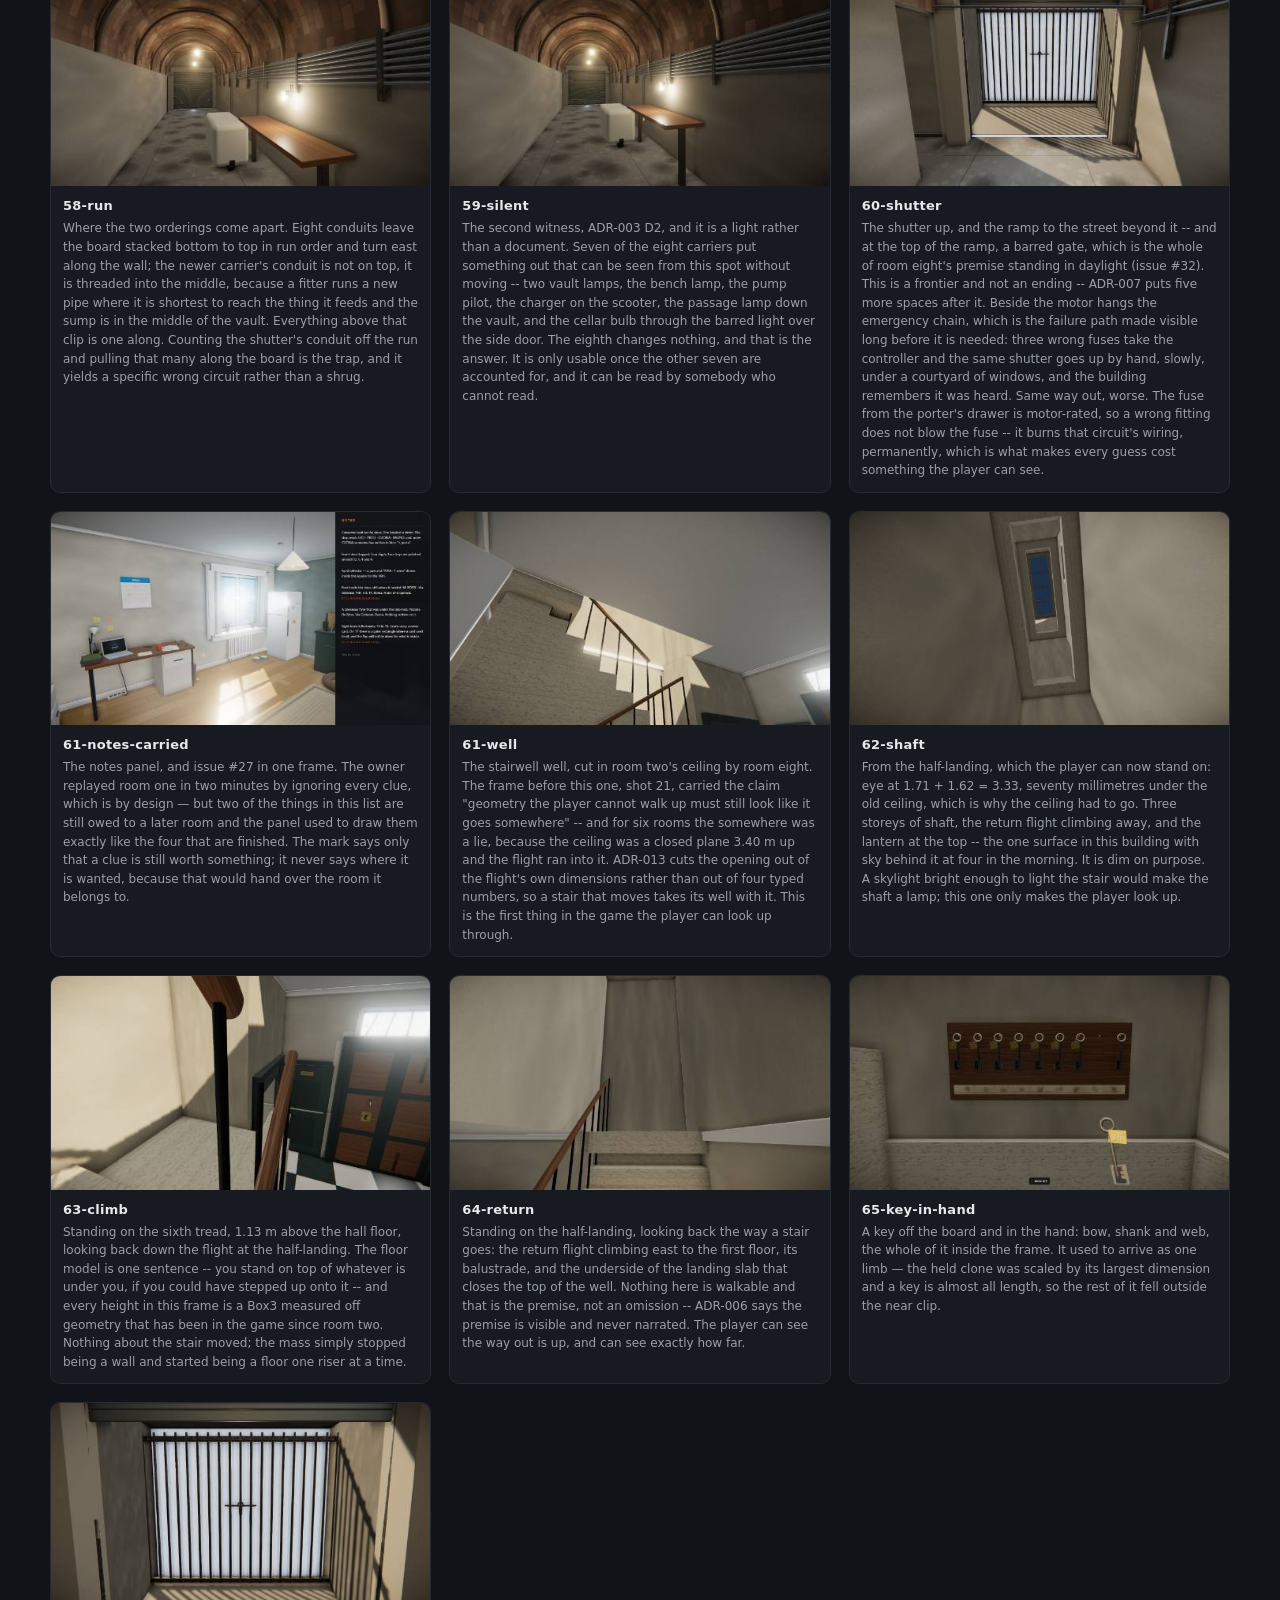
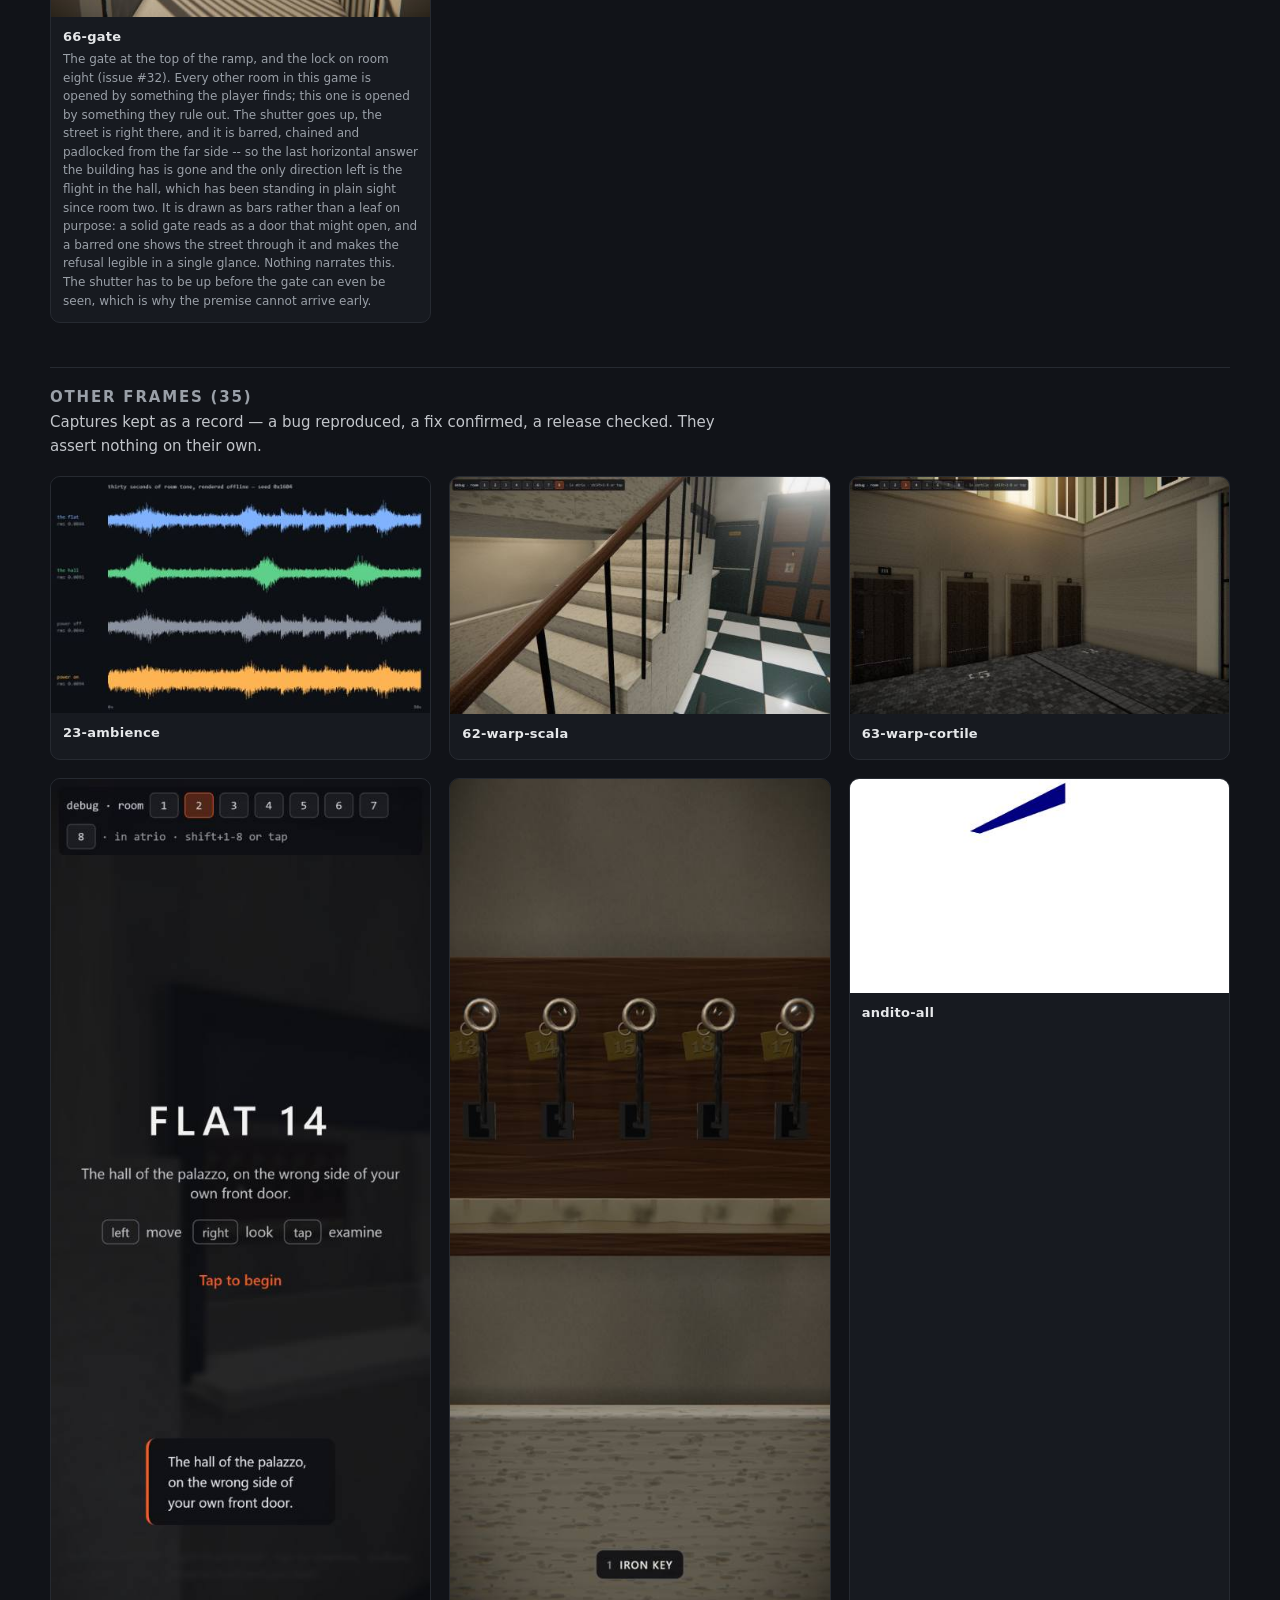
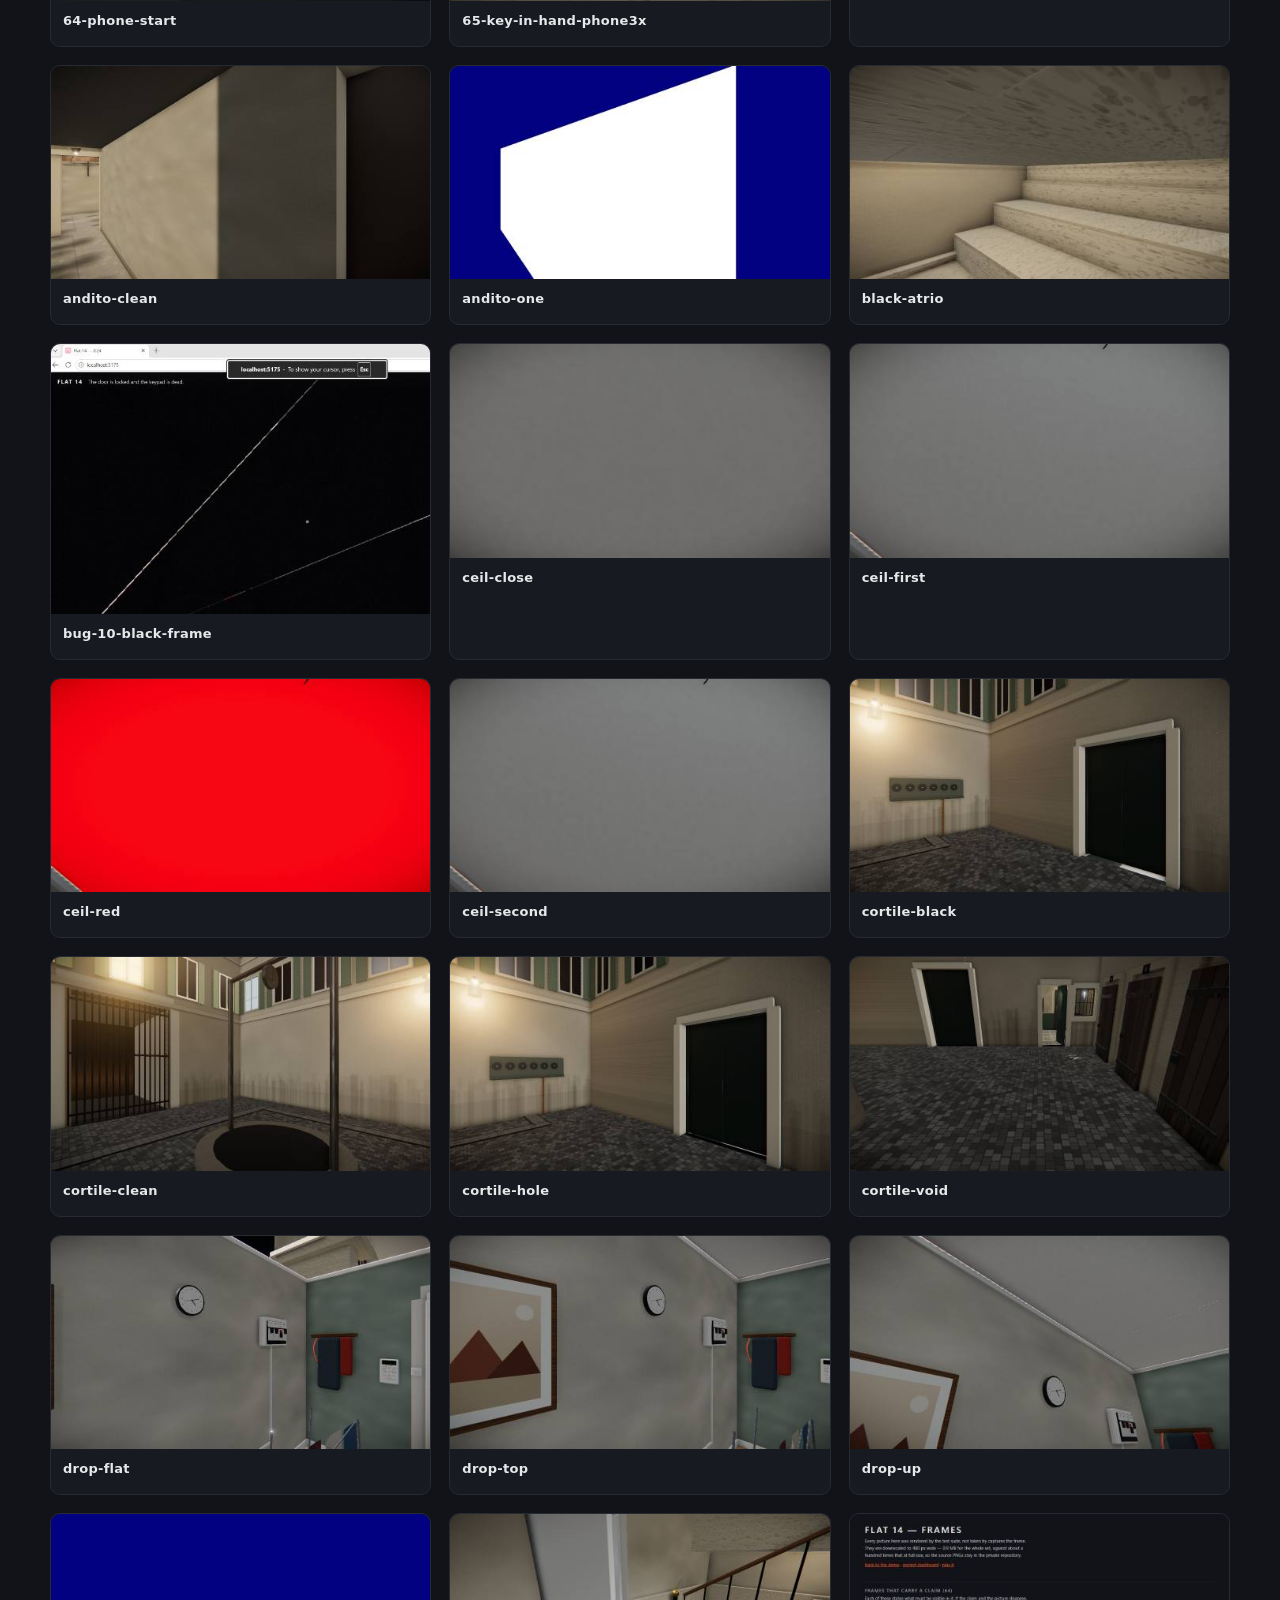
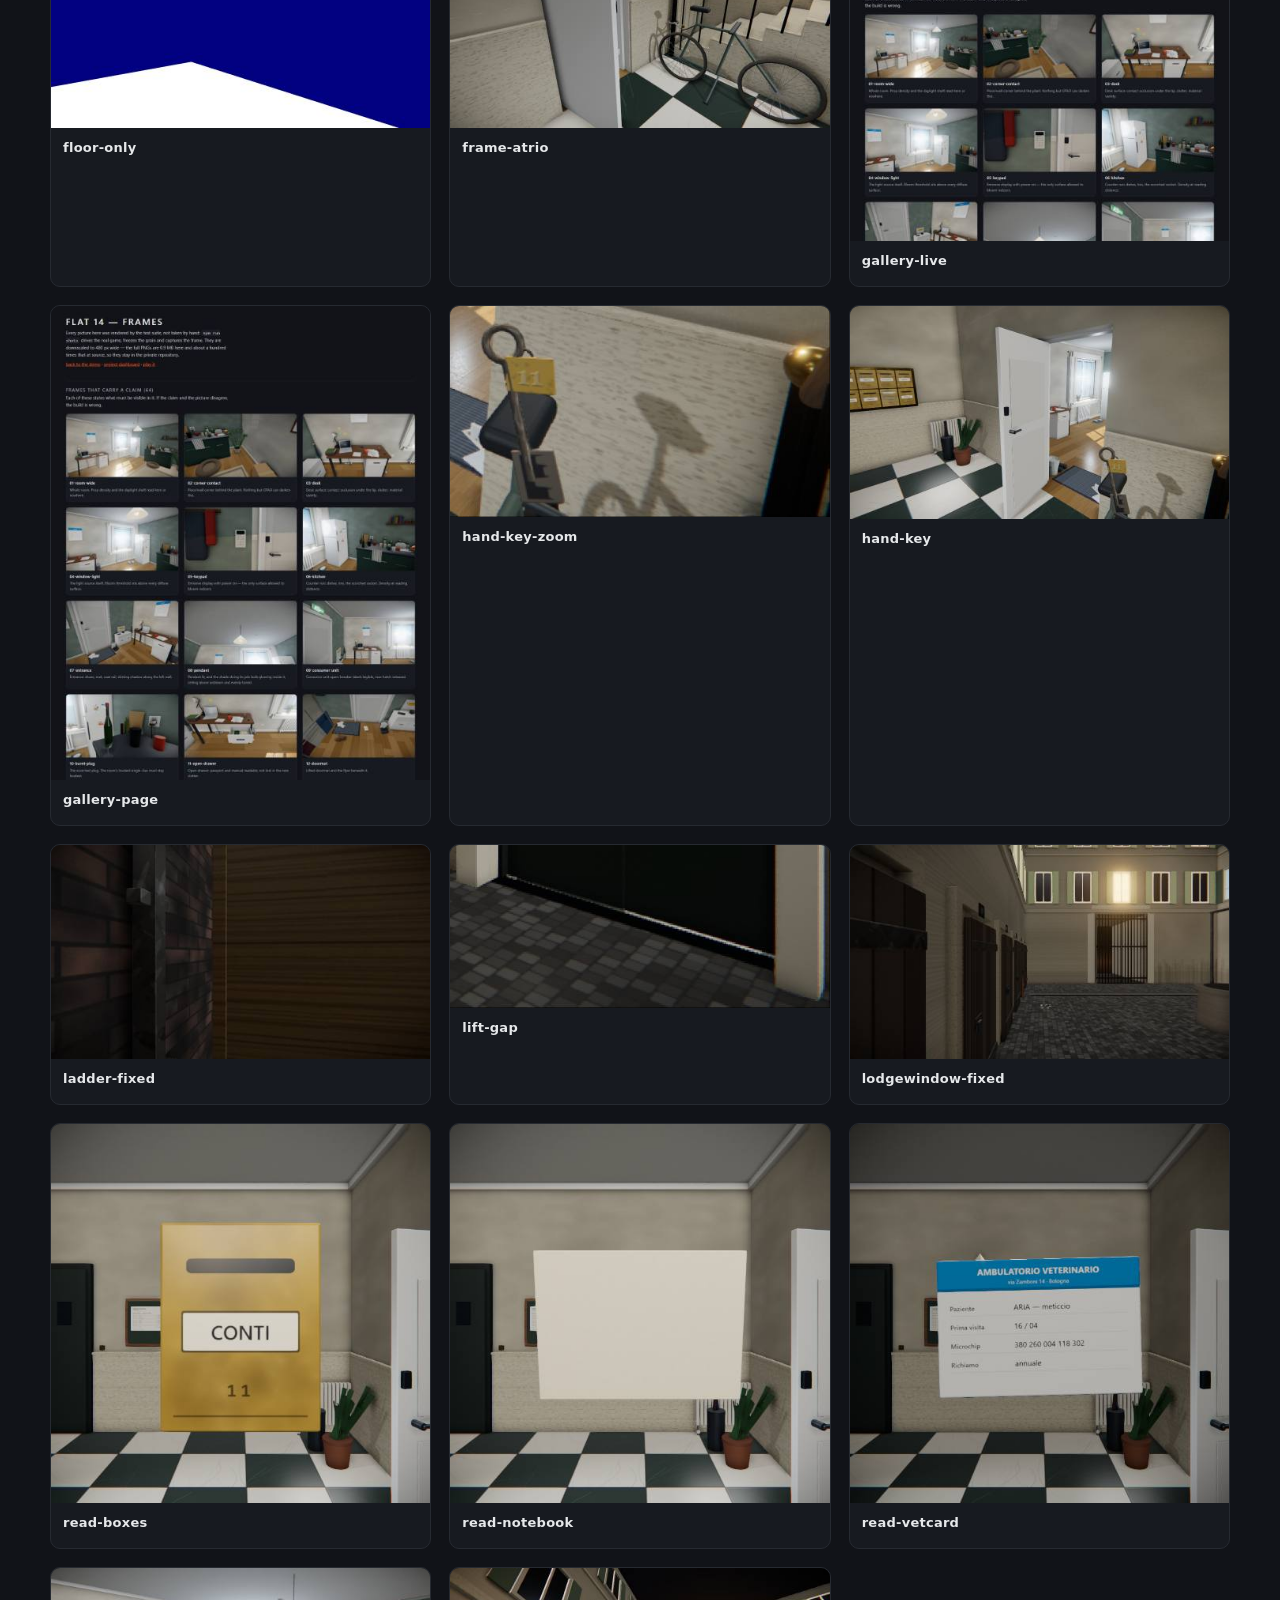
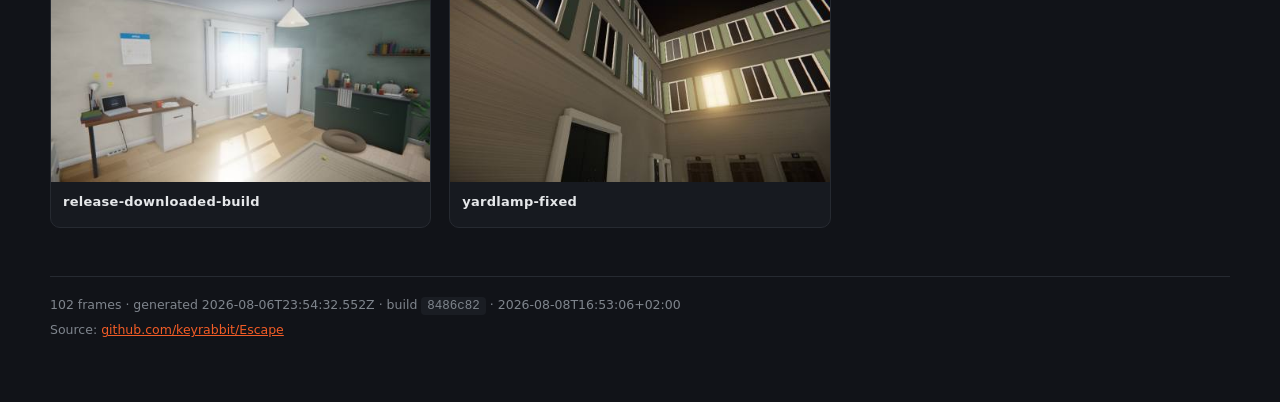
<file: flat-14/gallery/index.html>
<!DOCTYPE html>
<html lang="en">
<head>
<meta charset="utf-8">
<meta name="viewport" content="width=device-width,initial-scale=1">
<title>Flat 14 — frames</title>
<style>
  *{box-sizing:border-box}
  body{margin:0;background:#111318;color:#f2f2f0;padding:32px 24px 64px;
    font-family:"Segoe UI",Inter,system-ui,-apple-system,sans-serif}
  main{max-width:1180px;margin:0 auto}
  h1{font-size:30px;letter-spacing:.14em;font-weight:600;margin:0 0 6px}
  h2{font-size:15px;letter-spacing:.12em;text-transform:uppercase;color:#9aa0a8;
    font-weight:600;margin:44px 0 4px;border-top:1px solid #262a31;padding-top:20px}
  p.sub{color:#c3c6cb;font-size:15px;line-height:1.6;margin:0 0 8px;max-width:70ch}
  a{color:#f25c26}
  .grid{display:grid;gap:18px;grid-template-columns:repeat(auto-fill,minmax(300px,1fr));
    margin-top:18px}
  figure{margin:0;background:#171a20;border:1px solid #262a31;border-radius:10px;
    overflow:hidden}
  figure img{display:block;width:100%;height:auto;background:#0b0d10}
  figcaption{padding:10px 12px 12px;font-size:12px;line-height:1.55;color:#9aa0a8}
  figcaption b{display:block;color:#e6e8ea;font-size:13px;font-weight:600;
    letter-spacing:.02em;margin-bottom:3px}
  footer{margin-top:48px;border-top:1px solid #262a31;padding-top:16px;
    font-size:12.5px;color:#7f858d;line-height:1.9}
  code{background:#1a1d23;padding:2px 6px;border-radius:4px}
</style>
</head>
<body>
<main>
  <h1>FLAT 14 — FRAMES</h1>
  <p class="sub">Every picture here was rendered by the test suite, not taken by
  hand: <code>npm run shots</code> drives the real game, freezes the animated
  grain and captures the frame. They are downscaled to 480 px wide
  — 1.1 MB for the whole set, against about a hundred times that at full
  size, so the source PNGs stay in the private repository.</p>
  <p class="sub"><a href="../">back to the demo</a> · <a href="../status/">project dashboard</a> ·
  <a href="../play/">play it</a></p>

  <h2>Frames that carry a claim (67)</h2>
  <p class="sub">Each of these states what must be visible in it. If the claim
  and the picture disagree, the build is wrong.</p>
  <div class="grid">
  <figure>
    <img src="01-room-wide.jpg" width="480" height="270" loading="lazy" alt="01-room-wide">
    <figcaption><b>01-room-wide</b><span>Whole room. Prop density and the daylight shaft read here or nowhere.</span></figcaption>
  </figure>
  <figure>
    <img src="02-corner-contact.jpg" width="480" height="270" loading="lazy" alt="02-corner-contact">
    <figcaption><b>02-corner-contact</b><span>Floor/wall corner behind the plant. Nothing but GTAO can darken this.</span></figcaption>
  </figure>
  <figure>
    <img src="03-desk.jpg" width="480" height="270" loading="lazy" alt="03-desk">
    <figcaption><b>03-desk</b><span>Desk surface: contact occlusion under the lip, clutter, material variety.</span></figcaption>
  </figure>
  <figure>
    <img src="04-window-light.jpg" width="480" height="270" loading="lazy" alt="04-window-light">
    <figcaption><b>04-window-light</b><span>The light source itself. Bloom threshold sits above every diffuse surface.</span></figcaption>
  </figure>
  <figure>
    <img src="05-keypad.jpg" width="480" height="270" loading="lazy" alt="05-keypad">
    <figcaption><b>05-keypad</b><span>Emissive display with power on — the only surface allowed to bloom indoors.</span></figcaption>
  </figure>
  <figure>
    <img src="06-kitchen.jpg" width="480" height="270" loading="lazy" alt="06-kitchen">
    <figcaption><b>06-kitchen</b><span>Counter run: dishes, tins, the scorched socket. Density at reading distance.</span></figcaption>
  </figure>
  <figure>
    <img src="07-entrance.jpg" width="480" height="270" loading="lazy" alt="07-entrance">
    <figcaption><b>07-entrance</b><span>Entrance: shoes, mat, coat rail, skirting shadow along the left wall.</span></figcaption>
  </figure>
  <figure>
    <img src="08-pendant.jpg" width="480" height="270" loading="lazy" alt="08-pendant">
    <figcaption><b>08-pendant</b><span>Pendant lit, and the shade doing its job: bulb glowing inside it, ceiling above unblown and evenly toned.</span></figcaption>
  </figure>
  <figure>
    <img src="09-consumer-unit.jpg" width="480" height="270" loading="lazy" alt="09-consumer-unit">
    <figcaption><b>09-consumer-unit</b><span>Consumer unit open: breaker labels legible, riser hatch released.</span></figcaption>
  </figure>
  <figure>
    <img src="10-burnt-plug.jpg" width="480" height="270" loading="lazy" alt="10-burnt-plug">
    <figcaption><b>10-burnt-plug</b><span>The scorched plug. The room's loudest single clue must stay loudest.</span></figcaption>
  </figure>
  <figure>
    <img src="11-open-drawer.jpg" width="480" height="270" loading="lazy" alt="11-open-drawer">
    <figcaption><b>11-open-drawer</b><span>Open drawer: passport and manual readable, not lost in the new clutter.</span></figcaption>
  </figure>
  <figure>
    <img src="12-doormat.jpg" width="480" height="270" loading="lazy" alt="12-doormat">
    <figcaption><b>12-doormat</b><span>Lifted doormat and the flyer beneath it.</span></figcaption>
  </figure>
  <figure>
    <img src="13-receipt.jpg" width="480" height="270" loading="lazy" alt="13-receipt">
    <figcaption><b>13-receipt</b><span>Receipt flattened on the desk: the April date has to survive the jitter pass.</span></figcaption>
  </figure>
  <figure>
    <img src="14-fridge.jpg" width="480" height="270" loading="lazy" alt="14-fridge">
    <figcaption><b>14-fridge</b><span>Fridge door: magnets and calendar, the second half of the date clue.</span></figcaption>
  </figure>
  <figure>
    <img src="15-carry-torch.jpg" width="480" height="270" loading="lazy" alt="15-carry-torch">
    <figcaption><b>15-carry-torch</b><span>The verb: a lit torch held in hand, its beam on the riser, inventory bar below.</span></figcaption>
  </figure>
  <figure>
    <img src="16-hall-wide.jpg" width="480" height="270" loading="lazy" alt="16-hall-wide">
    <figcaption><b>16-hall-wide</b><span>The hall from the flat door: marble, dado, 3.4 m ceiling, and the one shaft of daylight through the fanlight over the portone.</span></figcaption>
  </figure>
  <figure>
    <img src="17-portone.jpg" width="480" height="270" loading="lazy" alt="17-portone">
    <figcaption><b>17-portone</b><span>The way out. Two leaves, the lock plate at face height, the fanlight above — the frame that has to make the door read as the goal.</span></figcaption>
  </figure>
  <figure>
    <img src="18-keyway.jpg" width="480" height="270" loading="lazy" alt="18-keyway">
    <figcaption><b>18-keyway</b><span>The whole of room two's deduction in one frame: the keyway cut in the shape of the key that opens it. If this is not legible at reading distance the room is unsolvable.</span></figcaption>
  </figure>
  <figure>
    <img src="19-key-board.jpg" width="480" height="270" loading="lazy" alt="19-key-board">
    <figcaption><b>19-key-board</b><span>Nine keys, nine hooks, and a card strip a leak has taken the numbers off — the premise made visible. The webs must differ readably at this distance.</span></figcaption>
  </figure>
  <figure>
    <img src="20-letterboxes.jpg" width="480" height="270" loading="lazy" alt="20-letterboxes">
    <figcaption><b>20-letterboxes</b><span>Eight boxes, seven cards. 17 is brown where the others are polished and its flap will not lie down. Nothing here says the word "empty".</span></figcaption>
  </figure>
  <figure>
    <img src="21-stairs.jpg" width="480" height="270" loading="lazy" alt="21-stairs">
    <figcaption><b>21-stairs</b><span>The stairwell: flight, banister, bicycle, lift. Geometry the player cannot walk up must still look like it goes somewhere.</span></figcaption>
  </figure>
  <figure>
    <img src="22-porters-door.jpg" width="480" height="270" loading="lazy" alt="22-porters-door">
    <figcaption><b>22-porters-door</b><span>The porter's door, in the west wall between the portone and the booth. It is the failure ending's way out, so a player has to be able to stand somewhere legal and see it — which the walk probe now asserts, and this frame shows.</span></figcaption>
  </figure>
  <figure>
    <img src="23-touch.jpg" width="480" height="270" loading="lazy" alt="23-touch">
    <figcaption><b>23-touch</b><span>The tablet control layer over the opening view. Both thumb zones are invisible until a thumb lands, so the only permanent furniture is the action row along the bottom. A tablet player should see the room, not the controls.</span></figcaption>
  </figure>
  <figure>
    <img src="24-report.jpg" width="480" height="270" loading="lazy" alt="24-report">
    <figcaption><b>24-report</b><span>The end screen and the one thing the game asks for. Issue #6 needs a stranger's session, and the ask has to arrive after the ending lands, read as optional, and say plainly that nothing was sent anywhere.</span></figcaption>
  </figure>
  <figure>
    <img src="25-report-paused.jpg" width="480" height="270" loading="lazy" alt="25-report-paused">
    <figcaption><b>25-report-paused</b><span>The same ask, on the pause card, for the player who never reaches an ending. Those are the sessions issue #6 most needs and the button used to be unreachable from them. It has to read as a way out, not a toll gate.</span></figcaption>
  </figure>
  <figure>
    <img src="26-black-frame-notice.jpg" width="480" height="270" loading="lazy" alt="26-black-frame-notice">
    <figcaption><b>26-black-frame-notice</b><span>What a player hit by issue #10 now sees. The canvas is hidden because the frame this appears over is black by definition; the notice is DOM, so it survives a render producing nothing. Three sessions of that bug produced zero reports, because nothing on screen said it was a bug or that it could be sent to anyone.</span></figcaption>
  </figure>
  <figure>
    <img src="27-cortile.jpg" width="480" height="270" loading="lazy" alt="27-cortile">
    <figcaption><b>27-cortile</b><span>The courtyard, from just inside the androne. ADR-008 in one frame: the portone opened *inward*, and what is on the other side of it is nine metres of palazzo and a square of night sky, not the street. Twenty-two windows, six of them lit, and the way out is the gate at the far end — visible from here and shut for ten more rooms.</span></figcaption>
  </figure>
  <figure>
    <img src="28-cortile-gate.jpg" width="480" height="270" loading="lazy" alt="28-cortile-gate">
    <figcaption><b>28-cortile-gate</b><span>The carriage gate, close. It must read as a way out and as impassable at the same time — see-through iron, so the player can look down the passage at the street, with the stop in the collision model rather than in a flag.</span></figcaption>
  </figure>
  <figure>
    <img src="29-cortile-well.jpg" width="480" height="270" loading="lazy" alt="29-cortile-well">
    <figcaption><b>29-cortile-well</b><span>The wellhead, and the setts around it. The courtyard is the first room in this game with no ceiling and the first whose floor is not a plane the player walks on indoors; if the paving and the drum do not read as stone here, the room reads as a corridor with sky.</span></figcaption>
  </figure>
  <figure>
    <img src="30-cellars.jpg" width="480" height="270" loading="lazy" alt="30-cellars">
    <figcaption><b>30-cellars</b><span>Six cellar doors along the south range, marked I to VI in cast iron. Room three's lock is in this frame and nothing in it is a puzzle piece: six plank doors, six padlocks, six numerals. What is missing is the only thing that matters — not one of them carries a flat number, and there are eight flats.</span></figcaption>
  </figure>
  <figure>
    <img src="31-meters.jpg" width="480" height="270" loading="lazy" alt="31-meters">
    <figcaption><b>31-meters</b><span>The water meters, close enough to read. Eighteen, seventeen, sixteen, fifteen, fourteen, thirteen, left to right — the fitter's order, taken standing at the cabinet. The player reads them from across the courtyard, facing the other way, so the honest label is also the trap.</span></figcaption>
  </figure>
  <figure>
    <img src="32-trench.jpg" width="480" height="270" loading="lazy" alt="32-trench">
    <figcaption><b>32-trench</b><span>The trench: relaid setts running out from the meter cabinet, along, and up to exactly one door, with bright new copper standing at each end. The third witness, and the one that needs no counting — a player who never works out that the two runs count in opposite directions can still follow a pipe.</span></figcaption>
  </figure>
  <figure>
    <img src="33-chalk.jpg" width="480" height="270" loading="lazy" alt="33-chalk">
    <figcaption><b>33-chalk</b><span>The merchant's chalk, on the paving in front of the doors. Three of six numbers survive, which is enough to fix a direction and a step and not enough to be the answer written down. The number on the ground and the numeral above the door disagree, and that disagreement is the whole of room three.</span></figcaption>
  </figure>
  <figure>
    <img src="34-cantina-torch.jpg" width="480" height="270" loading="lazy" alt="34-cantina-torch">
    <figcaption><b>34-cantina-torch</b><span>The cantina, with the bulb off and the torch lit. This is the bill for room one: a dead torch and two cells were the flat's second-best moment and then the tool did nothing for two rooms, and a screenshot claiming it had earned itself in the hall was deleted because the frame said otherwise. Here the room is a brick barrel with no light in it at all, and the beam is the only thing there is.</span></figcaption>
  </figure>
  <figure>
    <img src="35-cantina-bulb.jpg" width="480" height="270" loading="lazy" alt="35-cantina-bulb">
    <figcaption><b>35-cantina-bulb</b><span>The same cellar with the pull cord pulled. Forty watts on a flex: the end wall is readable and the vault behind the player is not, which is the whole of ADR-009. If this frame lights the entire room the torch has nothing left to do and room four stops being about light.</span></figcaption>
  </figure>
  <figure>
    <img src="36-floods.jpg" width="480" height="270" loading="lazy" alt="36-floods">
    <figcaption><b>36-floods</b><span>Four flood marks on the whitewash under the bulb — 1870, 1900, 1937, 1915, each beside the band it belongs to. Faded ochre on limewash over four metres is a low-contrast, large-area, coloured signal, which is the one class of thing a weak flat lamp shows and a hard torch cone destroys. The years must be legible here or the lock has no question in it.</span></figcaption>
  </figure>
  <figure>
    <img src="37-benchmark.jpg" width="480" height="270" loading="lazy" alt="37-benchmark">
    <figcaption><b>37-benchmark</b><span>The surveyor's mark, raked by the torch brought across the cellar. It is cut geometry and not a painted line — and the strokes that carry it stand upright, which is the correction this room needed. Version one cut a horizontal V, and a horizontal groove answers to how *high* the light is: the bulb hangs high, the torch is carried at eye height, so the lamp that was supposed to hide the mark was the one that showed it. Upright strokes answer to the light's bearing instead. The bulb hangs almost square in front of this patch of wall and flattens them; a torch carried to one side arrives at sixty degrees, lights one face of every stroke and leaves the other black. The room stops being "turn the light off" and becomes "bring the light across".</span></figcaption>
  </figure>
  <figure>
    <img src="38-padlock.jpg" width="480" height="270" loading="lazy" alt="38-padlock">
    <figcaption><b>38-padlock</b><span>The second witness (ADR-003 D2): four brass wheels, worn bright at the digits they have been set to. Two per wheel, because the lock has been set twice in its life — except the third, which carries the same digit in both and is polished once. Sixteen orderings, two of which read as years. It confirms the wall and it cannot replace it.</span></figcaption>
  </figure>
  <figure>
    <img src="39-dust.jpg" width="480" height="270" loading="lazy" alt="39-dust">
    <figcaption><b>39-dust</b><span>The trace room four owes room twelve: two wheel arcs and a stand, in a decade of cellar dust, and no bicycle. ADR-007's finale reads five traces from across the building and one of them is a bicycle that moved. A dust shadow is invisible under a lamp and a cliff under a raking beam, so the finale's trace lives in the one room whose rule is exactly that.</span></figcaption>
  </figure>
  <figure>
    <img src="40-hall-ladder.jpg" width="480" height="270" loading="lazy" alt="40-hall-ladder">
    <figcaption><b>40-hall-ladder</b><span>The hall after the quality ladder has dropped a level and climbed back — the resize path, which start-up never exercises. At --dpr 2 this is the machine that reported walls reading black. The occlusion and bloom passes must be the same resolution as the colour target they are blended into; they were half of it.</span></figcaption>
  </figure>
  <figure>
    <img src="41-shaft.jpg" width="480" height="270" loading="lazy" alt="41-shaft">
    <figcaption><b>41-shaft</b><span>The lift pit, from just inside the gate. The premise is in the first frame (ADR-006): two guide rails and a rope going up out of the light, and nothing at the bottom of them but the machine that put whatever is up there up there. Beyond the car's path, the working bay — winding gear, switch box, the handle in its bracket, the fitter's chalk on the return wall. All of it out of the car's way, which is what a lift pit with hand-winding gear actually looks like, and what the first version of this room got wrong badly enough to make it unfinishable: at 1.70 m the shaft was very nearly exactly the car, so the moment the player wound it down there was nowhere left to stand and nothing left to reach.</span></figcaption>
  </figure>
  <figure>
    <img src="42-pin-live.jpg" width="480" height="270" loading="lazy" alt="42-pin-live">
    <figcaption><b>42-pin-live</b><span>The circuit is live and the pin is standing out of the quadrant, straight through the arc the brake arm has to swing along. This is the whole room in one object. If a player cannot see that the pin is in the way, ADR-010's central affordance is invisible and the design is a lie — so this frame and 43 are the same camera with one thing changed, and the difference between them is the claim.</span></figcaption>
  </figure>
  <figure>
    <img src="43-pin-dead.jpg" width="480" height="270" loading="lazy" alt="43-pin-dead">
    <figcaption><b>43-pin-dead</b><span>The knife is out and the pin has dropped flush. Compare with 42: same camera, same light, one part moved 125 mm. That movement is the only thing in the game that teaches the player what the isolator is for, and it has to be legible at a glance from where a person actually stands.</span></figcaption>
  </figure>
  <figure>
    <img src="44-socket-clear.jpg" width="480" height="270" loading="lazy" alt="44-socket-clear">
    <figcaption><b>44-socket-clear</b><span>The brake arm swung off the shaft, and the socket clear. Set, the arm lies straight across it and the handle will not go on — which is why the arm is 460 mm long. A short arm would be a lever; this one has to be an obstruction, because the obstruction is the instruction.</span></figcaption>
  </figure>
  <figure>
    <img src="45-chalk.jpg" width="480" height="270" loading="lazy" alt="45-chalk">
    <figcaption><b>45-chalk</b><span>The second witness (ADR-003 D2): four marks in chalk, one under the other, in the same hand as the meter numbers in room three. Not words and not numbers — the shapes of four things, in the order somebody used them. A numbered list is an instruction, and the moment the wall gives instructions the machine stops being worth looking at.</span></figcaption>
  </figure>
  <figure>
    <img src="46-car-down.jpg" width="480" height="270" loading="lazy" alt="46-car-down">
    <figcaption><b>46-car-down</b><span>The car at the landing, wound down by hand, hanging at landing level with its apron a stride above the pit floor where a minute ago there was nothing but two rails and a draught. Compare 41, taken from the same bay with the car still up: rails going into the dark and the underside of the thing at the top of them. Nothing here was unlocked and nothing was told -- the machine was put in the right order and it delivered the car, which is the only reward ADR-010 offers and the only one it needs. The frame is taken from the bay rather than the landing because the car, down, fills the landing end of the shaft completely; two earlier attempts put the camera 0.14 and 0.37 m from a panel and produced a wall of brown, which is a fair description of what a lift car is at arm's length and no description at all of where it is.</span></figcaption>
  </figure>
  <figure>
    <img src="47-handle-off.jpg" width="480" height="270" loading="lazy" alt="47-handle-off">
    <figcaption><b>47-handle-off</b><span>The third interlock, which is the one this room had to be redesigned around. ADR-010 first said the winding handle fouled the switch box's lid — but the car nearly fills the shaft, so nothing operable at both ends of the sequence can sit next to the socket, and that interlock could not be built anywhere a player could reach it. What is here instead is the same idiom as the brake's plunger, one floor down in the story and one bolt across in the ironwork: the handle lives in a bracket on the switch box, and lifting it out raises a second brass pin into the knife's jaws. The switch will not close while the handle is on the shaft, and the reason is a part you can see rather than a sentence you are told.</span></figcaption>
  </figure>
  <figure>
    <img src="48-handle-home.jpg" width="480" height="270" loading="lazy" alt="48-handle-home">
    <figcaption><b>48-handle-home</b><span>The same fitting with nothing done to it, and the pair is the claim. The winding handle is lying in its two bracket lugs on the lid of the switch box, and the brass pin is down in its housing with only its head showing above the collar. Read this frame against 47 and the mechanism explains itself without a word of narration: handle in, pin down, knife free to close; handle out, pin up across the seat, knife stopped half way. Neither frame alone proves anything -- a pin at one height is just a pin -- which is why the evidence set carries both. The pin is deliberately visible at rest rather than hidden inside the box, because the brake plunger one act earlier taught the player to read a pin's height, and a part that disappears when it is not doing its job teaches nothing.</span></figcaption>
  </figure>
  <figure>
    <img src="49-lodge-door.jpg" width="480" height="270" loading="lazy" alt="49-lodge-door">
    <figcaption><b>49-lodge-door</b><span>The lodge door, open, off the androne — and the player has walked past it shut since room three. ADR-011 first put this door in the hall, beside the booth the board is read through, and the hall has no wall to put it in: the booth takes x -8.55 to -6.45 of that side and the stair's half-landing, a solid travertine mass 1.71 m tall, takes -6.45 to -5.35 for the full depth up to it. A doorway was cut, framed, lit and rendered there before anything noticed it opened into the side of a staircase. A porter's office door belongs on the carriage passage anyway: he watches the gate, and his door is two strides inside it.</span></figcaption>
  </figure>
  <figure>
    <img src="50-portineria.jpg" width="480" height="270" loading="lazy" alt="50-portineria">
    <figcaption><b>50-portineria</b><span>The lodge from inside: the desk under the courtyard window, the pigeonholes on the left, the flex and its bulb. The ceiling is 400 mm lower than the hall's on purpose -- a lodge is a room fitted into a gap, not a room the building was planned around -- and the drop is the first thing the body reports on stepping through the door. Nothing in this frame is narrated anywhere in the game.</span></figcaption>
  </figure>
  <figure>
    <img src="51-lodge-window.jpg" width="480" height="270" loading="lazy" alt="51-lodge-window">
    <figcaption><b>51-lodge-window</b><span>The same window from the courtyard, which is the second half of frame 50 and the only proof that the two rooms share one hole rather than each owning a private one. The wall between them is 0.16 m thick -- the androne's thickness, restated in code by subtracting one room's edge from the other's so it cannot drift -- and the reveal is that thickness deep. This pair is also the see-through check the owner's bug report earned: a hole cut in one shell and not the other is exactly how room one became visible through room two's wall.</span></figcaption>
  </figure>
  <figure>
    <img src="52-fobs.jpg" width="480" height="270" loading="lazy" alt="52-fobs">
    <figcaption><b>52-fobs</b><span>The key board through the hatch, and the third of the three records. The board's own label strip is ruined -- that is room two's premise and has been since the second room -- so what says which key belongs to which flat is the brass fob hanging off each key, stamped with a number by a punch struck twice and a little off register. Two of them are not on the hooks the day-book says they are on. That is the one lie in room six, and it has hung here legible for four rooms before anybody had a reason to read it: ADR-006's "premise visible and never narrated" taken as far as it goes.</span></figcaption>
  </figure>
  <figure>
    <img src="53-cards.jpg" width="480" height="270" loading="lazy" alt="53-cards">
    <figcaption><b>53-cards</b><span>A pigeonhole card at reading distance. Every name on room two's letterboxes appears here, and three of the cards have been written twice: the earlier name struck through in a different hand and a different ink, the later one above it. Flat 16 reads MARCHETTI under PARISI, and MARCHETTI is the name the day-book gives for deposit 207. This is the hinge of the room -- the day-book knows the name, the cards turn the name into a flat, and the fobs turn the flat into a hook -- and no line of text anywhere says so.</span></figcaption>
  </figure>
  <figure>
    <img src="54-daybook.jpg" width="480" height="270" loading="lazy" alt="54-daybook">
    <figcaption><b>54-daybook</b><span>The day-book open on the desk at the November entry, with the luggage label's 207 in the left column. It gives a date, a name, a hook number and what was left. The hook number is wrong, and nothing in the book admits it -- the fobs are what catch it out. A record that lies and a record that catches it are the whole lock; the counterfoil in pigeonhole 16, carrying a pencil rubbing of the key's web, is the second independent witness ADR-003 D2 requires, and it can be matched by shape alone without reading a word.</span></figcaption>
  </figure>
  <figure>
    <img src="55-andito.jpg" width="480" height="270" loading="lazy" alt="55-andito">
    <figcaption><b>55-andito</b><span>The andito: a 1.10 m service passage off the back of the lodge, running the depth of the south range to the coach house. It is the only new circulation in seven rooms and it exists because the rimessa had to be reachable without inventing a storey -- the game is strictly one level and always has been, `camera.position.y` is the literal 1.62 at all six places that set it, and room bounds carry no y at all. A ramp that visibly fell and then delivered the player level would have been a lie they could see. Vertical movement is room eight's question and belongs to room eight alone.</span></figcaption>
  </figure>
  <figure>
    <img src="56-rimessa.jpg" width="480" height="270" loading="lazy" alt="56-rimessa">
    <figcaption><b>56-rimessa</b><span>The rimessa down its own length: 14.17 m of brick barrel, crown at 3.50, wide enough for a cart and a person standing on it. The clip run is the horizontal thing on the left wall -- eight conduits in eight cleats, every one of them below the springing at 2.05 so the run is on wall and never on vault, which is both how a real one is fixed and the reason the stack keeps its order. A run without cleats is eight pipes that could be anywhere.</span></figcaption>
  </figure>
  <figure>
    <img src="57-board.jpg" width="480" height="270" loading="lazy" alt="57-board">
    <figcaption><b>57-board</b><span>The board. Eight porcelain fuse-carriers on slate, two rows of four, in the order they were fitted. One is in newer ceramic and that is the only thing in the room that says a rewire ever happened -- it does not say which way it pushed the run. The paper labels perished decades ago and no letter comes off them. The brass plate gives the board a name and a date and nothing else: ADR-012's lock is that the board's order and the run's order disagree by one, and nothing anywhere writes either order down.</span></figcaption>
  </figure>
  <figure>
    <img src="58-run.jpg" width="480" height="270" loading="lazy" alt="58-run">
    <figcaption><b>58-run</b><span>Where the two orderings come apart. Eight conduits leave the board stacked bottom to top in run order and turn east along the wall; the newer carrier's conduit is not on top, it is threaded into the middle, because a fitter runs a new pipe where it is shortest to reach the thing it feeds and the sump is in the middle of the vault. Everything above that clip is one along. Counting the shutter's conduit off the run and pulling that many along the board is the trap, and it yields a specific wrong circuit rather than a shrug.</span></figcaption>
  </figure>
  <figure>
    <img src="59-silent.jpg" width="480" height="270" loading="lazy" alt="59-silent">
    <figcaption><b>59-silent</b><span>The second witness, ADR-003 D2, and it is a light rather than a document. Seven of the eight carriers put something out that can be seen from this spot without moving -- two vault lamps, the bench lamp, the pump pilot, the charger on the scooter, the passage lamp down the vault, and the cellar bulb through the barred light over the side door. The eighth changes nothing, and that is the answer. It is only usable once the other seven are accounted for, and it can be read by somebody who cannot read.</span></figcaption>
  </figure>
  <figure>
    <img src="60-shutter.jpg" width="480" height="270" loading="lazy" alt="60-shutter">
    <figcaption><b>60-shutter</b><span>The shutter up, and the ramp to the street beyond it -- and at the top of the ramp, a barred gate, which is the whole of room eight's premise standing in daylight (issue #32). This is a frontier and not an ending -- ADR-007 puts five more spaces after it. Beside the motor hangs the emergency chain, which is the failure path made visible long before it is needed: three wrong fuses take the controller and the same shutter goes up by hand, slowly, under a courtyard of windows, and the building remembers it was heard. Same way out, worse. The fuse from the porter's drawer is motor-rated, so a wrong fitting does not blow the fuse -- it burns that circuit's wiring, permanently, which is what makes every guess cost something the player can see.</span></figcaption>
  </figure>
  <figure>
    <img src="61-notes-carried.jpg" width="480" height="270" loading="lazy" alt="61-notes-carried">
    <figcaption><b>61-notes-carried</b><span>The notes panel, and issue #27 in one frame. The owner replayed room one in two minutes by ignoring every clue, which is by design — but two of the things in this list are still owed to a later room and the panel used to draw them exactly like the four that are finished. The mark says only that a clue is still worth something; it never says where it is wanted, because that would hand over the room it belongs to.</span></figcaption>
  </figure>
  <figure>
    <img src="61-well.jpg" width="480" height="270" loading="lazy" alt="61-well">
    <figcaption><b>61-well</b><span>The stairwell well, cut in room two's ceiling by room eight. The frame before this one, shot 21, carried the claim "geometry the player cannot walk up must still look like it goes somewhere" -- and for six rooms the somewhere was a lie, because the ceiling was a closed plane 3.40 m up and the flight ran into it. ADR-013 cuts the opening out of the flight's own dimensions rather than out of four typed numbers, so a stair that moves takes its well with it. This is the first thing in the game the player can look up through.</span></figcaption>
  </figure>
  <figure>
    <img src="62-shaft.jpg" width="480" height="270" loading="lazy" alt="62-shaft">
    <figcaption><b>62-shaft</b><span>From the half-landing, which the player can now stand on: eye at 1.71 + 1.62 = 3.33, seventy millimetres under the old ceiling, which is why the ceiling had to go. Three storeys of shaft, the return flight climbing away, and the lantern at the top -- the one surface in this building with sky behind it at four in the morning. It is dim on purpose. A skylight bright enough to light the stair would make the shaft a lamp; this one only makes the player look up.</span></figcaption>
  </figure>
  <figure>
    <img src="63-climb.jpg" width="480" height="270" loading="lazy" alt="63-climb">
    <figcaption><b>63-climb</b><span>Standing on the sixth tread, 1.13 m above the hall floor, looking back down the flight at the half-landing. The floor model is one sentence -- you stand on top of whatever is under you, if you could have stepped up onto it -- and every height in this frame is a Box3 measured off geometry that has been in the game since room two. Nothing about the stair moved; the mass simply stopped being a wall and started being a floor one riser at a time.</span></figcaption>
  </figure>
  <figure>
    <img src="64-return.jpg" width="480" height="270" loading="lazy" alt="64-return">
    <figcaption><b>64-return</b><span>Standing on the half-landing, looking back the way a stair goes: the return flight climbing east to the first floor, its balustrade, and the underside of the landing slab that closes the top of the well. Nothing here is walkable and that is the premise, not an omission -- ADR-006 says the premise is visible and never narrated. The player can see the way out is up, and can see exactly how far.</span></figcaption>
  </figure>
  <figure>
    <img src="65-key-in-hand.jpg" width="480" height="270" loading="lazy" alt="65-key-in-hand">
    <figcaption><b>65-key-in-hand</b><span>A key off the board and in the hand: bow, shank and web, the whole of it inside the frame. It used to arrive as one limb — the held clone was scaled by its largest dimension and a key is almost all length, so the rest of it fell outside the near clip.</span></figcaption>
  </figure>
  <figure>
    <img src="66-gate.jpg" width="480" height="270" loading="lazy" alt="66-gate">
    <figcaption><b>66-gate</b><span>The gate at the top of the ramp, and the lock on room eight (issue #32). Every other room in this game is opened by something the player finds; this one is opened by something they rule out. The shutter goes up, the street is right there, and it is barred, chained and padlocked from the far side -- so the last horizontal answer the building has is gone and the only direction left is the flight in the hall, which has been standing in plain sight since room two. It is drawn as bars rather than a leaf on purpose: a solid gate reads as a door that might open, and a barred one shows the street through it and makes the refusal legible in a single glance. Nothing narrates this. The shutter has to be up before the gate can even be seen, which is why the premise cannot arrive early.</span></figcaption>
  </figure>
  </div>

  <h2>Other frames (35)</h2>
  <p class="sub">Captures kept as a record — a bug reproduced, a fix confirmed,
  a release checked. They assert nothing on their own.</p>
  <div class="grid">
  <figure>
    <img src="23-ambience.jpg" width="480" height="298" loading="lazy" alt="23-ambience">
    <figcaption><b>23-ambience</b></figcaption>
  </figure>
  <figure>
    <img src="62-warp-scala.jpg" width="480" height="300" loading="lazy" alt="62-warp-scala">
    <figcaption><b>62-warp-scala</b></figcaption>
  </figure>
  <figure>
    <img src="63-warp-cortile.jpg" width="480" height="300" loading="lazy" alt="63-warp-cortile">
    <figcaption><b>63-warp-cortile</b></figcaption>
  </figure>
  <figure>
    <img src="64-phone-start.jpg" width="480" height="1039" loading="lazy" alt="64-phone-start">
    <figcaption><b>64-phone-start</b></figcaption>
  </figure>
  <figure>
    <img src="65-key-in-hand-phone3x.jpg" width="480" height="1039" loading="lazy" alt="65-key-in-hand-phone3x">
    <figcaption><b>65-key-in-hand-phone3x</b></figcaption>
  </figure>
  <figure>
    <img src="andito-all.jpg" width="480" height="270" loading="lazy" alt="andito-all">
    <figcaption><b>andito-all</b></figcaption>
  </figure>
  <figure>
    <img src="andito-clean.jpg" width="480" height="270" loading="lazy" alt="andito-clean">
    <figcaption><b>andito-clean</b></figcaption>
  </figure>
  <figure>
    <img src="andito-one.jpg" width="480" height="270" loading="lazy" alt="andito-one">
    <figcaption><b>andito-one</b></figcaption>
  </figure>
  <figure>
    <img src="black-atrio.jpg" width="480" height="270" loading="lazy" alt="black-atrio">
    <figcaption><b>black-atrio</b></figcaption>
  </figure>
  <figure>
    <img src="bug-10-black-frame.jpg" width="480" height="341" loading="lazy" alt="bug-10-black-frame">
    <figcaption><b>bug-10-black-frame</b></figcaption>
  </figure>
  <figure>
    <img src="ceil-close.jpg" width="480" height="270" loading="lazy" alt="ceil-close">
    <figcaption><b>ceil-close</b></figcaption>
  </figure>
  <figure>
    <img src="ceil-first.jpg" width="480" height="270" loading="lazy" alt="ceil-first">
    <figcaption><b>ceil-first</b></figcaption>
  </figure>
  <figure>
    <img src="ceil-red.jpg" width="480" height="270" loading="lazy" alt="ceil-red">
    <figcaption><b>ceil-red</b></figcaption>
  </figure>
  <figure>
    <img src="ceil-second.jpg" width="480" height="270" loading="lazy" alt="ceil-second">
    <figcaption><b>ceil-second</b></figcaption>
  </figure>
  <figure>
    <img src="cortile-black.jpg" width="480" height="270" loading="lazy" alt="cortile-black">
    <figcaption><b>cortile-black</b></figcaption>
  </figure>
  <figure>
    <img src="cortile-clean.jpg" width="480" height="270" loading="lazy" alt="cortile-clean">
    <figcaption><b>cortile-clean</b></figcaption>
  </figure>
  <figure>
    <img src="cortile-hole.jpg" width="480" height="270" loading="lazy" alt="cortile-hole">
    <figcaption><b>cortile-hole</b></figcaption>
  </figure>
  <figure>
    <img src="cortile-void.jpg" width="480" height="270" loading="lazy" alt="cortile-void">
    <figcaption><b>cortile-void</b></figcaption>
  </figure>
  <figure>
    <img src="drop-flat.jpg" width="480" height="270" loading="lazy" alt="drop-flat">
    <figcaption><b>drop-flat</b></figcaption>
  </figure>
  <figure>
    <img src="drop-top.jpg" width="480" height="270" loading="lazy" alt="drop-top">
    <figcaption><b>drop-top</b></figcaption>
  </figure>
  <figure>
    <img src="drop-up.jpg" width="480" height="270" loading="lazy" alt="drop-up">
    <figcaption><b>drop-up</b></figcaption>
  </figure>
  <figure>
    <img src="floor-only.jpg" width="480" height="270" loading="lazy" alt="floor-only">
    <figcaption><b>floor-only</b></figcaption>
  </figure>
  <figure>
    <img src="frame-atrio.jpg" width="480" height="270" loading="lazy" alt="frame-atrio">
    <figcaption><b>frame-atrio</b></figcaption>
  </figure>
  <figure>
    <img src="gallery-live.jpg" width="480" height="413" loading="lazy" alt="gallery-live">
    <figcaption><b>gallery-live</b></figcaption>
  </figure>
  <figure>
    <img src="gallery-page.jpg" width="480" height="600" loading="lazy" alt="gallery-page">
    <figcaption><b>gallery-page</b></figcaption>
  </figure>
  <figure>
    <img src="hand-key-zoom.jpg" width="480" height="267" loading="lazy" alt="hand-key-zoom">
    <figcaption><b>hand-key-zoom</b></figcaption>
  </figure>
  <figure>
    <img src="hand-key.jpg" width="480" height="270" loading="lazy" alt="hand-key">
    <figcaption><b>hand-key</b></figcaption>
  </figure>
  <figure>
    <img src="ladder-fixed.jpg" width="480" height="270" loading="lazy" alt="ladder-fixed">
    <figcaption><b>ladder-fixed</b></figcaption>
  </figure>
  <figure>
    <img src="lift-gap.jpg" width="480" height="206" loading="lazy" alt="lift-gap">
    <figcaption><b>lift-gap</b></figcaption>
  </figure>
  <figure>
    <img src="lodgewindow-fixed.jpg" width="480" height="270" loading="lazy" alt="lodgewindow-fixed">
    <figcaption><b>lodgewindow-fixed</b></figcaption>
  </figure>
  <figure>
    <img src="read-boxes.jpg" width="480" height="480" loading="lazy" alt="read-boxes">
    <figcaption><b>read-boxes</b></figcaption>
  </figure>
  <figure>
    <img src="read-notebook.jpg" width="480" height="480" loading="lazy" alt="read-notebook">
    <figcaption><b>read-notebook</b></figcaption>
  </figure>
  <figure>
    <img src="read-vetcard.jpg" width="480" height="480" loading="lazy" alt="read-vetcard">
    <figcaption><b>read-vetcard</b></figcaption>
  </figure>
  <figure>
    <img src="release-downloaded-build.jpg" width="480" height="270" loading="lazy" alt="release-downloaded-build">
    <figcaption><b>release-downloaded-build</b></figcaption>
  </figure>
  <figure>
    <img src="yardlamp-fixed.jpg" width="480" height="270" loading="lazy" alt="yardlamp-fixed">
    <figcaption><b>yardlamp-fixed</b></figcaption>
  </figure>
  </div>

  <footer>
    102 frames · generated 2026-08-06T23:54:32.552Z
    · build <code>8486c82</code> · 2026-08-08T16:53:06+02:00<br>
    Source: <a href="https://github.com/keyrabbit/Escape">github.com/keyrabbit/Escape</a>
  </footer>
</main>
</body>
</html>
</file>
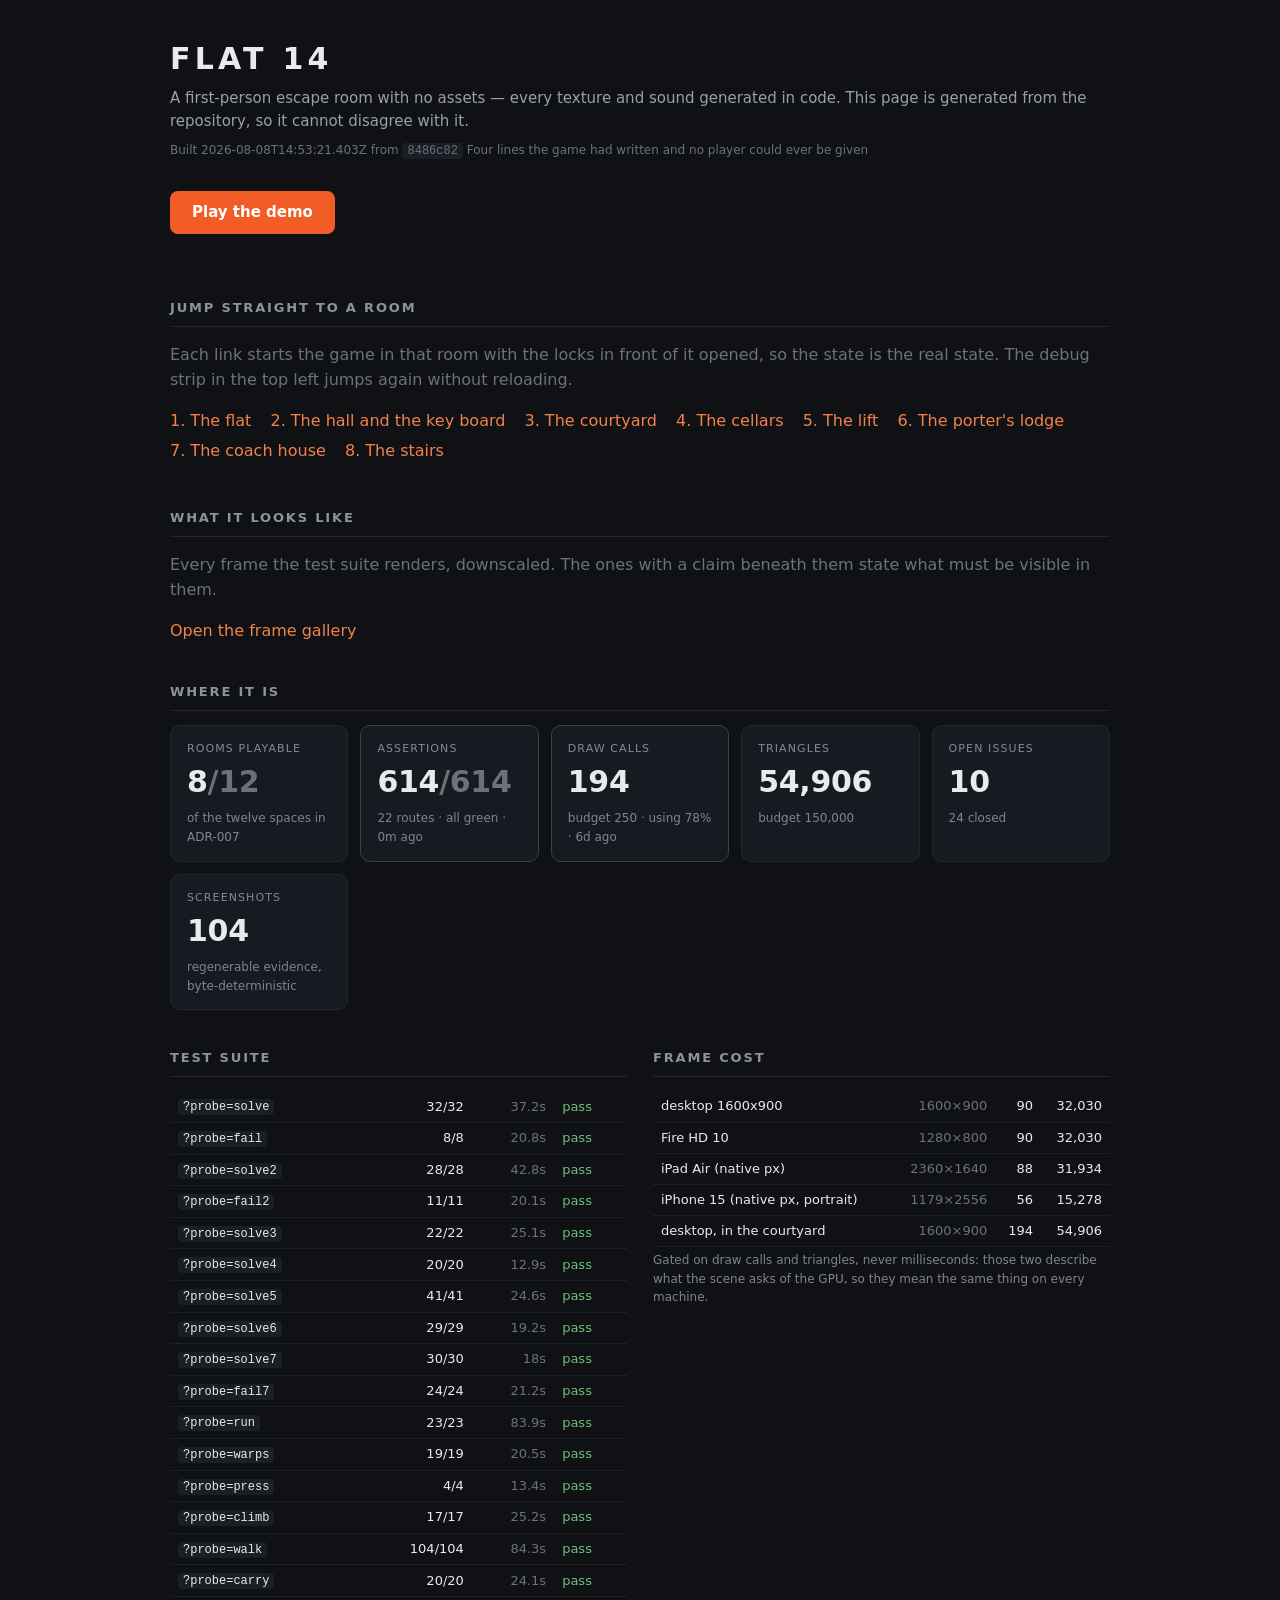
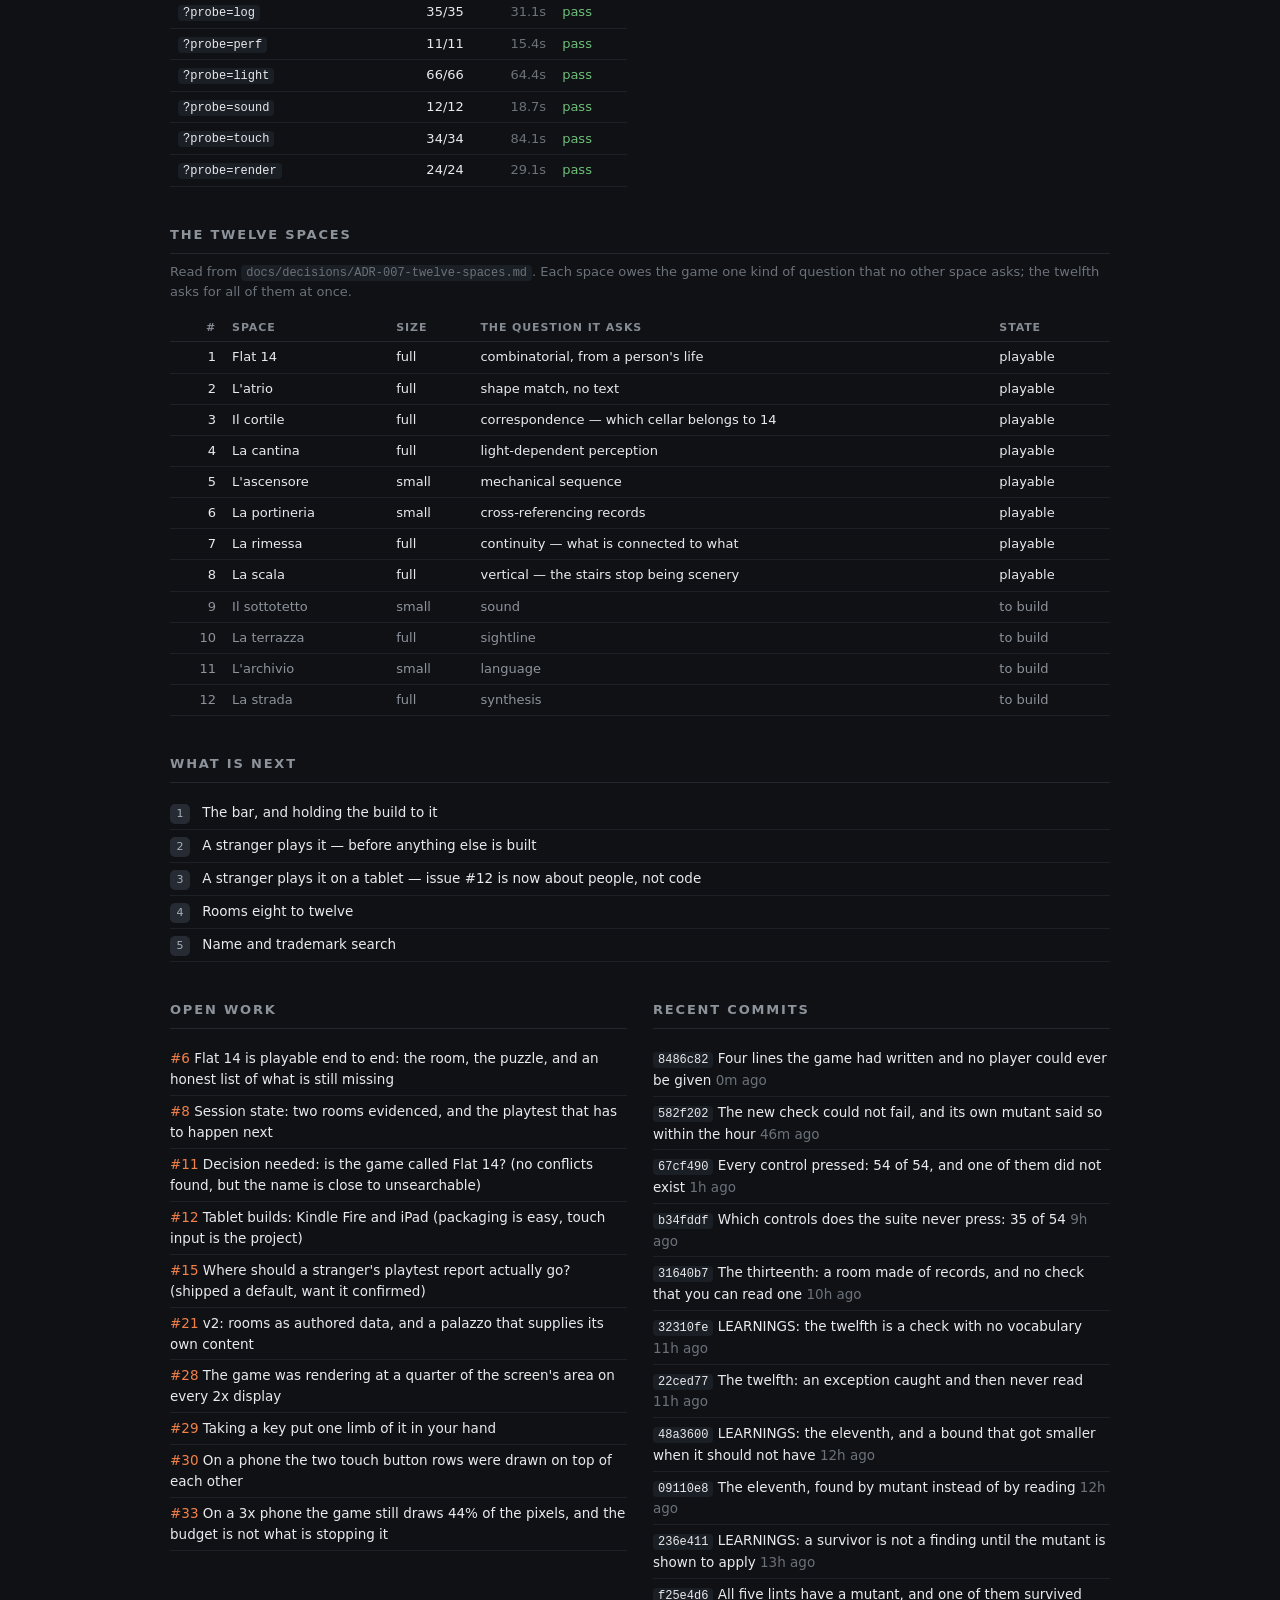
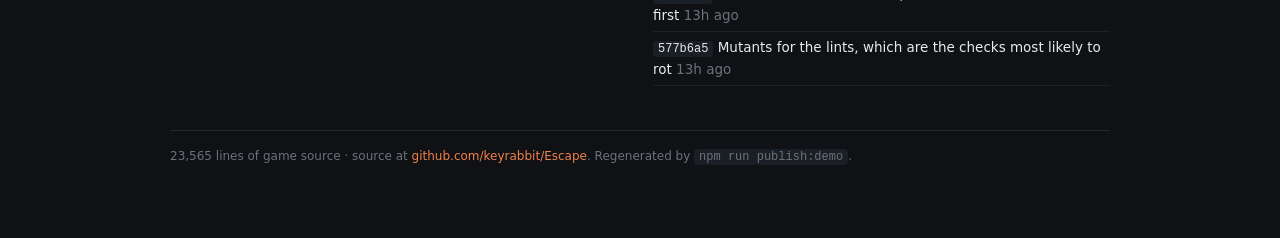
<file: flat-14/status/index.html>
<!DOCTYPE html>
<html lang="en">
<head>
<meta charset="utf-8">
<meta name="viewport" content="width=device-width,initial-scale=1">
<title>Flat 14 — project status</title>
<style>
  *{box-sizing:border-box}
  body{margin:0;background:#0f1115;color:#e9eaec;padding:36px 20px 80px;
    font-family:"Segoe UI",Inter,system-ui,-apple-system,sans-serif;line-height:1.55}
  main{max-width:940px;margin:0 auto}
  h1{font-size:30px;letter-spacing:.14em;margin:0 0 4px;font-weight:600}
  .lede{color:#9aa0a8;margin:0 0 8px;font-size:15px}
  .stamp{color:#6c727a;font-size:12px;margin:0 0 30px}
  h2{font-size:13px;letter-spacing:.14em;text-transform:uppercase;color:#8d939b;
    margin:38px 0 14px;font-weight:600;border-bottom:1px solid #22262d;padding-bottom:8px}
  .grid{display:grid;gap:12px;grid-template-columns:repeat(auto-fit,minmax(168px,1fr))}
  .card{background:#161a21;border:1px solid #232830;border-radius:10px;padding:14px 16px}
  .card.good{border-color:#2c4a33}
  .card.bad{border-color:#5c2b2b;background:#1d1315}
  .label{font-size:11px;letter-spacing:.1em;text-transform:uppercase;color:#858b93}
  .value{font-size:30px;font-weight:600;margin-top:2px;letter-spacing:-.01em}
  .note{font-size:12px;color:#7f858d;margin-top:4px}
  .cols{display:grid;gap:26px;grid-template-columns:1fr 1fr}
  @media(max-width:720px){.cols{grid-template-columns:1fr}}
  table{width:100%;border-collapse:collapse;font-size:13px}
  td{padding:5px 8px;border-bottom:1px solid #1c2027}
  .num{text-align:right;font-variant-numeric:tabular-nums}
  .ok{color:#6fbf7a}.no{color:#e2686a;font-weight:600}
  th{padding:5px 8px;text-align:left;font-size:11px;letter-spacing:.08em;
    text-transform:uppercase;color:#858b93;font-weight:600;border-bottom:1px solid #22262d}
  th.num{text-align:right}
  tr.shipped td{color:#e9eaec}
  table.wide tbody tr:not(.shipped) td{color:#8d939b}
  .dim{color:#6c727a}
  code{background:#1a1e25;padding:1px 5px;border-radius:4px;font-size:12px;
    font-family:ui-monospace,Consolas,monospace}
  ul{list-style:none;padding:0;margin:0;font-size:13.5px}
  li{padding:5px 0;border-bottom:1px solid #1c2027}
  a{color:#f2814a;text-decoration:none}
  a:hover{text-decoration:underline}
  .n{display:inline-block;width:20px;height:20px;line-height:20px;text-align:center;
    background:#262b33;border-radius:5px;font-size:11px;color:#a9afb7;margin-right:8px}
  .play{display:inline-block;background:#f25c26;color:#fff;padding:10px 22px;
    border-radius:8px;font-weight:600;font-size:15px;margin-bottom:26px}
  .play:hover{background:#ff6d38;text-decoration:none}
  .foot{margin-top:44px;color:#6c727a;font-size:12px;border-top:1px solid #22262d;padding-top:16px}
</style>
</head>
<body>
<main>
  <h1>FLAT 14</h1>
  <p class="lede">A first-person escape room with no assets — every texture and
  sound generated in code. This page is generated from the repository, so it
  cannot disagree with it.</p>
  <p class="stamp">Built 2026-08-08T14:53:21.403Z from
    <code>8486c82</code> Four lines the game had written and no player could ever be given</p>

  <a class="play" href="../">Play the demo</a>

  <h2>Jump straight to a room</h2>
  <p class="dim">Each link starts the game in that room with the locks in front
  of it opened, so the state is the real state. The debug strip in the top left
  jumps again without reloading.</p>
  <p><a href="../play/?debug=1&amp;room=1" style="display:inline-block;margin:0 14px 6px 0">1. The flat</a>
    <a href="../play/?debug=1&amp;room=2" style="display:inline-block;margin:0 14px 6px 0">2. The hall and the key board</a>
    <a href="../play/?debug=1&amp;room=3" style="display:inline-block;margin:0 14px 6px 0">3. The courtyard</a>
    <a href="../play/?debug=1&amp;room=4" style="display:inline-block;margin:0 14px 6px 0">4. The cellars</a>
    <a href="../play/?debug=1&amp;room=5" style="display:inline-block;margin:0 14px 6px 0">5. The lift</a>
    <a href="../play/?debug=1&amp;room=6" style="display:inline-block;margin:0 14px 6px 0">6. The porter's lodge</a>
    <a href="../play/?debug=1&amp;room=7" style="display:inline-block;margin:0 14px 6px 0">7. The coach house</a>
    <a href="../play/?debug=1&amp;room=8" style="display:inline-block;margin:0 14px 6px 0">8. The stairs</a></p>

  <h2>What it looks like</h2>
  <p class="dim">Every frame the test suite renders, downscaled. The ones with a
  claim beneath them state what must be visible in them.</p>
  <p><a href="../gallery/">Open the frame gallery</a></p>

  <h2>Where it is</h2>
  <div class="grid">
    <div class="card ">
      <div class="label">Rooms playable</div>
      <div class="value">8<span class="dim">/12</span></div>
      <div class="note">of the twelve spaces in ADR-007</div>
    </div>
    <div class="card good">
      <div class="label">Assertions</div>
      <div class="value">614<span class="dim">/614</span></div>
      <div class="note">22 routes · all green · 0m ago</div>
    </div>
    <div class="card good">
      <div class="label">Draw calls</div>
      <div class="value">194</div>
      <div class="note">budget 250 · using 78% · 6d ago</div>
    </div>
    <div class="card ">
      <div class="label">Triangles</div>
      <div class="value">54,906</div>
      <div class="note">budget 150,000</div>
    </div>
    <div class="card ">
      <div class="label">Open issues</div>
      <div class="value">10</div>
      <div class="note">24 closed</div>
    </div>
    <div class="card ">
      <div class="label">Screenshots</div>
      <div class="value">104</div>
      <div class="note">regenerable evidence, byte-deterministic</div>
    </div></div>

  <div class="cols">
    <div>
      <h2>Test suite</h2>
      <table>
    <tr>
      <td><code>?probe=solve</code></td>
      <td class="num">32/32</td>
      <td class="num dim">37.2s</td>
      <td class="ok">pass</td>
    </tr>
    <tr>
      <td><code>?probe=fail</code></td>
      <td class="num">8/8</td>
      <td class="num dim">20.8s</td>
      <td class="ok">pass</td>
    </tr>
    <tr>
      <td><code>?probe=solve2</code></td>
      <td class="num">28/28</td>
      <td class="num dim">42.8s</td>
      <td class="ok">pass</td>
    </tr>
    <tr>
      <td><code>?probe=fail2</code></td>
      <td class="num">11/11</td>
      <td class="num dim">20.1s</td>
      <td class="ok">pass</td>
    </tr>
    <tr>
      <td><code>?probe=solve3</code></td>
      <td class="num">22/22</td>
      <td class="num dim">25.1s</td>
      <td class="ok">pass</td>
    </tr>
    <tr>
      <td><code>?probe=solve4</code></td>
      <td class="num">20/20</td>
      <td class="num dim">12.9s</td>
      <td class="ok">pass</td>
    </tr>
    <tr>
      <td><code>?probe=solve5</code></td>
      <td class="num">41/41</td>
      <td class="num dim">24.6s</td>
      <td class="ok">pass</td>
    </tr>
    <tr>
      <td><code>?probe=solve6</code></td>
      <td class="num">29/29</td>
      <td class="num dim">19.2s</td>
      <td class="ok">pass</td>
    </tr>
    <tr>
      <td><code>?probe=solve7</code></td>
      <td class="num">30/30</td>
      <td class="num dim">18s</td>
      <td class="ok">pass</td>
    </tr>
    <tr>
      <td><code>?probe=fail7</code></td>
      <td class="num">24/24</td>
      <td class="num dim">21.2s</td>
      <td class="ok">pass</td>
    </tr>
    <tr>
      <td><code>?probe=run</code></td>
      <td class="num">23/23</td>
      <td class="num dim">83.9s</td>
      <td class="ok">pass</td>
    </tr>
    <tr>
      <td><code>?probe=warps</code></td>
      <td class="num">19/19</td>
      <td class="num dim">20.5s</td>
      <td class="ok">pass</td>
    </tr>
    <tr>
      <td><code>?probe=press</code></td>
      <td class="num">4/4</td>
      <td class="num dim">13.4s</td>
      <td class="ok">pass</td>
    </tr>
    <tr>
      <td><code>?probe=climb</code></td>
      <td class="num">17/17</td>
      <td class="num dim">25.2s</td>
      <td class="ok">pass</td>
    </tr>
    <tr>
      <td><code>?probe=walk</code></td>
      <td class="num">104/104</td>
      <td class="num dim">84.3s</td>
      <td class="ok">pass</td>
    </tr>
    <tr>
      <td><code>?probe=carry</code></td>
      <td class="num">20/20</td>
      <td class="num dim">24.1s</td>
      <td class="ok">pass</td>
    </tr>
    <tr>
      <td><code>?probe=log</code></td>
      <td class="num">35/35</td>
      <td class="num dim">31.1s</td>
      <td class="ok">pass</td>
    </tr>
    <tr>
      <td><code>?probe=perf</code></td>
      <td class="num">11/11</td>
      <td class="num dim">15.4s</td>
      <td class="ok">pass</td>
    </tr>
    <tr>
      <td><code>?probe=light</code></td>
      <td class="num">66/66</td>
      <td class="num dim">64.4s</td>
      <td class="ok">pass</td>
    </tr>
    <tr>
      <td><code>?probe=sound</code></td>
      <td class="num">12/12</td>
      <td class="num dim">18.7s</td>
      <td class="ok">pass</td>
    </tr>
    <tr>
      <td><code>?probe=touch</code></td>
      <td class="num">34/34</td>
      <td class="num dim">84.1s</td>
      <td class="ok">pass</td>
    </tr>
    <tr>
      <td><code>?probe=render</code></td>
      <td class="num">24/24</td>
      <td class="num dim">29.1s</td>
      <td class="ok">pass</td>
    </tr></table>
    </div>
    <div>
      <h2>Frame cost</h2>
      <table>
    <tr>
      <td>desktop 1600x900</td>
      <td class="num dim">1600×900</td>
      <td class="num">90</td>
      <td class="num">32,030</td>
    </tr>
    <tr>
      <td>Fire HD 10</td>
      <td class="num dim">1280×800</td>
      <td class="num">90</td>
      <td class="num">32,030</td>
    </tr>
    <tr>
      <td>iPad Air (native px)</td>
      <td class="num dim">2360×1640</td>
      <td class="num">88</td>
      <td class="num">31,934</td>
    </tr>
    <tr>
      <td>iPhone 15 (native px, portrait)</td>
      <td class="num dim">1179×2556</td>
      <td class="num">56</td>
      <td class="num">15,278</td>
    </tr>
    <tr>
      <td>desktop, in the courtyard</td>
      <td class="num dim">1600×900</td>
      <td class="num">194</td>
      <td class="num">54,906</td>
    </tr></table>
           <p class="note">Gated on draw calls and triangles, never milliseconds:
           those two describe what the scene asks of the GPU, so they mean the
           same thing on every machine.</p>
    </div>
  </div>

  <h2>The twelve spaces</h2>
  <p class="dim" style="margin:-6px 0 12px;font-size:13px">Read from
    <code>docs/decisions/ADR-007-twelve-spaces.md</code>. Each space owes the game one
    kind of question that no other space asks; the twelfth asks for all of them at once.</p>
  <table class="wide">
    <thead><tr><th class="num">#</th><th>space</th><th>size</th><th>the question it asks</th><th>state</th></tr></thead>
    <tbody>
    <tr class="shipped">
      <td class="num dim">1</td>
      <td>Flat 14</td>
      <td class="dim">full</td>
      <td>combinatorial, from a person's life</td>
      <td class="ok">playable</td>
    </tr>
    <tr class="shipped">
      <td class="num dim">2</td>
      <td>L'atrio</td>
      <td class="dim">full</td>
      <td>shape match, no text</td>
      <td class="ok">playable</td>
    </tr>
    <tr class="shipped">
      <td class="num dim">3</td>
      <td>Il cortile</td>
      <td class="dim">full</td>
      <td>correspondence — which cellar belongs to 14</td>
      <td class="ok">playable</td>
    </tr>
    <tr class="shipped">
      <td class="num dim">4</td>
      <td>La cantina</td>
      <td class="dim">full</td>
      <td>light-dependent perception</td>
      <td class="ok">playable</td>
    </tr>
    <tr class="shipped">
      <td class="num dim">5</td>
      <td>L'ascensore</td>
      <td class="dim">small</td>
      <td>mechanical sequence</td>
      <td class="ok">playable</td>
    </tr>
    <tr class="shipped">
      <td class="num dim">6</td>
      <td>La portineria</td>
      <td class="dim">small</td>
      <td>cross-referencing records</td>
      <td class="ok">playable</td>
    </tr>
    <tr class="shipped">
      <td class="num dim">7</td>
      <td>La rimessa</td>
      <td class="dim">full</td>
      <td>continuity — what is connected to what</td>
      <td class="ok">playable</td>
    </tr>
    <tr class="shipped">
      <td class="num dim">8</td>
      <td>La scala</td>
      <td class="dim">full</td>
      <td>vertical — the stairs stop being scenery</td>
      <td class="ok">playable</td>
    </tr>
    <tr class="">
      <td class="num dim">9</td>
      <td>Il sottotetto</td>
      <td class="dim">small</td>
      <td>sound</td>
      <td class="dim">to build</td>
    </tr>
    <tr class="">
      <td class="num dim">10</td>
      <td>La terrazza</td>
      <td class="dim">full</td>
      <td>sightline</td>
      <td class="dim">to build</td>
    </tr>
    <tr class="">
      <td class="num dim">11</td>
      <td>L'archivio</td>
      <td class="dim">small</td>
      <td>language</td>
      <td class="dim">to build</td>
    </tr>
    <tr class="">
      <td class="num dim">12</td>
      <td>La strada</td>
      <td class="dim">full</td>
      <td>synthesis</td>
      <td class="dim">to build</td>
    </tr></tbody>
  </table>

  <h2>What is next</h2>
  <ul><li><span class="n">1</span> The bar, and holding the build to it</li><li><span class="n">2</span> A stranger plays it — before anything else is built</li><li><span class="n">3</span> A stranger plays it on a tablet — issue #12 is now about people, not code</li><li><span class="n">4</span> Rooms eight to twelve</li><li><span class="n">5</span> Name and trademark search</li></ul>

  <div class="cols">
    <div>
      <h2>Open work</h2>
      <ul>
    <li><a href="https://github.com/keyrabbit/Escape/issues/6">#6</a>
      Flat 14 is playable end to end: the room, the puzzle, and an honest list of what is still missing</li>
    <li><a href="https://github.com/keyrabbit/Escape/issues/8">#8</a>
      Session state: two rooms evidenced, and the playtest that has to happen next</li>
    <li><a href="https://github.com/keyrabbit/Escape/issues/11">#11</a>
      Decision needed: is the game called Flat 14? (no conflicts found, but the name is close to unsearchable)</li>
    <li><a href="https://github.com/keyrabbit/Escape/issues/12">#12</a>
      Tablet builds: Kindle Fire and iPad (packaging is easy, touch input is the project)</li>
    <li><a href="https://github.com/keyrabbit/Escape/issues/15">#15</a>
      Where should a stranger's playtest report actually go? (shipped a default, want it confirmed)</li>
    <li><a href="https://github.com/keyrabbit/Escape/issues/21">#21</a>
      v2: rooms as authored data, and a palazzo that supplies its own content</li>
    <li><a href="https://github.com/keyrabbit/Escape/issues/28">#28</a>
      The game was rendering at a quarter of the screen's area on every 2x display</li>
    <li><a href="https://github.com/keyrabbit/Escape/issues/29">#29</a>
      Taking a key put one limb of it in your hand</li>
    <li><a href="https://github.com/keyrabbit/Escape/issues/30">#30</a>
      On a phone the two touch button rows were drawn on top of each other</li>
    <li><a href="https://github.com/keyrabbit/Escape/issues/33">#33</a>
      On a 3x phone the game still draws 44% of the pixels, and the budget is not what is stopping it</li></ul>
    </div>
    <div>
      <h2>Recent commits</h2>
      <ul>
    <li><code>8486c82</code> Four lines the game had written and no player could ever be given
      <span class="dim">0m ago</span></li>
    <li><code>582f202</code> The new check could not fail, and its own mutant said so within the hour
      <span class="dim">46m ago</span></li>
    <li><code>67cf490</code> Every control pressed: 54 of 54, and one of them did not exist
      <span class="dim">1h ago</span></li>
    <li><code>b34fddf</code> Which controls does the suite never press: 35 of 54
      <span class="dim">9h ago</span></li>
    <li><code>31640b7</code> The thirteenth: a room made of records, and no check that you can read one
      <span class="dim">10h ago</span></li>
    <li><code>32310fe</code> LEARNINGS: the twelfth is a check with no vocabulary
      <span class="dim">11h ago</span></li>
    <li><code>22ced77</code> The twelfth: an exception caught and then never read
      <span class="dim">11h ago</span></li>
    <li><code>48a3600</code> LEARNINGS: the eleventh, and a bound that got smaller when it should not have
      <span class="dim">12h ago</span></li>
    <li><code>09110e8</code> The eleventh, found by mutant instead of by reading
      <span class="dim">12h ago</span></li>
    <li><code>236e411</code> LEARNINGS: a survivor is not a finding until the mutant is shown to apply
      <span class="dim">13h ago</span></li>
    <li><code>f25e4d6</code> All five lints have a mutant, and one of them survived first
      <span class="dim">13h ago</span></li>
    <li><code>577b6a5</code> Mutants for the lints, which are the checks most likely to rot
      <span class="dim">13h ago</span></li></ul>
    </div>
  </div>

  <p class="foot">
    23,565 lines of game source · source at
    <a href="https://github.com/keyrabbit/Escape">github.com/keyrabbit/Escape</a>.
    Regenerated by <code>npm run publish:demo</code>.
  </p>
</main>
</body>
</html>
</file>
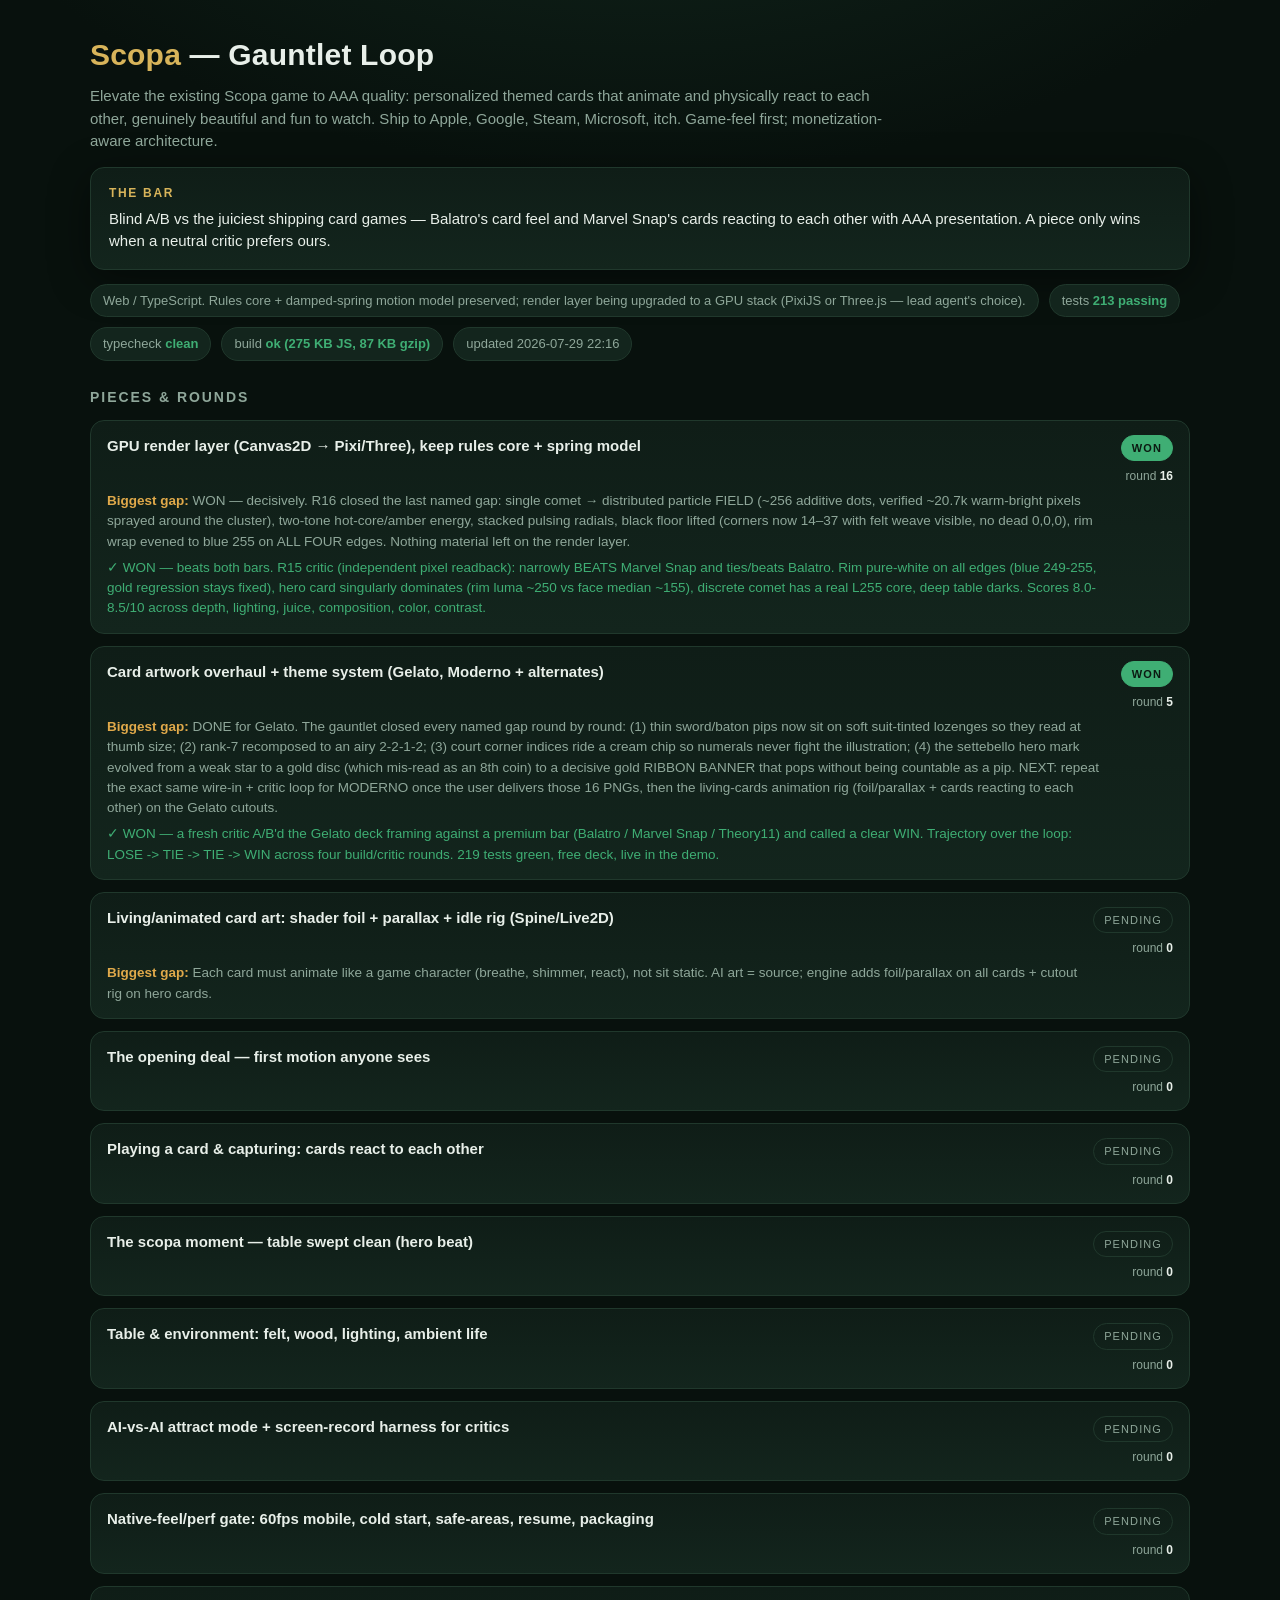
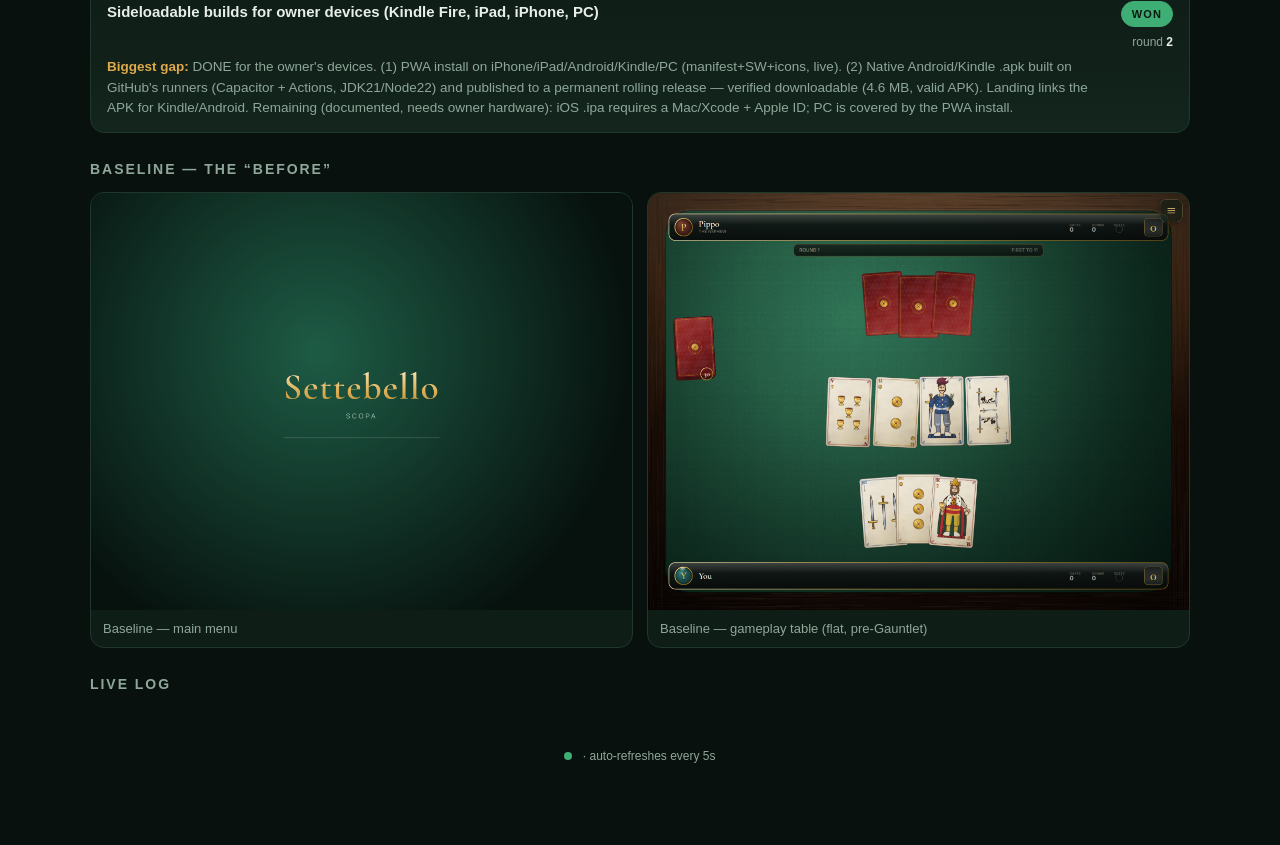
<file: scopa/board/index.html>
<!doctype html>
<html lang="en">
<head>
<meta charset="utf-8" />
<meta name="viewport" content="width=device-width, initial-scale=1" />
<title>Scopa — Gauntlet Loop</title>
<style>
  :root{
    --bg:#0a1410; --panel:#0f1d17; --panel2:#13251d; --line:#20382c;
    --ink:#e8efe9; --muted:#8fa79a; --gold:#d8b45a; --green:#3fae74;
    --amber:#e0a94a; --red:#d16a6a; --blue:#5a9bd8;
    --radius:14px; --shadow:0 10px 40px rgba(0,0,0,.45);
  }
  *{box-sizing:border-box}
  body{margin:0;background:radial-gradient(1200px 700px at 50% -10%,#12281e,#08110d 60%);
    color:var(--ink);font:15px/1.5 -apple-system,BlinkMacSystemFont,"Segoe UI",Roboto,Helvetica,Arial,sans-serif;
    min-height:100vh;padding:32px 20px 80px}
  .wrap{max-width:1100px;margin:0 auto}
  header{display:flex;flex-direction:column;gap:8px;margin-bottom:8px}
  h1{margin:0;font-size:30px;font-weight:700;letter-spacing:.2px}
  h1 .accent{color:var(--gold)}
  .sub{color:var(--muted);max-width:820px}
  .bar{background:linear-gradient(180deg,var(--panel),var(--panel2));border:1px solid var(--line);
    border-radius:var(--radius);padding:16px 18px;margin:14px 0;box-shadow:var(--shadow)}
  .bar h3{margin:0 0 6px;font-size:12px;letter-spacing:.14em;text-transform:uppercase;color:var(--gold)}
  .meta{display:flex;flex-wrap:wrap;gap:10px;margin:14px 0 6px}
  .chip{background:var(--panel2);border:1px solid var(--line);border-radius:999px;padding:6px 12px;font-size:13px;color:var(--muted)}
  .chip b{color:var(--green)}
  .chip.updated{color:var(--muted)}
  section{margin-top:26px}
  section h2{font-size:14px;letter-spacing:.14em;text-transform:uppercase;color:var(--muted);margin:0 0 12px}
  .pieces{display:grid;gap:12px}
  .piece{background:linear-gradient(180deg,var(--panel),var(--panel2));border:1px solid var(--line);
    border-radius:var(--radius);padding:14px 16px;display:grid;grid-template-columns:1fr auto;gap:6px 14px;align-items:start}
  .piece .title{font-weight:600}
  .piece .gap{grid-column:1/2;color:var(--muted);font-size:13.5px}
  .piece .gap b{color:var(--amber);font-weight:600}
  .piece .verdict{grid-column:1/2;font-size:13.5px;color:var(--green)}
  .side{display:flex;flex-direction:column;align-items:flex-end;gap:6px;white-space:nowrap}
  .status{font-size:11px;letter-spacing:.1em;text-transform:uppercase;padding:4px 10px;border-radius:999px;border:1px solid var(--line)}
  .s-pending{color:var(--muted)}
  .s-building{color:var(--amber);border-color:#5a4a22;background:#241d0e}
  .s-judging{color:var(--blue);border-color:#264056;background:#0e1c28}
  .s-won{color:#0c1a12;background:var(--green);border-color:var(--green);font-weight:700}
  .s-looping{color:var(--red);border-color:#5a2626;background:#241010}
  .round{font-size:12px;color:var(--muted)}
  .round b{color:var(--ink)}
  .shots{display:grid;grid-template-columns:repeat(auto-fit,minmax(320px,1fr));gap:14px}
  figure{margin:0;background:var(--panel);border:1px solid var(--line);border-radius:var(--radius);overflow:hidden}
  figure img{width:100%;display:block;background:#000}
  figcaption{padding:9px 12px;font-size:13px;color:var(--muted)}
  .log{border-left:2px solid var(--line);padding-left:16px;display:flex;flex-direction:column;gap:10px}
  .log .row{display:grid;grid-template-columns:52px 1fr;gap:12px;font-size:13.5px}
  .log time{color:var(--gold);font-variant-numeric:tabular-nums}
  .log .ev{color:var(--ink)}
  footer{margin-top:40px;color:var(--muted);font-size:12px;text-align:center}
  .dot{display:inline-block;width:8px;height:8px;border-radius:50%;background:var(--green);margin-right:7px;
    box-shadow:0 0 0 0 rgba(63,174,116,.6);animation:pulse 2s infinite}
  @keyframes pulse{0%{box-shadow:0 0 0 0 rgba(63,174,116,.5)}70%{box-shadow:0 0 0 8px rgba(63,174,116,0)}100%{box-shadow:0 0 0 0 rgba(63,174,116,0)}}
</style>
</head>
<body>
<div class="wrap">
  <header>
    <h1><span class="accent">Scopa</span> — Gauntlet Loop</h1>
    <div class="sub" id="goal"></div>
  </header>

  <div class="bar">
    <h3>The Bar</h3>
    <div id="bar"></div>
  </div>

  <div class="meta" id="meta"></div>

  <section>
    <h2>Pieces &amp; Rounds</h2>
    <div class="pieces" id="pieces"></div>
  </section>

  <section>
    <h2>Baseline — the &ldquo;before&rdquo;</h2>
    <div class="shots" id="baseline"></div>
  </section>

  <section id="afters-sec">
    <h2>Latest round — the &ldquo;after&rdquo; (GPU render layer)</h2>
    <div class="shots" id="afters"></div>
  </section>

  <section>
    <h2>Live Log</h2>
    <div class="log" id="log"></div>
  </section>

  <footer>
    <span class="dot"></span><span id="foot"></span> · auto-refreshes every 5s
  </footer>
</div>

<script>
const STATUS_CLASS = { pending:'s-pending', building:'s-building', judging:'s-judging', won:'s-won', looping:'s-looping' };
const esc = s => (s==null?'':String(s)).replace(/[&<>]/g, c => ({'&':'&amp;','<':'&lt;','>':'&gt;'}[c]));

async function load(){
  let d;
  try { d = await (await fetch('status.json?_='+Date.now())).json(); }
  catch(e){ document.getElementById('foot').textContent = 'status.json not reachable'; return; }

  document.getElementById('goal').textContent = d.goal || '';
  document.getElementById('bar').textContent = d.bar || '';

  const meta = [];
  if (d.stack) meta.push(`<span class="chip">${esc(d.stack)}</span>`);
  if (d.foundation){
    meta.push(`<span class="chip">tests <b>${esc(d.foundation.tests)}</b></span>`);
    meta.push(`<span class="chip">typecheck <b>${esc(d.foundation.typecheck)}</b></span>`);
    meta.push(`<span class="chip">build <b>${esc(d.foundation.build)}</b></span>`);
  }
  if (d.updated) meta.push(`<span class="chip updated">updated ${esc(d.updated)}</span>`);
  document.getElementById('meta').innerHTML = meta.join('');

  document.getElementById('pieces').innerHTML = (d.pieces||[]).map(p=>{
    const cls = STATUS_CLASS[p.status] || 's-pending';
    const gap = p.gap!==undefined?p.gap:p.biggest_gap;
    return `<div class="piece">
      <div class="title">${esc(p.title)}</div>
      <div class="side">
        <span class="status ${cls}">${esc(p.status)}</span>
        <span class="round">round <b>${esc(p.round||0)}</b></span>
      </div>
      ${gap?`<div class="gap"><b>Biggest gap:</b> ${esc(gap)}</div>`:''}
      ${p.verdict?`<div class="verdict">✓ ${esc(p.verdict)}</div>`:''}
    </div>`;
  }).join('');

  document.getElementById('baseline').innerHTML = (d.baseline||[]).map(s=>
    `<figure><img src="${esc(s.src)}" alt="${esc(s.label)}"><figcaption>${esc(s.label)}</figcaption></figure>`
  ).join('');

  const afters = d.afters||[];
  document.getElementById('afters-sec').style.display = afters.length ? '' : 'none';
  document.getElementById('afters').innerHTML = afters.map(s=>
    `<figure><img src="${esc(s.src)}" alt="${esc(s.label)}"><figcaption>${esc(s.label)}</figcaption></figure>`
  ).join('');

  document.getElementById('log').innerHTML = (d.log||[]).slice().reverse().map(l=>
    `<div class="row"><time>${esc(l.time)}</time><div class="ev">${esc(l.event)}</div></div>`
  ).join('');

  document.getElementById('foot').textContent = `${(d.pieces||[]).length} pieces tracked`;
}
load();
setInterval(load, 5000);
</script>
</body>
</html>
</file>
